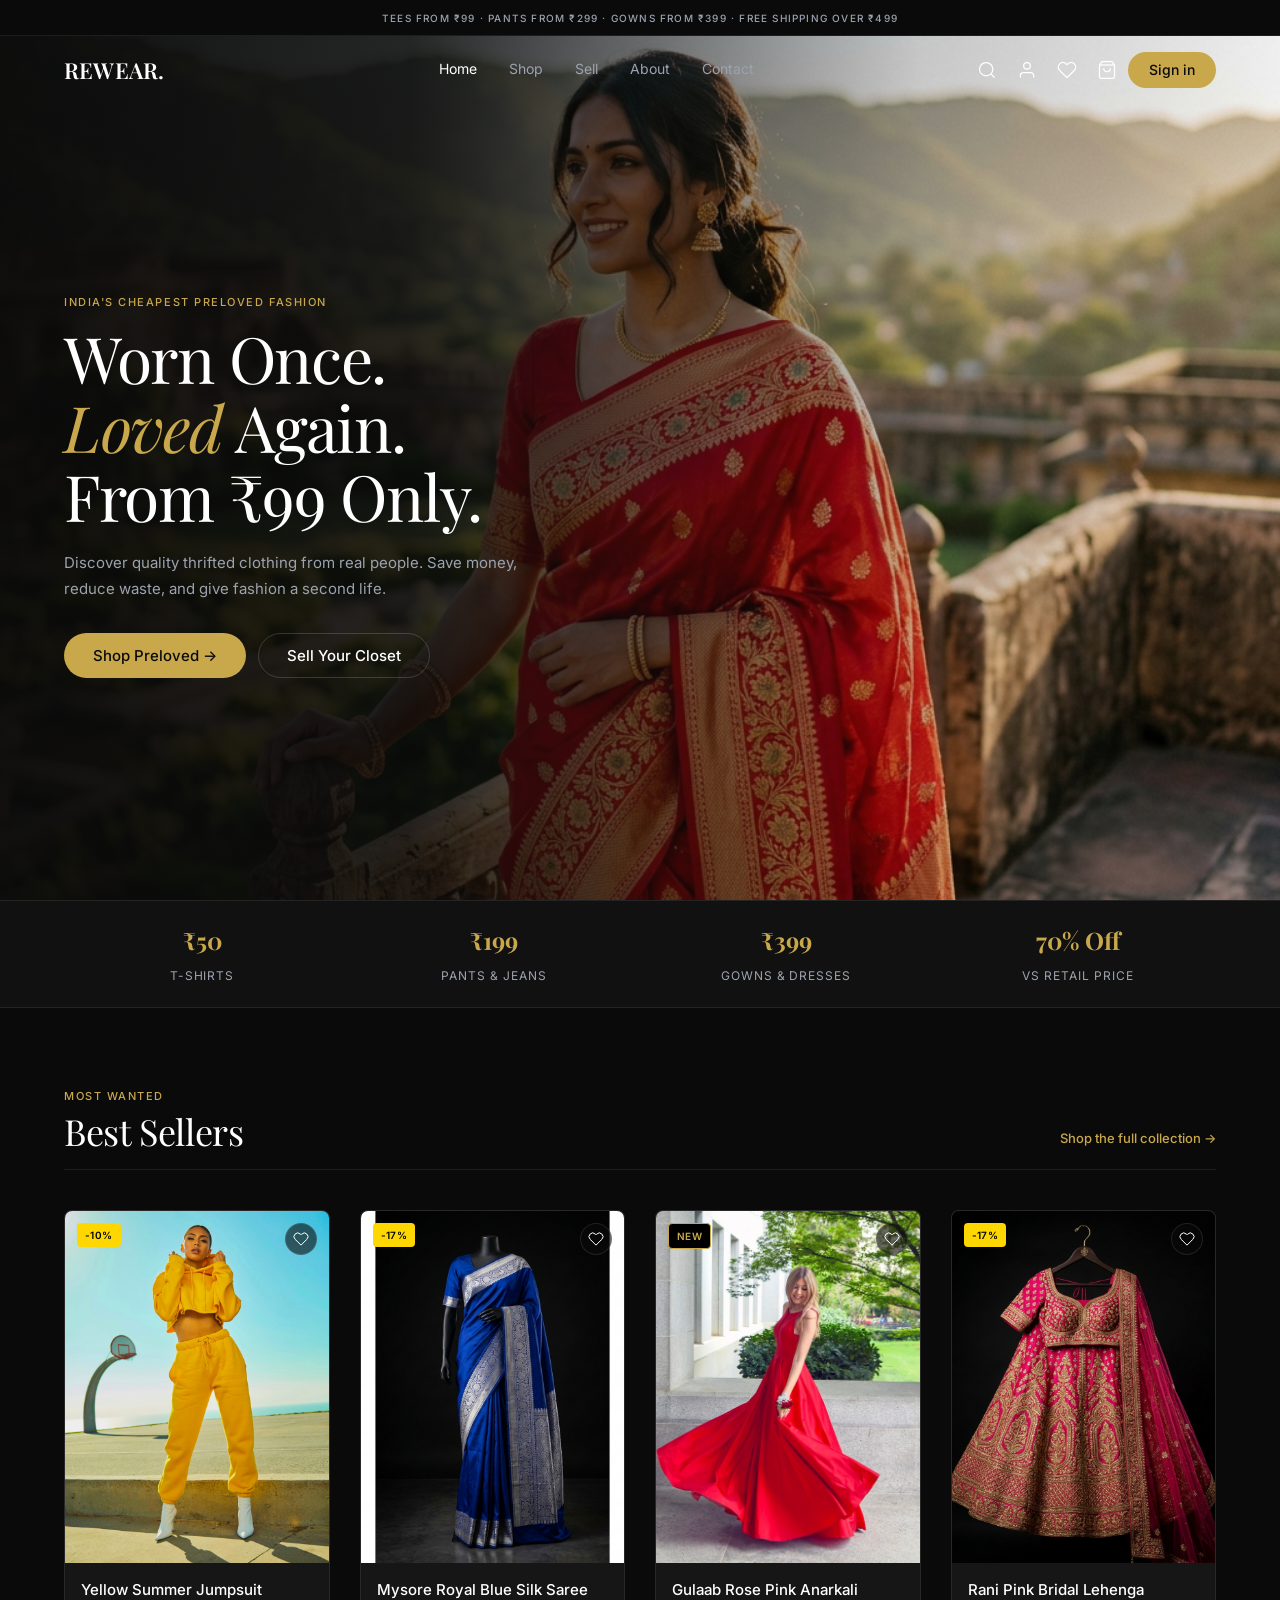
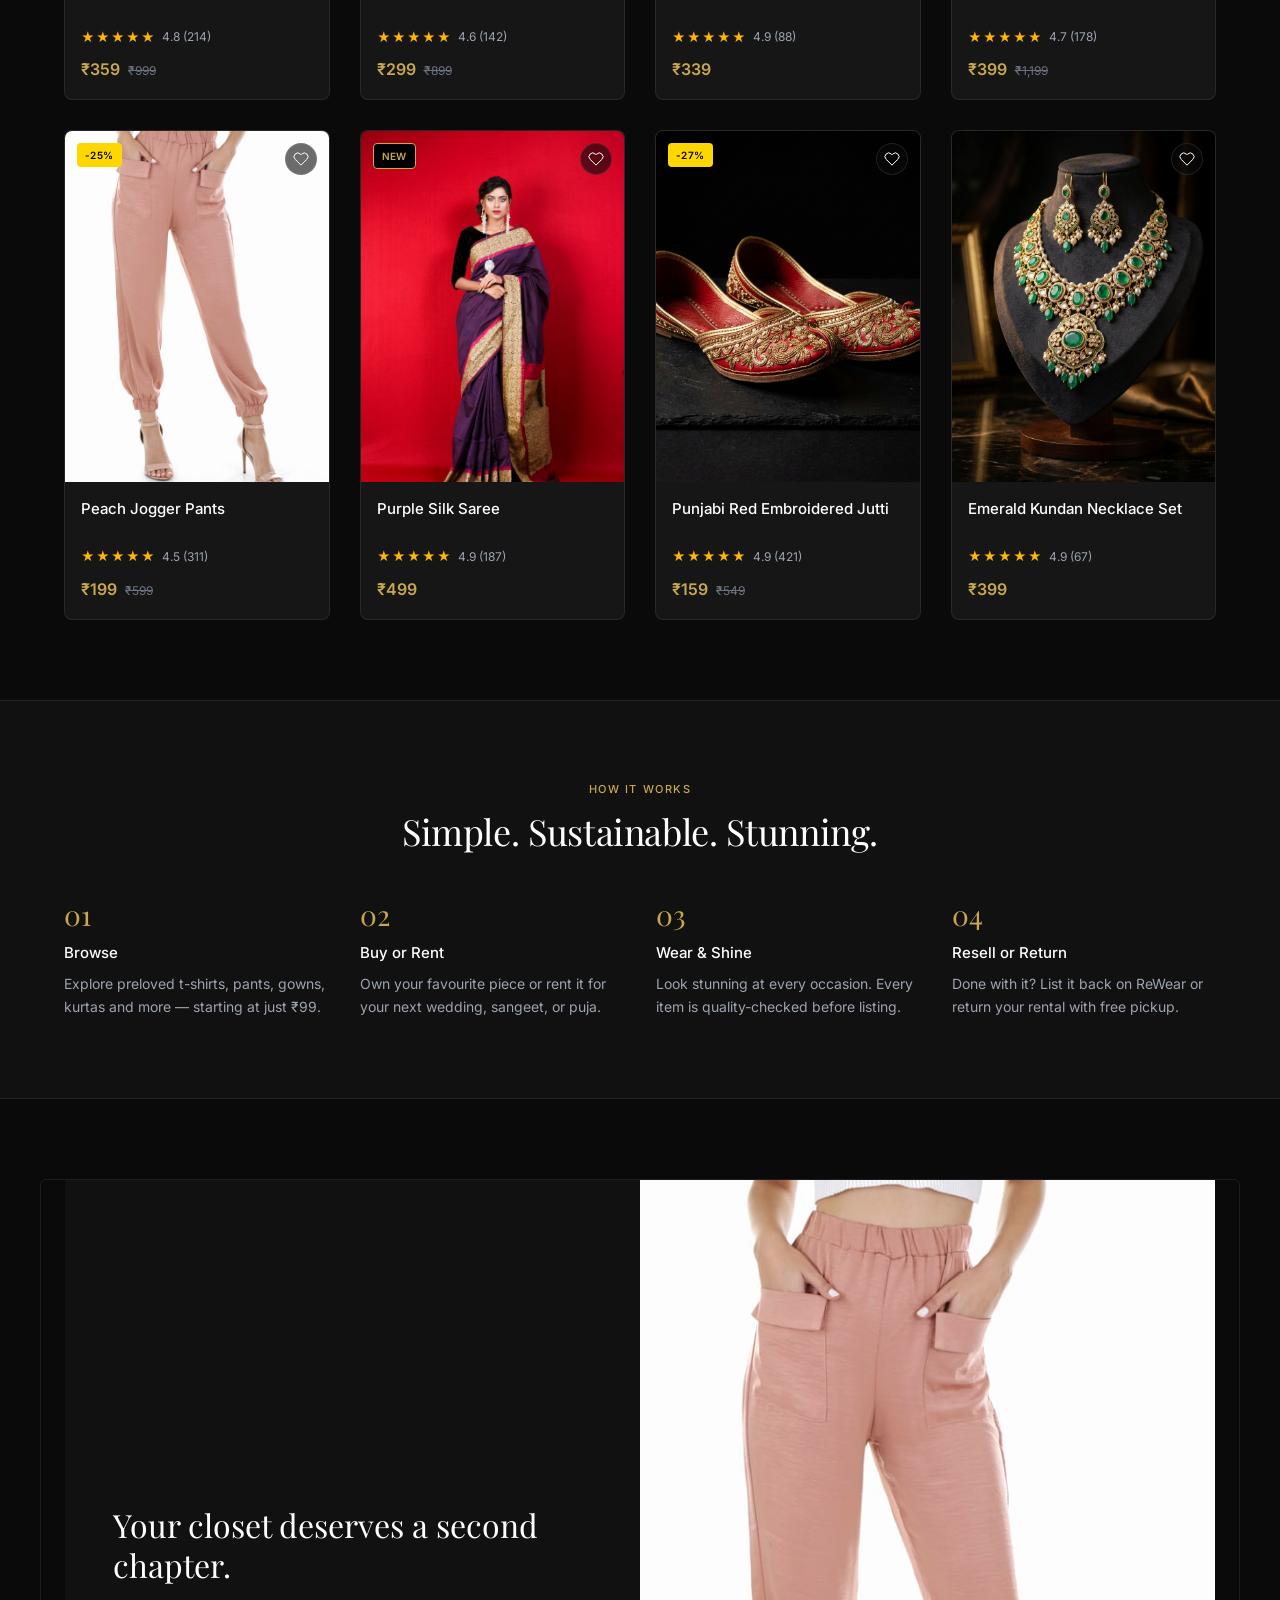
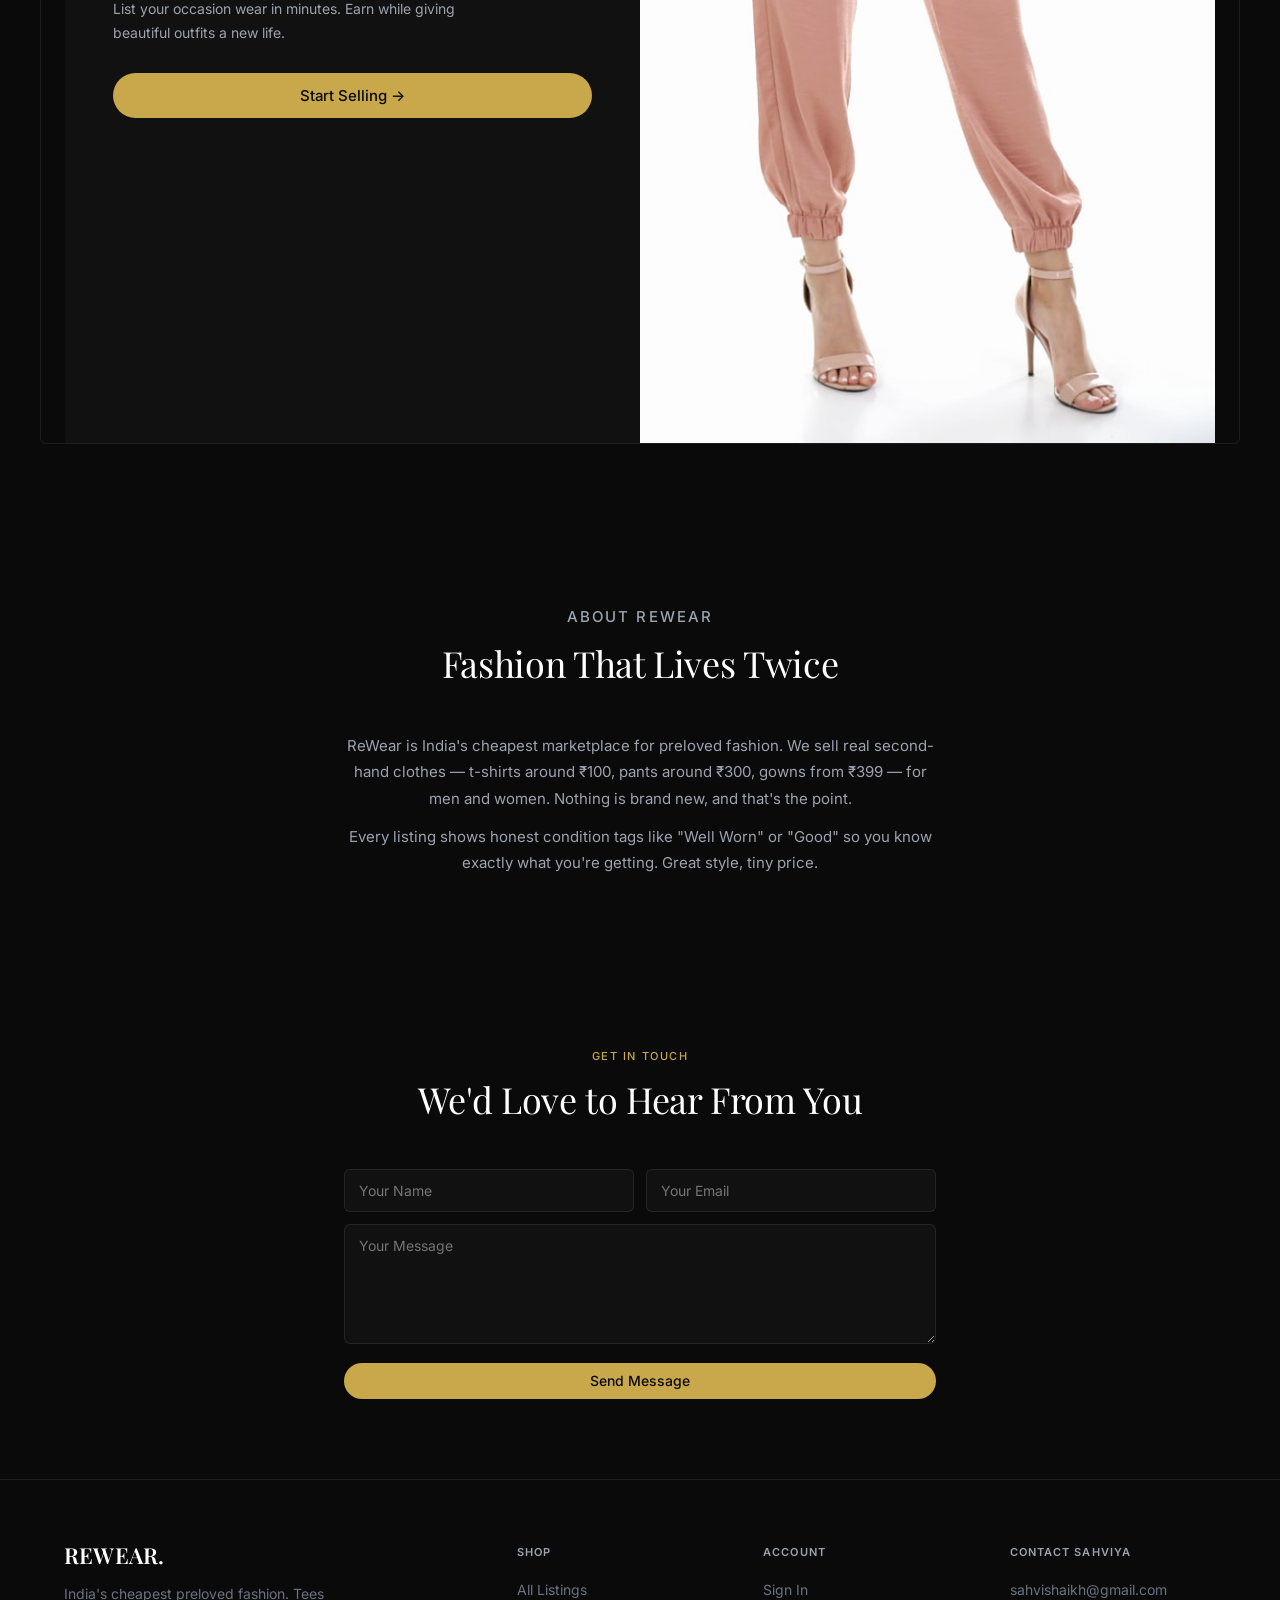
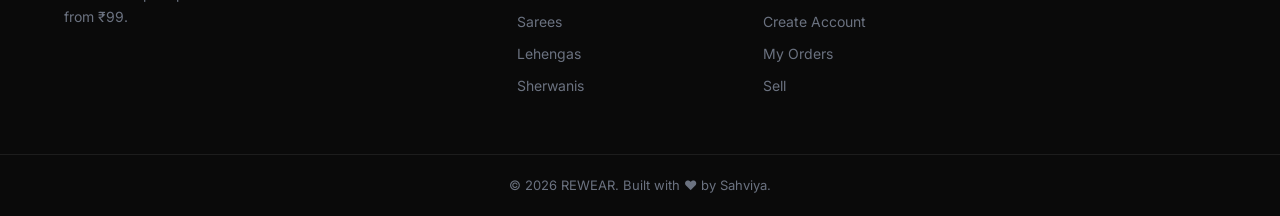
<file: frontend/index.html>
<!DOCTYPE html>
<html lang="en">

<head>
    <meta charset="UTF-8">
    <meta name="viewport" content="width=device-width, initial-scale=1.0">
    <title>REWEAR. — Preloved Indian Occasion Wear</title>
    <link rel="preconnect" href="https://fonts.googleapis.com">
    <link rel="preconnect" href="https://fonts.gstatic.com" crossorigin>
    <link
        href="https://fonts.googleapis.com/css2?family=Inter:wght@400;500;600&family=Playfair+Display:ital,wght@0,400;0,600;0,700;1,400;1,600&display=swap"
        rel="stylesheet">
    <link rel="stylesheet" href="style.css">
</head>

<body class="page-home">
    <div class="site-top" id="siteTop">
        <div class="announcement-bar">
            <div class="container announcement-bar__inner">
                TEES FROM ₹99 · PANTS FROM ₹299 · GOWNS FROM ₹399 · FREE SHIPPING OVER ₹499
            </div>
        </div>

        <header class="site-header">
            <div class="container navbar">
                <a href="index.html" class="logo">REWEAR.</a>

                <nav class="nav-links" aria-label="Main navigation">
                    <a href="index.html" class="active">Home</a>
                    <a href="marketplace.html">Shop</a>
                    <a href="seller-dashboard.html">Sell</a>
                    <a href="#about">About</a>
                    <a href="#contact">Contact</a>
                </nav>

                <div class="nav-actions">
                    <button class="icon-btn" type="button" aria-label="Search">
                        <svg width="20" height="20" viewBox="0 0 24 24" fill="none" stroke="currentColor"
                            stroke-width="1.5">
                            <circle cx="11" cy="11" r="8" />
                            <path d="m21 21-4.35-4.35" />
                        </svg>
                    </button>
                    <a href="buyer-dashboard.html" class="icon-btn" aria-label="Account">
                        <svg width="20" height="20" viewBox="0 0 24 24" fill="none" stroke="currentColor"
                            stroke-width="1.5">
                            <path d="M20 21v-2a4 4 0 0 0-4-4H8a4 4 0 0 0-4 4v2" />
                            <circle cx="12" cy="7" r="4" />
                        </svg>
                    </a>
                    <button class="icon-btn" type="button" aria-label="Wishlist" onclick="window.location.href='buyer-dashboard.html'">
                        <svg width="20" height="20" viewBox="0 0 24 24" fill="none" stroke="currentColor"
                            stroke-width="1.5">
                            <path
                                d="M20.84 4.61a5.5 5.5 0 0 0-7.78 0L12 5.67l-1.06-1.06a5.5 5.5 0 0 0-7.78 7.78l1.06 1.06L12 21.23l7.78-7.78 1.06-1.06a5.5 5.5 0 0 0 0-7.78z" />
                        </svg>
                    </button>
                    <button class="icon-btn" type="button" aria-label="Cart" onclick="window.location.href='cart.html'">
                        <svg width="20" height="20" viewBox="0 0 24 24" fill="none" stroke="currentColor"
                            stroke-width="1.5">
                            <path d="M6 2 3 6v14a2 2 0 0 0 2 2h14a2 2 0 0 0 2-2V6l-3-4z" />
                            <line x1="3" y1="6" x2="21" y2="6" />
                            <path d="M16 10a4 4 0 0 1-8 0" />
                        </svg>
                    </button>
                    <a href="login.html" class="btn btn-gold">Sign in</a>
                </div>

                <button class="mobile-menu-btn" type="button" aria-label="Open menu">
                    <svg width="22" height="22" viewBox="0 0 24 24" fill="none" stroke="currentColor"
                        stroke-width="1.5">
                        <line x1="3" y1="6" x2="21" y2="6" />
                        <line x1="3" y1="12" x2="21" y2="12" />
                        <line x1="3" y1="18" x2="21" y2="18" />
                    </svg>
                </button>
            </div>
        </header>
    </div>

    <section class="hero">
        <div class="hero__media">
            <img src="assets/carousel-1.png" alt="Young friends shopping for fashion">
        </div>
        <div class="hero__overlay"></div>
        <div class="container hero__inner">
            <div class="hero__content">
                <p class="eyebrow">INDIA'S CHEAPEST PRELOVED FASHION</p>
                <h1 class="hero__title">
                    Worn Once.<br>
                    <em>Loved</em> Again.<br>
                    From ₹99 Only.
                </h1>
                <p class="hero__text">Discover quality thrifted clothing from real people. Save money, reduce waste, and give fashion a second life.</p>
                <div class="hero__actions">
                    <a href="marketplace.html" class="btn btn-gold btn-lg">Shop Preloved →</a>
                    <a href="seller-dashboard.html" class="btn btn-outline btn-lg">Sell Your Closet</a>
                </div>
            </div>
        </div>
    </section>

    <section class="budget-strip">
        <div class="container budget-strip__grid">
            <div class="budget-strip__item">
                <strong>₹50</strong>
                <span>T-Shirts</span>
            </div>
            <div class="budget-strip__item">
                <strong>₹199</strong>
                <span>Pants & Jeans</span>
            </div>
            <div class="budget-strip__item">
                <strong>₹399</strong>
                <span>Gowns & Dresses</span>
            </div>
            <div class="budget-strip__item">
                <strong>70% Off</strong>
                <span>vs Retail Price</span>
            </div>
        </div>
    </section>



    <section class="section featured">
        <div class="container">
            <div class="section-header-row">
                <div class="section-head-left">
                    <p class="eyebrow">MOST WANTED</p>
                    <h2 class="section-head__title">Best Sellers</h2>
                </div>
                <a href="marketplace.html" class="shop-all-link">Shop the full collection &rarr;</a>
            </div>

            <div class="products-grid">
                <!-- Product 1 -->
                <a href="product-detail.html?id=yellow-jumpsuit" class="product-card-link">
                    <article class="product-card-v2">
                        <div class="product-card-v2__image-container">
                            <img src="assets/hero-fashion.jpg" alt="Yellow Summer Jumpsuit"
                                class="product-card-v2__img">
                            <span class="product-card-v2__badge badge-discount">-10%</span>
                            <button class="product-card-v2__wishlist-btn" type="button" aria-label="Add to wishlist"
                                onclick="event.preventDefault(); toggleWishlist(this, 'yellow-jumpsuit');">
                                <svg width="16" height="16" viewBox="0 0 24 24" fill="none" stroke="currentColor"
                                    stroke-width="1.5">
                                    <path
                                        d="M20.84 4.61a5.5 5.5 0 0 0-7.78 0L12 5.67l-1.06-1.06a5.5 5.5 0 0 0-7.78 7.78l1.06 1.06L12 21.23l7.78-7.78 1.06-1.06a5.5 5.5 0 0 0 0-7.78z" />
                                </svg>
                            </button>
                        </div>
                        <div class="product-card-v2__details">
                            <h3 class="product-card-v2__title">Yellow Summer Jumpsuit</h3>
                            <div class="product-card-v2__rating">
                                <div class="stars-gold">★★★★★</div>
                                <span class="rating-text">4.8 (214)</span>
                            </div>
                            <div class="product-card-v2__pricing">
                                <span class="price-now">₹359</span>
                                <span class="price-was">₹999</span>
                            </div>
                        </div>
                    </article>
                </a>

                <!-- Product 2 -->
                <a href="product-detail.html?id=mysore-saree" class="product-card-link">
                    <article class="product-card-v2">
                        <div class="product-card-v2__image-container">
                            <img src="assets/mysore-blue-saree.png" alt="Mysore Royal Blue Silk Saree"
                                class="product-card-v2__img">
                            <span class="product-card-v2__badge badge-discount">-17%</span>
                            <button class="product-card-v2__wishlist-btn" type="button" aria-label="Add to wishlist"
                                onclick="event.preventDefault(); toggleWishlist(this, 'mysore-saree');">
                                <svg width="16" height="16" viewBox="0 0 24 24" fill="none" stroke="currentColor"
                                    stroke-width="1.5">
                                    <path
                                        d="M20.84 4.61a5.5 5.5 0 0 0-7.78 0L12 5.67l-1.06-1.06a5.5 5.5 0 0 0-7.78 7.78l1.06 1.06L12 21.23l7.78-7.78 1.06-1.06a5.5 5.5 0 0 0 0-7.78z" />
                                </svg>
                            </button>
                        </div>
                        <div class="product-card-v2__details">
                            <h3 class="product-card-v2__title">Mysore Royal Blue Silk Saree</h3>
                            <div class="product-card-v2__rating">
                                <div class="stars-gold">★★★★★</div>
                                <span class="rating-text">4.6 (142)</span>
                            </div>
                            <div class="product-card-v2__pricing">
                                <span class="price-now">₹299</span>
                                <span class="price-was">₹899</span>
                            </div>
                        </div>
                    </article>
                </a>

                <!-- Product 3 -->
                <a href="product-detail.html?id=rose-pink-anarkali" class="product-card-link">
                    <article class="product-card-v2">
                        <div class="product-card-v2__image-container">
                            <img src="assets/product-anarkali.jpg" alt="Gulaab Rose Pink Anarkali"
                                class="product-card-v2__img">
                            <span class="product-card-v2__badge badge-new">NEW</span>
                            <button class="product-card-v2__wishlist-btn" type="button" aria-label="Add to wishlist"
                                onclick="event.preventDefault(); toggleWishlist(this, 'rose-pink-anarkali');">
                                <svg width="16" height="16" viewBox="0 0 24 24" fill="none" stroke="currentColor"
                                    stroke-width="1.5">
                                    <path
                                        d="M20.84 4.61a5.5 5.5 0 0 0-7.78 0L12 5.67l-1.06-1.06a5.5 5.5 0 0 0-7.78 7.78l1.06 1.06L12 21.23l7.78-7.78 1.06-1.06a5.5 5.5 0 0 0 0-7.78z" />
                                </svg>
                            </button>
                        </div>
                        <div class="product-card-v2__details">
                            <h3 class="product-card-v2__title">Gulaab Rose Pink Anarkali</h3>
                            <div class="product-card-v2__rating">
                                <div class="stars-gold">★★★★★</div>
                                <span class="rating-text">4.9 (88)</span>
                            </div>
                            <div class="product-card-v2__pricing">
                                <span class="price-now">₹339</span>
                            </div>
                        </div>
                    </article>
                </a>

                <!-- Product 4 -->
                <a href="product-detail.html?id=pink-lehenga" class="product-card-link">
                    <article class="product-card-v2">
                        <div class="product-card-v2__image-container">
                            <img src="assets/product-lehenga.png" alt="Rani Pink Bridal Lehenga"
                                class="product-card-v2__img">
                            <span class="product-card-v2__badge badge-discount">-17%</span>
                            <button class="product-card-v2__wishlist-btn" type="button" aria-label="Add to wishlist"
                                onclick="event.preventDefault(); toggleWishlist(this, 'pink-lehenga');">
                                <svg width="16" height="16" viewBox="0 0 24 24" fill="none" stroke="currentColor"
                                    stroke-width="1.5">
                                    <path
                                        d="M20.84 4.61a5.5 5.5 0 0 0-7.78 0L12 5.67l-1.06-1.06a5.5 5.5 0 0 0-7.78 7.78l1.06 1.06L12 21.23l7.78-7.78 1.06-1.06a5.5 5.5 0 0 0 0-7.78z" />
                                </svg>
                            </button>
                        </div>
                        <div class="product-card-v2__details">
                            <h3 class="product-card-v2__title">Rani Pink Bridal Lehenga</h3>
                            <div class="product-card-v2__rating">
                                <div class="stars-gold">★★★★★</div>
                                <span class="rating-text">4.7 (178)</span>
                            </div>
                            <div class="product-card-v2__pricing">
                                <span class="price-now">₹399</span>
                                <span class="price-was">₹1,199</span>
                            </div>
                        </div>
                    </article>
                </a>

                <!-- Product 5 -->
                <a href="product-detail.html?id=peach-joggers" class="product-card-link">
                    <article class="product-card-v2">
                        <div class="product-card-v2__image-container">
                            <img src="assets/product-kurta.jpg" alt="Peach Jogger Pants" class="product-card-v2__img">
                            <span class="product-card-v2__badge badge-discount">-25%</span>
                            <button class="product-card-v2__wishlist-btn" type="button" aria-label="Add to wishlist"
                                onclick="event.preventDefault(); toggleWishlist(this, 'peach-joggers');">
                                <svg width="16" height="16" viewBox="0 0 24 24" fill="none" stroke="currentColor"
                                    stroke-width="1.5">
                                    <path
                                        d="M20.84 4.61a5.5 5.5 0 0 0-7.78 0L12 5.67l-1.06-1.06a5.5 5.5 0 0 0-7.78 7.78l1.06 1.06L12 21.23l7.78-7.78 1.06-1.06a5.5 5.5 0 0 0 0-7.78z" />
                                </svg>
                            </button>
                        </div>
                        <div class="product-card-v2__details">
                            <h3 class="product-card-v2__title">Peach Jogger Pants</h3>
                            <div class="product-card-v2__rating">
                                <div class="stars-gold">★★★★★</div>
                                <span class="rating-text">4.5 (311)</span>
                            </div>
                            <div class="product-card-v2__pricing">
                                <span class="price-now">₹199</span>
                                <span class="price-was">₹599</span>
                            </div>
                        </div>
                    </article>
                </a>

                <!-- Product 6 -->
                <a href="product-detail.html?id=purple-saree" class="product-card-link">
                    <article class="product-card-v2">
                        <div class="product-card-v2__image-container">
                            <img src="assets/product-sherwani.jpg" alt="Purple Silk Saree"
                                class="product-card-v2__img">
                            <span class="product-card-v2__badge badge-new">NEW</span>
                            <button class="product-card-v2__wishlist-btn" type="button" aria-label="Add to wishlist"
                                onclick="event.preventDefault(); toggleWishlist(this, 'purple-saree');">
                                <svg width="16" height="16" viewBox="0 0 24 24" fill="none" stroke="currentColor"
                                    stroke-width="1.5">
                                    <path
                                        d="M20.84 4.61a5.5 5.5 0 0 0-7.78 0L12 5.67l-1.06-1.06a5.5 5.5 0 0 0-7.78 7.78l1.06 1.06L12 21.23l7.78-7.78 1.06-1.06a5.5 5.5 0 0 0 0-7.78z" />
                                </svg>
                            </button>
                        </div>
                        <div class="product-card-v2__details">
                            <h3 class="product-card-v2__title">Purple Silk Saree</h3>
                            <div class="product-card-v2__rating">
                                <div class="stars-gold">★★★★★</div>
                                <span class="rating-text">4.9 (187)</span>
                            </div>
                            <div class="product-card-v2__pricing">
                                <span class="price-now">₹499</span>
                            </div>
                        </div>
                    </article>
                </a>

                <!-- Product 7 -->
                <a href="product-detail.html?id=red-jutti" class="product-card-link">
                    <article class="product-card-v2">
                        <div class="product-card-v2__image-container">
                            <img src="assets/punjabi-red-jutti.png" alt="Punjabi Red Embroidered Jutti"
                                class="product-card-v2__img">
                            <span class="product-card-v2__badge badge-discount">-27%</span>
                            <button class="product-card-v2__wishlist-btn" type="button" aria-label="Add to wishlist"
                                onclick="event.preventDefault(); toggleWishlist(this, 'red-jutti');">
                                <svg width="16" height="16" viewBox="0 0 24 24" fill="none" stroke="currentColor"
                                    stroke-width="1.5">
                                    <path
                                        d="M20.84 4.61a5.5 5.5 0 0 0-7.78 0L12 5.67l-1.06-1.06a5.5 5.5 0 0 0-7.78 7.78l1.06 1.06L12 21.23l7.78-7.78 1.06-1.06a5.5 5.5 0 0 0 0-7.78z" />
                                </svg>
                            </button>
                        </div>
                        <div class="product-card-v2__details">
                            <h3 class="product-card-v2__title">Punjabi Red Embroidered Jutti</h3>
                            <div class="product-card-v2__rating">
                                <div class="stars-gold">★★★★★</div>
                                <span class="rating-text">4.9 (421)</span>
                            </div>
                            <div class="product-card-v2__pricing">
                                <span class="price-now">₹159</span>
                                <span class="price-was">₹549</span>
                            </div>
                        </div>
                    </article>
                </a>

                <!-- Product 8 -->
                <a href="product-detail.html?id=kundan-necklace" class="product-card-link">
                    <article class="product-card-v2">
                        <div class="product-card-v2__image-container">
                            <img src="assets/emerald-kundan-necklace.png" alt="Emerald Kundan Necklace Set"
                                class="product-card-v2__img">
                            <button class="product-card-v2__wishlist-btn" type="button" aria-label="Add to wishlist"
                                onclick="event.preventDefault(); toggleWishlist(this, 'kundan-necklace');">
                                <svg width="16" height="16" viewBox="0 0 24 24" fill="none" stroke="currentColor"
                                    stroke-width="1.5">
                                    <path
                                        d="M20.84 4.61a5.5 5.5 0 0 0-7.78 0L12 5.67l-1.06-1.06a5.5 5.5 0 0 0-7.78 7.78l1.06 1.06L12 21.23l7.78-7.78 1.06-1.06a5.5 5.5 0 0 0 0-7.78z" />
                                </svg>
                            </button>
                        </div>
                        <div class="product-card-v2__details">
                            <h3 class="product-card-v2__title">Emerald Kundan Necklace Set</h3>
                            <div class="product-card-v2__rating">
                                <div class="stars-gold">★★★★★</div>
                                <span class="rating-text">4.9 (67)</span>
                            </div>
                            <div class="product-card-v2__pricing">
                                <span class="price-now">₹399</span>
                            </div>
                        </div>
                    </article>
                </a>
            </div>
        </div>
    </section>

    <section class="section how-it-works" id="how-it-works">
        <div class="container">
            <header class="section-head">
                <p class="eyebrow">HOW IT WORKS</p>
                <h2 class="section-head__title">Simple. Sustainable. Stunning.</h2>
            </header>
            <div class="steps-grid">
                <div class="step-card">
                    <span class="step-card__num">01</span>
                    <h3>Browse</h3>
                    <p>Explore preloved t-shirts, pants, gowns, kurtas and more — starting at just ₹99.</p>
                </div>
                <div class="step-card">
                    <span class="step-card__num">02</span>
                    <h3>Buy or Rent</h3>
                    <p>Own your favourite piece or rent it for your next wedding, sangeet, or puja.</p>
                </div>
                <div class="step-card">
                    <span class="step-card__num">03</span>
                    <h3>Wear & Shine</h3>
                    <p>Look stunning at every occasion. Every item is quality-checked before listing.</p>
                </div>
                <div class="step-card">
                    <span class="step-card__num">04</span>
                    <h3>Resell or Return</h3>
                    <p>Done with it? List it back on ReWear or return your rental with free pickup.</p>
                </div>
            </div>
        </div>
    </section>

    <section class="section promo">
        <div class="container promo__grid">
            <div class="promo__copy">
                <h2>Your closet deserves a second chapter.</h2>
                <p>List your occasion wear in minutes. Earn while giving beautiful outfits a new life.</p>
                <a href="seller-dashboard.html" class="btn btn-gold btn-lg">Start Selling →</a>
            </div>
            <div class="promo__media">
                <img src="assets/product-kurta.jpg" alt="Traditional Indian wear">
            </div>
        </div>
    </section>

    <section class="section about" id="about">
        <div class="container about__inner">
            <header class="section-head">
                <p class="eyebrow">ABOUT REWEAR</p>
                <h2 class="section-head__title">Fashion That Lives Twice</h2>
            </header>
            <p>ReWear is India's cheapest marketplace for preloved fashion. We sell real second-hand clothes — t-shirts
                around ₹100, pants around ₹300, gowns from ₹399 — for men and women. Nothing is brand new, and that's
                the point.</p>
            <p>Every listing shows honest condition tags like "Well Worn" or "Good" so you know exactly what you're
                getting. Great style, tiny price.</p>
        </div>
    </section>

    <section class="section contact" id="contact">
        <div class="container contact__inner">
            <header class="section-head">
                <p class="eyebrow">GET IN TOUCH</p>
                <h2 class="section-head__title">We'd Love to Hear From You</h2>
            </header>
            <form class="contact-form">
                <div class="form-row">
                    <input type="text" placeholder="Your Name" required>
                    <input type="email" placeholder="Your Email" required>
                </div>
                <textarea placeholder="Your Message" rows="4" required></textarea>
                <button type="submit" class="btn btn-gold btn-block">Send Message</button>
            </form>
        </div>
    </section>

    <footer class="site-footer">
        <div class="container footer__grid">
            <div class="footer__brand">
                <span class="logo">REWEAR.</span>
                <p>India's cheapest preloved fashion. Tees from ₹99.</p>
            </div>
            <div class="footer__col">
                <h4>Shop</h4>
                <ul>
                    <li><a href="marketplace.html">All Listings</a></li>
                    <li><a href="marketplace.html">Sarees</a></li>
                    <li><a href="marketplace.html">Lehengas</a></li>
                    <li><a href="marketplace.html">Sherwanis</a></li>
                </ul>
            </div>
            <div class="footer__col">
                <h4>Account</h4>
                <ul>
                    <li><a href="login.html">Sign In</a></li>
                    <li><a href="register.html">Create Account</a></li>
                    <li><a href="buyer-dashboard.html">My Orders</a></li>
                    <li><a href="seller-dashboard.html">Sell</a></li>
                </ul>
            </div>
            <div class="footer__col">
                <h4>Contact Sahviya</h4>
                <ul>
                    <li><a href="mailto:sahvishaikh@gmail.com">sahvishaikh@gmail.com</a></li>
                </ul>
            </div>
        </div>
        <div class="footer__bottom">
            <div class="container">
                <p>&copy; 2026 REWEAR. Built with ❤️ by Sahviya.</p>
            </div>
        </div>
    </footer>

    <script src="script.js?v=5"></script>
</body>

</html>
</file>
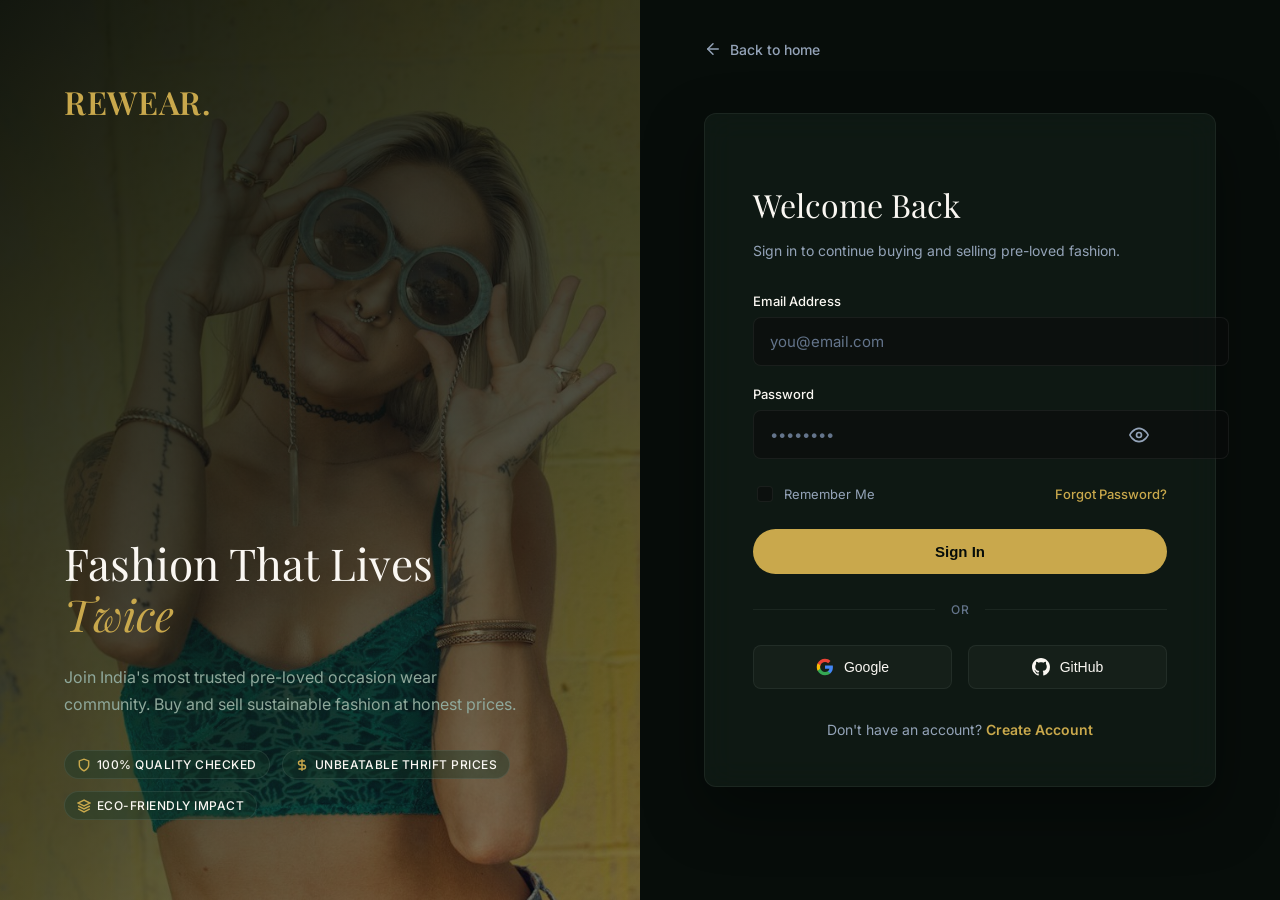
<file: frontend/admin-dashboard.html>
<!DOCTYPE html>
<html lang="en">
<head>
    <meta charset="UTF-8">
    <meta name="viewport" content="width=device-width, initial-scale=1.0">
    <title>Admin — REWEAR.</title>
    <link rel="preconnect" href="https://fonts.googleapis.com">
    <link rel="preconnect" href="https://fonts.gstatic.com" crossorigin>
    <link href="https://fonts.googleapis.com/css2?family=Inter:wght@400;500;600&family=Playfair+Display:wght@400;600&display=swap" rel="stylesheet">
    <link rel="stylesheet" href="style.css">
</head>
<body class="page-inner">
    <div class="site-top" id="siteTop">
        <div class="announcement-bar">
            <div class="container announcement-bar__inner">
                TEES FROM ₹99 · PANTS FROM ₹299 · GOWNS FROM ₹399 · FREE SHIPPING OVER ₹499
            </div>
        </div>
        <header class="site-header">
            <div class="container navbar">
                <a href="index.html" class="logo">REWEAR.</a>
                <nav class="nav-links" aria-label="Main navigation">
                    <a href="index.html">Home</a>
                    <a href="admin-dashboard.html" class="active">Admin</a>
                </nav>
                <div class="nav-actions">
                    <a href="login.html" class="btn btn-outline btn-sm">Sign in</a>
                </div>
                <button class="mobile-menu-btn" type="button" aria-label="Open menu"><svg width="22" height="22" viewBox="0 0 24 24" fill="none" stroke="currentColor" stroke-width="1.5"><line x1="3" y1="6" x2="21" y2="6"/><line x1="3" y1="12" x2="21" y2="12"/><line x1="3" y1="18" x2="21" y2="18"/></svg></button>
            </div>
        </header>
    </div>

    <main class="container">
        <section class="dashboard-header">
            <h2>Admin Dashboard</h2>
            <p>Manage users, products, and platform operations</p>
        </section>

        <section class="dashboard-tabs">
            <button class="tab-btn active" data-tab="pending">Pending Approvals</button>
            <button class="tab-btn" data-tab="users">User Management</button>
            <button class="tab-btn" data-tab="products">All Products</button>
            <button class="tab-btn" data-tab="stats">Platform Statistics</button>
        </section>

        <section id="pending" class="tab-content active">
            <h3>Pending Product Approvals</h3>
            <div class="approval-list">
                <div class="approval-card">
                    <div class="approval-info">
                        <h4>Summer Floral Dress</h4>
                        <p>Seller: Jane Smith</p>
                        <p>Category: Dresses</p>
                        <p>Daily Rental: ₹25</p>
                        <p>Purchase Price: ₹89</p>
                        <p>Submitted: Jan 19, 2024</p>
                    </div>
                    <div class="approval-actions">
                        <button class="btn approve-btn">Approve</button>
                        <button class="btn reject-btn">Reject</button>
                        <button class="btn view-btn">View Details</button>
                    </div>
                </div>

                <div class="approval-card">
                    <div class="approval-info">
                        <h4>Designer Handbag</h4>
                        <p>Seller: Mike Johnson</p>
                        <p>Category: Accessories</p>
                        <p>Daily Rental: ₹20</p>
                        <p>Purchase Price: ₹1,200</p>
                        <p>Submitted: Jan 18, 2024</p>
                    </div>
                    <div class="approval-actions">
                        <button class="btn approve-btn">Approve</button>
                        <button class="btn reject-btn">Reject</button>
                        <button class="btn view-btn">View Details</button>
                    </div>
                </div>

                <div class="approval-card">
                    <div class="approval-info">
                        <h4>Formal Blazer</h4>
                        <p>Seller: Sarah Williams</p>
                        <p>Category: Suits</p>
                        <p>Daily Rental: ₹40</p>
                        <p>Purchase Price: ₹380</p>
                        <p>Submitted: Jan 17, 2024</p>
                    </div>
                    <div class="approval-actions">
                        <button class="btn approve-btn">Approve</button>
                        <button class="btn reject-btn">Reject</button>
                        <button class="btn view-btn">View Details</button>
                    </div>
                </div>
            </div>
        </section>

        <section id="users" class="tab-content">
            <h3>User Management</h3>
            <div class="user-list">
                <div class="user-card">
                    <div class="user-info">
                        <h4>John Doe</h4>
                        <p>Email: john@example.com</p>
                        <p>Type: Buyer</p>
                        <p>Joined: Jan 10, 2024</p>
                    </div>
                    <div class="user-actions">
                        <button class="btn view-btn">View Profile</button>
                        <button class="btn deactivate-btn">Deactivate</button>
                    </div>
                </div>

                <div class="user-card">
                    <div class="user-info">
                        <h4>Jane Smith</h4>
                        <p>Email: jane@example.com</p>
                        <p>Type: Seller</p>
                        <p>Joined: Jan 12, 2024</p>
                    </div>
                    <div class="user-actions">
                        <button class="btn view-btn">View Profile</button>
                        <button class="btn deactivate-btn">Deactivate</button>
                    </div>
                </div>

                <div class="user-card">
                    <div class="user-info">
                        <h4>Mike Johnson</h4>
                        <p>Email: mike@example.com</p>
                        <p>Type: Seller</p>
                        <p>Joined: Jan 15, 2024</p>
                    </div>
                    <div class="user-actions">
                        <button class="btn view-btn">View Profile</button>
                        <button class="btn deactivate-btn">Deactivate</button>
                    </div>
                </div>
            </div>
        </section>

        <section id="products" class="tab-content">
            <h3>All Products</h3>
            <div class="product-filters">
                <select id="productStatusFilter">
                    <option value="">All Status</option>
                    <option value="pending">Pending</option>
                    <option value="approved">Approved</option>
                    <option value="rejected">Rejected</option>
                    <option value="available">Available</option>
                    <option value="rented">Rented</option>
                    <option value="sold">Sold</option>
                </select>
            </div>
            <div class="product-list">
                <div class="product-card">
                    <div class="product-image">
                        <img src="assets/product-anarkali.jpg" alt="Product">
                    </div>
                    <div class="product-info">
                        <h4>Elegant Evening Dress</h4>
                        <p>Seller: Jane Smith</p>
                        <p>Status: <span class="status approved">Approved</span></p>
                        <div class="product-actions">
                            <button class="btn view-btn">View</button>
                            <button class="btn edit-btn">Edit</button>
                        </div>
                    </div>
                </div>

                <div class="product-card">
                    <div class="product-image">
                        <img src="assets/product-anarkali.jpg" alt="Product">
                    </div>
                    <div class="product-info">
                        <h4>Classic Black Suit</h4>
                        <p>Seller: Mike Johnson</p>
                        <p>Status: <span class="status available">Available</span></p>
                        <div class="product-actions">
                            <button class="btn view-btn">View</button>
                            <button class="btn edit-btn">Edit</button>
                        </div>
                    </div>
                </div>
            </div>
        </section>

        <section id="stats" class="tab-content">
            <h3>Platform Statistics</h3>
            <div class="stats-grid">
                <div class="stat-card">
                    <h4>Total Users</h4>
                    <p class="stat-value">1,234</p>
                </div>
                <div class="stat-card">
                    <h4>Total Products</h4>
                    <p class="stat-value">567</p>
                </div>
                <div class="stat-card">
                    <h4>Total Orders</h4>
                    <p class="stat-value">890</p>
                </div>
                <div class="stat-card">
                    <h4>Total Rentals</h4>
                    <p class="stat-value">456</p>
                </div>
                <div class="stat-card">
                    <h4>Active Rentals</h4>
                    <p class="stat-value">78</p>
                </div>
                <div class="stat-card">
                    <h4>Pending Approvals</h4>
                    <p class="stat-value">12</p>
                </div>
                <div class="stat-card">
                    <h4>Total Revenue</h4>
                    <p class="stat-value">₹45,678</p>
                </div>
                <div class="stat-card">
                    <h4>This Month Revenue</h4>
                    <p class="stat-value">₹5,432</p>
                </div>
            </div>
        </section>
    </main>

    <footer>
        <div class="footer-content">
            <div class="footer-section">
                <h3>ReWear</h3>
                <p>Admin Panel</p>
            </div>
        </div>
        <div class="footer-bottom">
            <p>&copy; 2024 ReWear. All rights reserved.</p>
        </div>
    </footer>

    <script src="script.js?v=5"></script>
</body>
</html>
</file>
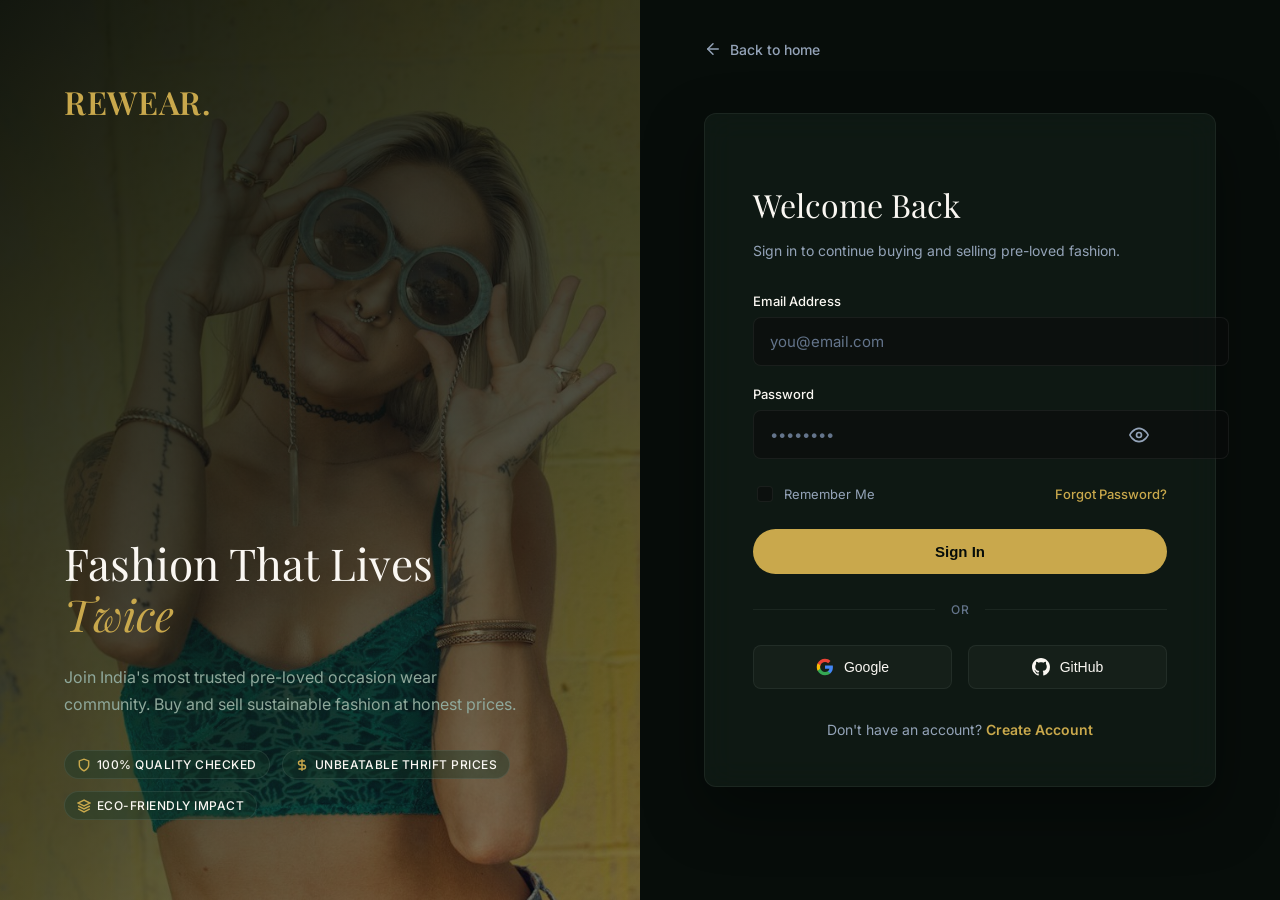
<file: frontend/buyer-dashboard.html>
<!DOCTYPE html>
<html lang="en">
<head>
    <meta charset="UTF-8">
    <meta name="viewport" content="width=device-width, initial-scale=1.0">
    <title>My Account — REWEAR.</title>
    <link rel="preconnect" href="https://fonts.googleapis.com">
    <link rel="preconnect" href="https://fonts.gstatic.com" crossorigin>
    <link href="https://fonts.googleapis.com/css2?family=Inter:wght@400;500;600&family=Playfair+Display:wght@400;600&display=swap" rel="stylesheet">
    <link rel="stylesheet" href="style.css">
</head>
<body class="page-inner">
    <div class="site-top" id="siteTop">
        <div class="announcement-bar">
            <div class="container announcement-bar__inner">
                TEES FROM ₹99 · PANTS FROM ₹299 · GOWNS FROM ₹399 · FREE SHIPPING OVER ₹499
            </div>
        </div>
        <header class="site-header">
            <div class="container navbar">
                <a href="index.html" class="logo">REWEAR.</a>
                <nav class="nav-links" aria-label="Main navigation">
                    <a href="index.html">Home</a>
                    <a href="marketplace.html">Shop</a>
                    <a href="buyer-dashboard.html" class="active">Dashboard</a>
                </nav>
                <div class="nav-actions">
                    <a href="login.html" class="btn btn-outline btn-sm">Sign in</a>
                </div>
                <button class="mobile-menu-btn" type="button" aria-label="Open menu"><svg width="22" height="22" viewBox="0 0 24 24" fill="none" stroke="currentColor" stroke-width="1.5"><line x1="3" y1="6" x2="21" y2="6"/><line x1="3" y1="12" x2="21" y2="12"/><line x1="3" y1="18" x2="21" y2="18"/></svg></button>
            </div>
        </header>
    </div>

    <main class="container">
        <section class="dashboard-header">
            <h2>Buyer Dashboard</h2>
            <p>Manage your rentals, orders, and wishlist</p>
        </section>

        <section class="dashboard-tabs">
            <button class="tab-btn active" data-tab="orders">My Orders</button>
            <button class="tab-btn" data-tab="rentals">My Rentals</button>
            <button class="tab-btn" data-tab="wishlist">Wishlist</button>
            <button class="tab-btn" data-tab="recommendations">Recommendations</button>
        </section>

        <section id="orders" class="tab-content active">
            <h3>My Orders</h3>
            <div class="order-list">
                <!-- Loaded dynamically from localStorage -->
            </div>
        </section>

        <section id="rentals" class="tab-content">
            <h3>My Rentals</h3>
            <div class="rental-list">
                <div class="rental-card">
                    <div class="rental-info">
                        <h4>Rental #567</h4>
                        <p>Product: Classic Black Suit</p>
                        <p>Rental Period: Jan 22 - Jan 25, 2024</p>
                        <p>Fee: ₹105</p>
                        <p>Status: <span class="status active">Active</span></p>
                    </div>
                    <div class="rental-actions">
                        <button class="btn return-btn">Return Item</button>
                    </div>
                </div>

                <div class="rental-card">
                    <div class="rental-info">
                        <h4>Rental #566</h4>
                        <p>Product: Summer Floral Dress</p>
                        <p>Rental Period: Jan 10 - Jan 13, 2024</p>
                        <p>Fee: ₹75</p>
                        <p>Status: <span class="status returned">Returned</span></p>
                    </div>
                    <div class="rental-actions">
                        <button class="btn rent-again-btn">Rent Again</button>
                    </div>
                </div>
            </div>
        </section>

        <section id="wishlist" class="tab-content">
            <h3>My Wishlist</h3>
            <div class="wishlist-grid products-grid" style="margin-top: 20px;">
                <!-- Loaded dynamically from localStorage -->
            </div>
        </section>

        <section id="recommendations" class="tab-content">
            <h3>Recommended for You</h3>
            <div class="recommendation-grid">
                <div class="recommendation-item">
                    <div class="product-image">
                        <img src="assets/product-anarkali.jpg" alt="Product">
                    </div>
                    <div class="product-info">
                        <h4>Evening Gown</h4>
                        <p>Based on your interest in dresses</p>
                        <p class="rental-price">₹50/day</p>
                        <button class="btn rent-btn">Rent</button>
                    </div>
                </div>

                <div class="recommendation-item">
                    <div class="product-image">
                        <img src="assets/product-anarkali.jpg" alt="Product">
                    </div>
                    <div class="product-info">
                        <h4>Designer Clutch</h4>
                        <p>Based on your wishlist</p>
                        <p class="rental-price">₹15/day</p>
                        <button class="btn rent-btn">Rent</button>
                    </div>
                </div>

                <div class="recommendation-item">
                    <div class="product-image">
                        <img src="assets/product-anarkali.jpg" alt="Product">
                    </div>
                    <div class="product-info">
                        <h4>Casual Blazer</h4>
                        <p>Popular in your size</p>
                        <p class="rental-price">₹30/day</p>
                        <button class="btn rent-btn">Rent</button>
                    </div>
                </div>
            </div>
        </section>
    </main>

    <footer>
        <div class="footer-content">
            <div class="footer-section">
                <h3>ReWear</h3>
                <p>Sustainable Fashion Rental Platform</p>
            </div>
        </div>
        <div class="footer-bottom">
            <p>&copy; 2024 ReWear. All rights reserved.</p>
        </div>
    </footer>

    <script src="script.js?v=5"></script>
</body>
</html>
</file>
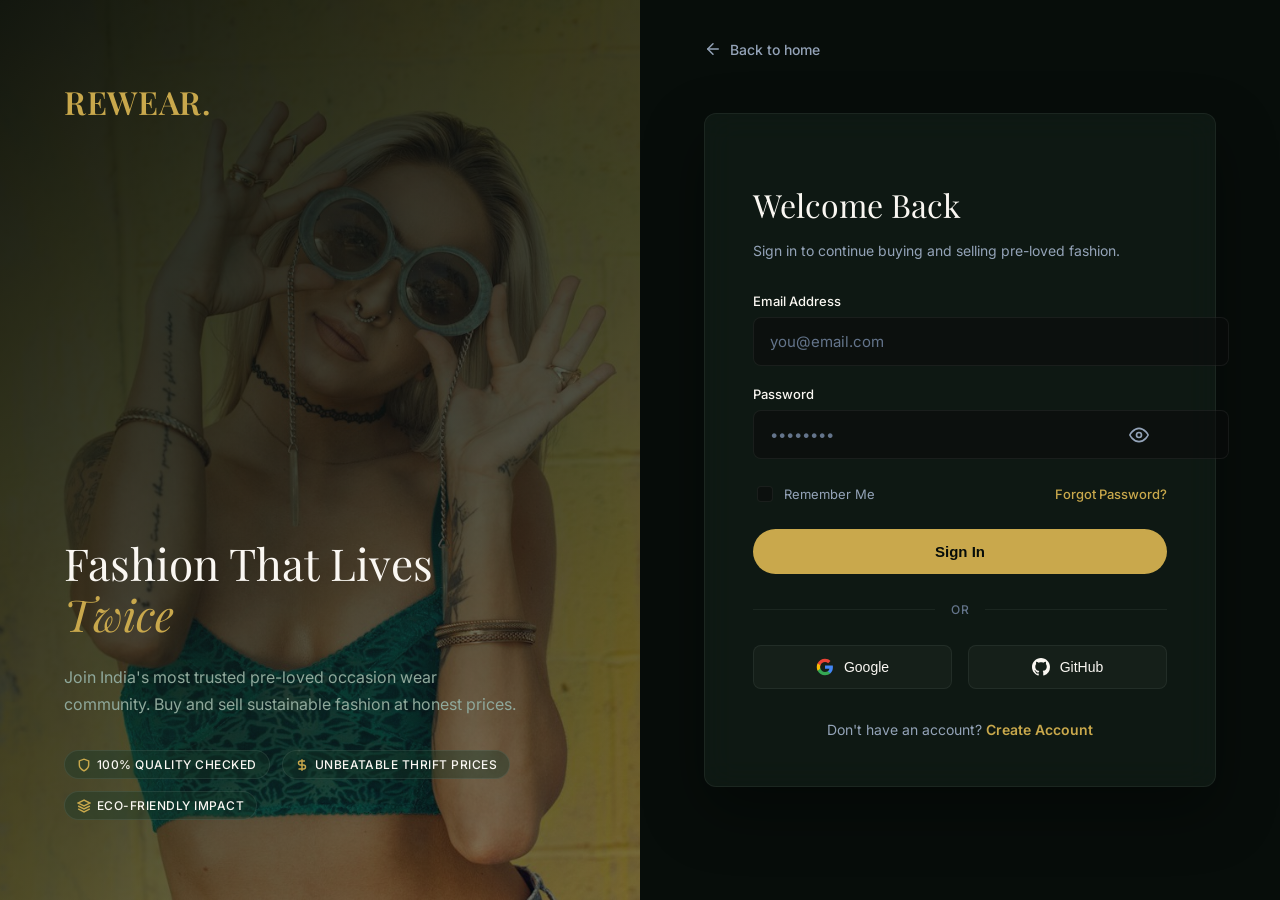
<file: frontend/cart.html>
<!DOCTYPE html>
<html lang="en">
<head>
    <meta charset="UTF-8">
    <meta name="viewport" content="width=device-width, initial-scale=1.0">
    <title>Your Cart — REWEAR.</title>
    <link rel="preconnect" href="https://fonts.googleapis.com">
    <link rel="preconnect" href="https://fonts.gstatic.com" crossorigin>
    <link href="https://fonts.googleapis.com/css2?family=Inter:wght@400;500;600&family=Playfair+Display:wght@400;600&display=swap" rel="stylesheet">
    <link rel="stylesheet" href="style.css">
    <style>
        .cart-container {
            display: grid;
            grid-template-columns: 2fr 1fr;
            gap: 40px;
            margin-top: 24px;
            margin-bottom: 60px;
        }
        @media (max-width: 768px) {
            .cart-container { grid-template-columns: 1fr; }
        }
        .cart-items {
            display: flex;
            flex-direction: column;
            gap: 20px;
        }
        .cart-item {
            display: flex;
            gap: 20px;
            background: var(--bg-card);
            border: 1px solid var(--border);
            padding: 20px;
            border-radius: var(--radius);
        }
        .cart-item img {
            width: 100px;
            height: 130px;
            object-fit: cover;
            border-radius: 4px;
            background: var(--bg);
        }
        .cart-item-details {
            flex-grow: 1;
            display: flex;
            flex-direction: column;
            justify-content: center;
        }
        .cart-item-title { font-size: 18px; margin-bottom: 8px; font-family: var(--serif); color: var(--text); }
        .cart-item-meta { font-size: 13px; color: var(--text-muted); margin-bottom: 4px; }
        .cart-item-price { font-size: 16px; font-weight: 600; color: var(--gold); margin-top: 8px; }
        .cart-item-remove { 
            align-self: flex-start;
            background: none; border: none; color: var(--text-muted); cursor: pointer;
            padding: 4px;
        }
        .cart-item-remove:hover { color: var(--danger); }
        .cart-summary {
            background: var(--bg-card);
            border: 1px solid var(--border);
            padding: 30px;
            border-radius: var(--radius);
            position: sticky;
            top: calc(var(--top-h) + 20px);
            height: fit-content;
        }
        .cart-summary h3 {
            margin-top: 0;
            margin-bottom: 20px;
            font-family: var(--serif);
            border-bottom: 1px solid var(--border);
            padding-bottom: 15px;
        }
        .summary-totals .totals-row {
            display: flex;
            justify-content: space-between;
            margin-bottom: 12px;
            color: var(--text-dim);
            font-size: 14px;
        }
        .summary-totals .grand-total {
            font-size: 18px;
            font-weight: 600;
            color: var(--text);
            border-top: 1px solid var(--border);
            padding-top: 15px;
            margin-top: 15px;
        }
        .empty-cart-msg {
            text-align: center;
            padding: 60px 20px;
            background: var(--bg-card);
            border: 1px dashed var(--border);
            border-radius: var(--radius);
            grid-column: 1 / -1;
        }
        .empty-cart-msg p { margin-bottom: 20px; color: var(--text-muted); }
    </style>
</head>
<body class="page-inner">
    <div class="site-top" id="siteTop">
        <div class="announcement-bar">
            <div class="container announcement-bar__inner">
                TEES FROM ₹99 · PANTS FROM ₹299 · GOWNS FROM ₹399 · FREE SHIPPING OVER ₹499
            </div>
        </div>
        <header class="site-header">
            <div class="container navbar">
                <a href="index.html" class="logo">REWEAR.</a>
                <nav class="nav-links" aria-label="Main navigation">
                    <a href="index.html">Home</a>
                    <a href="marketplace.html">Shop</a>
                    <a href="buyer-dashboard.html">Dashboard</a>
                </nav>
                <div class="nav-actions">
                    <a href="login.html" class="btn btn-gold">Sign in</a>
                </div>
                <button class="mobile-menu-btn" type="button" aria-label="Open menu"><svg width="22" height="22" viewBox="0 0 24 24" fill="none" stroke="currentColor" stroke-width="1.5"><line x1="3" y1="6" x2="21" y2="6"/><line x1="3" y1="12" x2="21" y2="12"/><line x1="3" y1="18" x2="21" y2="18"/></svg></button>
            </div>
        </header>
    </div>

    <main class="container">
        <section class="dashboard-header">
            <h2>Your Cart</h2>
            <p>Review your preloved items before checkout</p>
        </section>

        <div class="cart-container" id="cartContainer">
            <!-- Rendered by script.js -->
        </div>
    </main>

    <script src="script.js?v=5"></script>
    <script>
        document.addEventListener('DOMContentLoaded', () => {
            renderCartPage();
        });
    </script>
</body>
</html>
</file>
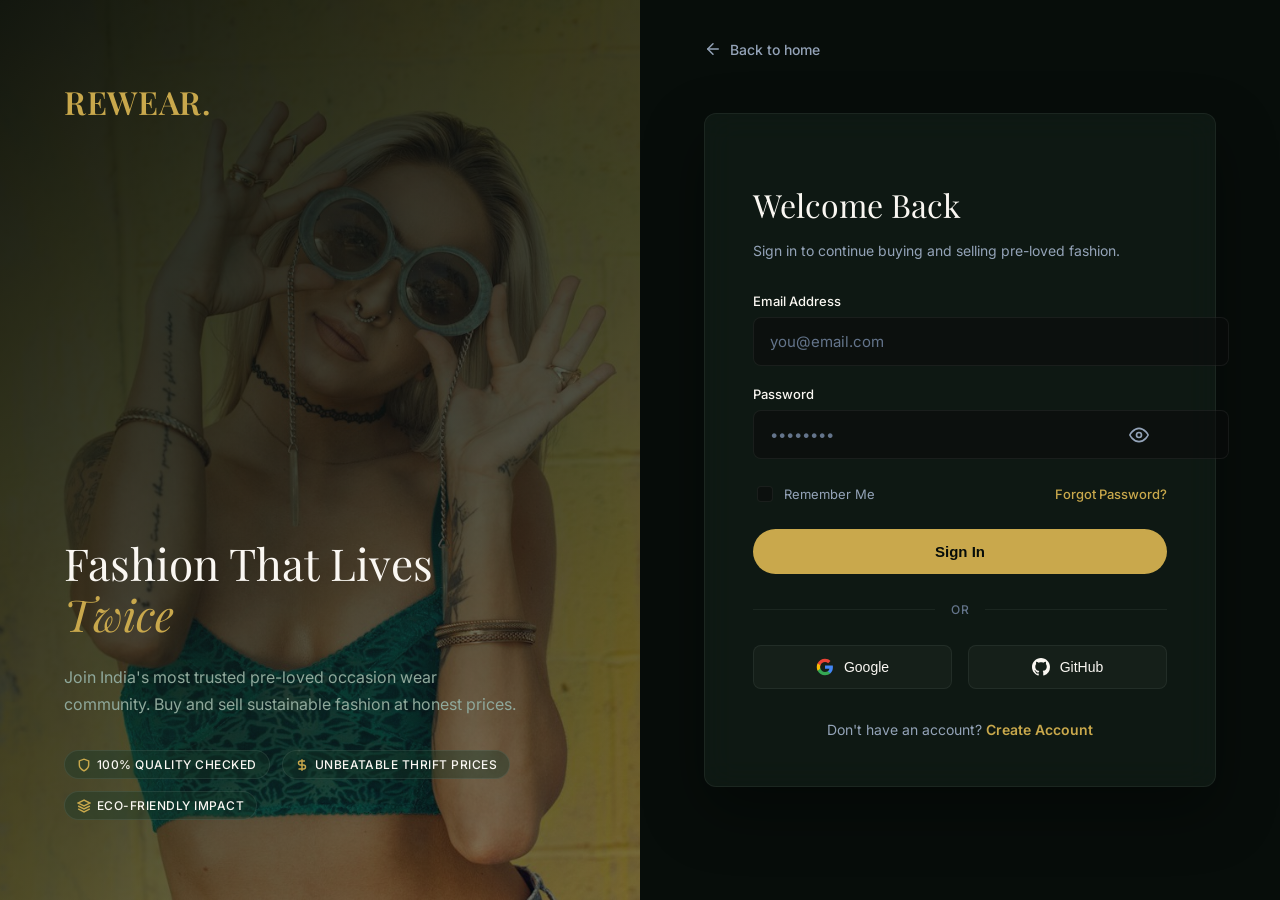
<file: frontend/checkout.html>
<!DOCTYPE html>
<html lang="en">
<head>
    <meta charset="UTF-8">
    <meta name="viewport" content="width=device-width, initial-scale=1.0">
    <title>Checkout — REWEAR.</title>
    <link rel="preconnect" href="https://fonts.googleapis.com">
    <link rel="preconnect" href="https://fonts.gstatic.com" crossorigin>
    <link href="https://fonts.googleapis.com/css2?family=Inter:wght@400;500;600&family=Playfair+Display:ital,wght@0,400;0,600;0,700;1,400;1,600&display=swap" rel="stylesheet">
    <link rel="stylesheet" href="style.css">
    <style>
        .checkout-grid {
            display: grid;
            grid-template-columns: 1.4fr 1fr;
            gap: 40px;
            margin-top: 24px;
        }

        .checkout-section-title {
            font-family: var(--serif);
            font-size: 20px;
            margin-bottom: 18px;
            color: var(--text);
            border-bottom: 1px solid var(--border);
            padding-bottom: 8px;
        }

        .checkout-form {
            background: var(--bg-card);
            border: 1px solid var(--border);
            border-radius: var(--radius);
            padding: 30px;
        }

        .form-grid-2 {
            display: grid;
            grid-template-columns: 1fr 1fr;
            gap: 16px;
        }

        .form-group-custom {
            margin-bottom: 20px;
            display: flex;
            flex-direction: column;
            gap: 6px;
        }

        .form-group-custom label {
            font-size: 13px;
            font-weight: 500;
            color: var(--text-muted);
        }

        .form-group-custom input,
        .form-group-custom select {
            padding: 12px;
            font-size: 14px;
            background: var(--bg-soft);
            border: 1px solid var(--border);
            border-radius: var(--radius);
            color: var(--text);
            transition: border-color 0.15s ease;
        }

        .form-group-custom input:focus,
        .form-group-custom select:focus {
            outline: none;
            border-color: var(--gold);
        }

        /* Payment Tabs styling */
        .payment-methods {
            display: grid;
            grid-template-columns: repeat(4, 1fr);
            gap: 10px;
            margin-bottom: 20px;
        }

        .payment-tab {
            display: flex;
            flex-direction: column;
            align-items: center;
            justify-content: center;
            padding: 16px 8px;
            border: 1px solid var(--border);
            background: var(--bg-soft);
            border-radius: var(--radius);
            cursor: pointer;
            transition: all 0.2s ease;
            text-align: center;
        }

        .payment-tab input {
            display: none;
        }

        .payment-tab svg {
            margin-bottom: 8px;
            color: var(--text-muted);
            transition: color 0.2s ease;
        }

        .payment-tab span {
            font-size: 12px;
            font-weight: 500;
            color: var(--text-muted);
        }

        .payment-tab:hover {
            border-color: var(--border-hover);
        }

        .payment-tab.active {
            border-color: var(--gold);
            background: rgba(201, 168, 76, 0.08);
        }

        .payment-tab.active svg,
        .payment-tab.active span {
            color: var(--gold);
        }

        .payment-details-panel {
            background: var(--bg-soft);
            border: 1px solid var(--border);
            border-radius: var(--radius);
            padding: 20px;
            margin-bottom: 20px;
        }

        .payment-panel {
            display: none;
        }

        .payment-panel.active {
            display: block;
            animation: fadeIn 0.25s ease forwards;
        }

        @keyframes fadeIn {
            from { opacity: 0; transform: translateY(4px); }
            to { opacity: 1; transform: translateY(0); }
        }

        /* Order Summary Card */
        .summary-card {
            background: var(--bg-card);
            border: 1px solid var(--border);
            border-radius: var(--radius);
            padding: 30px;
            position: sticky;
            top: calc(var(--top-h) + 20px);
        }

        .summary-item-row {
            display: flex;
            gap: 16px;
            padding-bottom: 20px;
            border-bottom: 1px solid var(--border);
            margin-bottom: 20px;
        }

        .summary-item-img {
            width: 70px;
            height: 90px;
            object-fit: cover;
            border-radius: 4px;
            background: var(--bg-soft);
            border: 1px solid var(--border);
        }

        .summary-item-details {
            flex-grow: 1;
            display: flex;
            flex-direction: column;
            justify-content: center;
        }

        .summary-item-title {
            font-size: 15px;
            font-weight: 600;
            margin-bottom: 4px;
        }

        .summary-item-meta {
            font-size: 12px;
            color: var(--text-muted);
            margin-bottom: 4px;
        }

        .summary-item-price {
            font-weight: 500;
            color: var(--gold);
        }

        .summary-totals {
            display: flex;
            flex-direction: column;
            gap: 12px;
            padding-bottom: 20px;
            border-bottom: 1px solid var(--border);
            margin-bottom: 20px;
        }

        .totals-row {
            display: flex;
            justify-content: space-between;
            font-size: 14px;
            color: var(--text-muted);
        }

        .totals-row.grand-total {
            font-size: 18px;
            font-weight: 600;
            color: var(--text);
        }

        .totals-row.grand-total span:last-child {
            color: var(--gold);
        }

        /* Success Overlay */
        .success-overlay {
            position: fixed;
            inset: 0;
            background: rgba(10, 10, 10, 0.98);
            z-index: 2000;
            display: none;
            align-items: center;
            justify-content: center;
            text-align: center;
            opacity: 0;
            transition: opacity 0.4s ease;
        }

        .success-overlay.active {
            display: flex;
            opacity: 1;
        }

        .success-content {
            max-width: 480px;
            padding: 40px var(--gutter);
            animation: slideUp 0.6s cubic-bezier(0.16, 1, 0.3, 1) forwards;
        }

        @keyframes slideUp {
            from { transform: translateY(30px); opacity: 0; }
            to { transform: translateY(0); opacity: 1; }
        }

        .success-checkmark {
            width: 80px;
            height: 80px;
            margin: 0 auto 24px;
            border-radius: 50%;
            border: 2px solid var(--gold);
            display: flex;
            align-items: center;
            justify-content: center;
            color: var(--gold);
            font-size: 40px;
            background: rgba(201, 168, 76, 0.05);
            box-shadow: 0 0 20px rgba(201, 168, 76, 0.15);
            animation: pulseRing 2s infinite;
        }

        @keyframes pulseRing {
            0% { box-shadow: 0 0 0 0 rgba(201, 168, 76, 0.4); }
            70% { box-shadow: 0 0 0 15px rgba(201, 168, 76, 0); }
            100% { box-shadow: 0 0 0 0 rgba(201, 168, 76, 0); }
        }

        .success-title {
            font-family: var(--serif);
            font-size: 28px;
            font-weight: 400;
            margin-bottom: 12px;
        }

        .success-text {
            color: var(--text-muted);
            font-size: 15px;
            line-height: 1.7;
            margin-bottom: 24px;
        }

        @media (max-width: 992px) {
            .checkout-grid {
                grid-template-columns: 1fr;
            }
            .summary-card {
                position: static;
            }
        }

        @media (max-width: 600px) {
            .form-grid-2 {
                grid-template-columns: 1fr;
            }
            .payment-methods {
                grid-template-columns: repeat(2, 1fr);
            }
        }
    </style>
</head>
<body class="page-inner">
    <div class="site-top" id="siteTop">
        <div class="announcement-bar">
            <div class="container announcement-bar__inner">
                TEES FROM ₹99 · PANTS FROM ₹299 · GOWNS FROM ₹399 · FREE SHIPPING OVER ₹499
            </div>
        </div>
        <header class="site-header">
            <div class="container navbar">
                <a href="index.html" class="logo">REWEAR.</a>
                <nav class="nav-links" aria-label="Main navigation">
                    <a href="index.html">Home</a>
                    <a href="marketplace.html">Shop</a>
                    <a href="seller-dashboard.html">Sell</a>
                </nav>
                <div class="nav-actions">
                    <a href="login.html" class="btn btn-outline btn-sm">Sign in</a>
                </div>
                <button class="mobile-menu-btn" type="button" aria-label="Open menu"><svg width="22" height="22" viewBox="0 0 24 24" fill="none" stroke="currentColor" stroke-width="1.5"><line x1="3" y1="6" x2="21" y2="6"/><line x1="3" y1="12" x2="21" y2="12"/><line x1="3" y1="18" x2="21" y2="18"/></svg></button>
            </div>
        </header>
    </div>

    <main class="container">
        <section class="dashboard-header" style="margin-bottom: 24px;">
            <h2>Secure Checkout</h2>
            <p>Complete your purchase of curated preloved occasion wear</p>
        </section>

        <div class="checkout-grid">
            <!-- Left Panel: Form & Payment -->
            <div>
                <form id="checkoutForm" class="checkout-form" onsubmit="submitOrder(event)">
                    <!-- Shipping Address Section -->
                    <div class="checkout-section">
                        <h3 class="checkout-section-title">1. Shipping Address</h3>
                        <div class="form-grid-2">
                            <div class="form-group-custom">
                                <label for="custName">Full Name</label>
                                <input type="text" id="custName" required placeholder="e.g. Rohan Malhotra">
                            </div>
                            <div class="form-group-custom">
                                <label for="custEmail">Email Address</label>
                                <input type="email" id="custEmail" required placeholder="e.g. rohan@gmail.com">
                            </div>
                        </div>
                        <div class="form-group-custom">
                            <label for="custAddress">Street Address</label>
                            <input type="text" id="custAddress" required placeholder="Apartment, suite, block, street details">
                        </div>
                        <div class="form-grid-2">
                            <div class="form-group-custom">
                                <label for="custCity">City</label>
                                <input type="text" id="custCity" required placeholder="e.g. Mumbai">
                            </div>
                            <div class="form-group-custom">
                                <label for="custState">State</label>
                                <select id="custState" required>
                                    <option value="">Select State</option>
                                    <option value="Maharashtra">Maharashtra</option>
                                    <option value="Delhi">Delhi</option>
                                    <option value="Karnataka">Karnataka</option>
                                    <option value="Uttar Pradesh">Uttar Pradesh</option>
                                    <option value="Punjab">Punjab</option>
                                    <option value="West Bengal">West Bengal</option>
                                    <option value="Tamil Nadu">Tamil Nadu</option>
                                    <option value="Telangana">Telangana</option>
                                    <option value="Rajasthan">Rajasthan</option>
                                    <option value="Gujarat">Gujarat</option>
                                </select>
                            </div>
                        </div>
                        <div class="form-grid-2">
                            <div class="form-group-custom">
                                <label for="custPin">PIN Code</label>
                                <input type="text" id="custPin" pattern="[0-9]{6}" required placeholder="6-digit ZIP code" title="Please enter a valid 6-digit pin code">
                            </div>
                            <div class="form-group-custom">
                                <label for="custPhone">Phone Number</label>
                                <input type="tel" id="custPhone" pattern="[6789][0-9]{9}" required placeholder="10-digit mobile number" title="Please enter a valid 10-digit Indian phone number">
                            </div>
                        </div>
                    </div>

                    <!-- Payment Section -->
                    <div class="checkout-section" style="margin-top: 30px;">
                        <h3 class="checkout-section-title">2. Payment Method</h3>
                        <div class="payment-methods">
                            <!-- UPI Option -->
                            <div class="payment-tab active" onclick="switchPayment('upi', this)">
                                <svg width="24" height="24" viewBox="0 0 24 24" fill="none" stroke="currentColor" stroke-width="1.5">
                                    <rect x="2" y="5" width="20" height="14" rx="2" ry="2"/>
                                    <line x1="2" y1="10" x2="22" y2="10"/>
                                </svg>
                                <span>UPI</span>
                            </div>

                            <!-- Card Option -->
                            <div class="payment-tab" onclick="switchPayment('card', this)">
                                <svg width="24" height="24" viewBox="0 0 24 24" fill="none" stroke="currentColor" stroke-width="1.5">
                                    <rect x="2" y="5" width="20" height="14" rx="2" ry="2"/>
                                    <circle cx="6" cy="14" r="1"/>
                                    <circle cx="10" cy="14" r="1"/>
                                </svg>
                                <span>Card</span>
                            </div>

                            <!-- Netbanking Option -->
                            <div class="payment-tab" onclick="switchPayment('netbanking', this)">
                                <svg width="24" height="24" viewBox="0 0 24 24" fill="none" stroke="currentColor" stroke-width="1.5">
                                    <path d="M3 21h18M3 10h18M3 7l9-4 9 4M4 10v11M20 10v11M8 14v3M12 14v3M16 14v3"/>
                                </svg>
                                <span>Net Banking</span>
                            </div>

                            <!-- COD Option -->
                            <div class="payment-tab" onclick="switchPayment('cod', this)">
                                <svg width="24" height="24" viewBox="0 0 24 24" fill="none" stroke="currentColor" stroke-width="1.5">
                                    <rect x="1" y="3" width="15" height="13" rx="2" ry="2"/>
                                    <polygon points="16 8 20 8 23 11 23 16 16 16 16 8"/>
                                    <circle cx="5.5" cy="18.5" r="2.5"/>
                                    <circle cx="18.5" cy="18.5" r="2.5"/>
                                </svg>
                                <span>COD</span>
                            </div>
                        </div>

                        <div class="payment-details-panel">
                            <!-- UPI Details -->
                            <div id="panel-upi" class="payment-panel active">
                                <div class="form-group-custom">
                                    <label for="upiId">UPI ID</label>
                                    <input type="text" id="upiId" placeholder="e.g. rohan@upi" pattern="^[a-zA-Z0-9.\-_]{2,256}@[a-zA-Z]{2,64}$">
                                    <p style="font-size: 11px; color: var(--text-dim); margin-top: 4px;">Pay instantly using BHIM, GPay, PhonePe, or Paytm.</p>
                                </div>
                            </div>

                            <!-- Card Details -->
                            <div id="panel-card" class="payment-panel">
                                <div class="form-group-custom">
                                    <label for="cardNumber">Card Number</label>
                                    <input type="text" id="cardNumber" placeholder="16-digit card number" pattern="[0-9]{16}">
                                </div>
                                <div class="form-grid-2">
                                    <div class="form-group-custom">
                                        <label for="cardExpiry">Expiry Date</label>
                                        <input type="text" id="cardExpiry" placeholder="MM/YY" pattern="(0[1-9]|1[0-2])\/[0-9]{2}">
                                    </div>
                                    <div class="form-group-custom">
                                        <label for="cardCvv">CVV</label>
                                        <input type="password" id="cardCvv" placeholder="3 digits" pattern="[0-9]{3}">
                                    </div>
                                </div>
                            </div>

                            <!-- Netbanking Details -->
                            <div id="panel-netbanking" class="payment-panel">
                                <div class="form-group-custom">
                                    <label for="bankSelect">Select Bank</label>
                                    <select id="bankSelect">
                                        <option value="">Choose your bank</option>
                                        <option value="SBI">State Bank of India</option>
                                        <option value="HDFC">HDFC Bank</option>
                                        <option value="ICICI">ICICI Bank</option>
                                        <option value="AXIS">Axis Bank</option>
                                        <option value="KOTAK">Kotak Mahindra Bank</option>
                                    </select>
                                </div>
                            </div>

                            <!-- COD Details -->
                            <div id="panel-cod" class="payment-panel">
                                <p style="font-size: 13px; color: var(--text-muted); line-height: 1.5;">
                                    <strong>Cash on Delivery:</strong> Please pay the exact amount of <span class="cod-amount-text" style="color: var(--gold); font-weight: 600;">₹0</span> in cash or via shipping partner's QR code at the time of delivery. A verification code will be sent to your mobile number before delivery.
                                </p>
                            </div>
                        </div>
                    </div>

                    <!-- Place Order Button -->
                    <button type="submit" class="btn btn-gold btn-lg btn-block" style="border-radius: 6px; margin-top: 10px;">Place Order &rarr;</button>
                </form>
            </div>

            <!-- Right Panel: Order Summary -->
            <div>
                <div class="summary-card">
                    <h3 class="checkout-section-title">Order Summary</h3>
                    
                    <!-- Product Info row -->
                    <div class="summary-item-row">
                        <img id="summaryProdImg" src="" alt="Product" class="summary-item-img">
                        <div class="summary-item-details">
                            <h4 id="summaryProdTitle" class="summary-item-title">Product Name</h4>
                            <p class="summary-item-meta">Size: <span id="summaryProdSize">-</span></p>
                            <p class="summary-item-meta">Color: <span id="summaryProdColor">-</span></p>
                            <p class="summary-item-meta">Quantity: <span id="summaryProdQty">1</span></p>
                            <span id="summaryProdPrice" class="summary-item-price">₹0</span>
                        </div>
                    </div>

                    <!-- Pricing breakdown -->
                    <div class="summary-totals">
                        <div class="totals-row">
                            <span>Subtotal</span>
                            <span id="summarySubtotal">₹0</span>
                        </div>
                        <div class="totals-row">
                            <span>Shipping</span>
                            <span id="summaryShipping">₹0</span>
                        </div>
                        <div class="totals-row grand-total" style="margin-top: 8px;">
                            <span>Grand Total</span>
                            <span id="summaryGrandTotal">₹0</span>
                        </div>
                    </div>

                    <div style="font-size: 11px; color: var(--text-dim); text-align: center;">
                        Giving fashion a second life prevents textile waste. Thank you for choosing preloved.
                    </div>
                </div>
            </div>
        </div>
    </main>

    <!-- Success Overlay -->
    <div class="success-overlay" id="successOverlay">
        <div class="success-content">
            <div class="success-checkmark">✓</div>
            <h2 class="success-title">Order Placed!</h2>
            <p class="success-text">
                Your order has been successfully placed. We've notified the seller to prepare shipment.<br><br>
                Thank you for supporting sustainable fashion. Giving clothes a second life reduces waste and extends design beauty.
            </p>
            <p style="font-size: 12px; color: var(--gold); letter-spacing: 0.05em; font-weight: 500;">
                REDIRECTING TO YOUR DASHBOARD...
            </p>
        </div>
    </div>

    <footer class="site-footer" style="margin-top: 80px;">
        <div class="container footer__grid">
            <div class="footer__brand">
                <span class="logo">REWEAR.</span>
                <p>Sustainable Fashion Rental Platform</p>
            </div>
            <div class="footer__col">
                <h4>Shop</h4>
                <ul>
                    <li><a href="marketplace.html">All Listings</a></li>
                    <li><a href="marketplace.html">Sarees</a></li>
                    <li><a href="marketplace.html">Lehengas</a></li>
                    <li><a href="marketplace.html">Sherwanis</a></li>
                </ul>
            </div>
            <div class="footer__col">
                <h4>Account</h4>
                <ul>
                    <li><a href="login.html">Sign In</a></li>
                    <li><a href="register.html">Create Account</a></li>
                    <li><a href="buyer-dashboard.html">My Orders</a></li>
                    <li><a href="seller-dashboard.html">Sell</a></li>
                </ul>
            </div>
            <div class="footer__col">
                <h4>Contact</h4>
                <ul>
                    <li><a href="mailto:hello@rewear.in">hello@rewear.in</a></li>
                </ul>
            </div>
        </div>
        <div class="footer__bottom">
            <div class="container">
                <p>&copy; 2026 ReWear. All rights reserved.</p>
            </div>
        </div>
    </footer>

    <script src="script.js?v=5"></script>
    <script>
        let selectedPaymentMethod = 'upi';
        let checkoutProduct = null;
        let checkoutQty = 1;
        let checkoutSize = 'Free Size';
        let checkoutColor = 'Default';
        let totalAmount = 0;

        document.addEventListener('DOMContentLoaded', function() {
            loadCheckoutDetails();
        });

        function loadCheckoutDetails() {
            const params = new URLSearchParams(window.location.search);
            const isCartCheckout = params.get('fromCart') === 'true';
            
            const products = typeof getProducts === 'function' ? getProducts() : [];
            let subtotal = 0;

            if (isCartCheckout) {
                // Load from cart
                const cart = JSON.parse(localStorage.getItem('userCart') || '[]');
                if (cart.length === 0) {
                    window.location.href = 'cart.html';
                    return;
                }
                
                // Hide single item row and create dynamic list
                const summaryRow = document.querySelector('.summary-item-row');
                const parent = summaryRow.parentElement;
                
                let cartHtml = '<div class="cart-summary-list" style="margin-bottom: 20px; border-bottom: 1px solid var(--border); padding-bottom: 15px;">';
                cart.forEach(item => {
                    const product = products.find(p => p.id === item.id);
                    if (product) {
                        const itemTotal = product.price * (item.qty || 1);
                        subtotal += itemTotal;
                        cartHtml += `
                            <div style="display: flex; gap: 15px; margin-bottom: 15px;">
                                <img src="${product.image}" style="width: 60px; height: 80px; object-fit: cover; border-radius: 4px;">
                                <div style="flex-grow: 1;">
                                    <h4 style="margin: 0 0 5px; font-size: 14px;">${product.title}</h4>
                                    <p style="margin: 0; font-size: 12px; color: var(--text-muted);">Size: ${item.size} · Color: ${item.color}</p>
                                    <p style="margin: 2px 0 0; font-size: 12px; color: var(--text-muted);">Qty: ${item.qty}</p>
                                    <p style="margin: 5px 0 0; font-size: 14px; font-weight: 600;">₹${product.price}</p>
                                </div>
                            </div>
                        `;
                    }
                });
                cartHtml += '</div>';
                
                // Replace single row
                summaryRow.style.display = 'none';
                summaryRow.insertAdjacentHTML('beforebegin', cartHtml);
                
                checkoutProduct = cart; // Store array for submit
            } else {
                // Single Buy Now flow
                const id = params.get('id') || 'rose-pink-anarkali';
                checkoutQty = parseInt(params.get('qty')) || 1;
                checkoutSize = params.get('size') || 'Free Size';
                checkoutColor = params.get('color') || 'Default';

                checkoutProduct = products.find(p => p.id === id);

                if (!checkoutProduct) {
                    checkoutProduct = {
                        id: "rose-pink-anarkali",
                        title: "Gulaab Rose Pink Anarkali",
                        price: 849,
                        image: "assets/product-anarkali.jpg"
                    };
                }

                document.getElementById('summaryProdImg').src = checkoutProduct.image;
                document.getElementById('summaryProdTitle').textContent = checkoutProduct.title;
                document.getElementById('summaryProdSize').textContent = checkoutSize;
                document.getElementById('summaryProdColor').textContent = checkoutColor;
                document.getElementById('summaryProdQty').textContent = checkoutQty;
                document.getElementById('summaryProdPrice').textContent = `₹${checkoutProduct.price}`;

                subtotal = checkoutProduct.price * checkoutQty;
            }

            const shipping = subtotal >= 499 ? 0 : 50;
            totalAmount = subtotal + shipping;

            document.getElementById('summarySubtotal').textContent = `₹${subtotal}`;
            document.getElementById('summaryShipping').textContent = shipping === 0 ? 'Free' : `₹${shipping}`;
            document.getElementById('summaryGrandTotal').textContent = `₹${totalAmount}`;

            // Update COD note amount
            const codAmtEls = document.querySelectorAll('.cod-amount-text');
            codAmtEls.forEach(el => el.textContent = `₹${totalAmount}`);
            
            // Set required validation fields depending on initial payment
            togglePaymentRequiredAttributes('upi');
        }

        function switchPayment(method, element) {
            selectedPaymentMethod = method;

            // Remove active classes from tabs
            document.querySelectorAll('.payment-tab').forEach(tab => tab.classList.remove('active'));
            // Add active class to clicked tab
            element.classList.add('active');

            // Hide all panels
            document.querySelectorAll('.payment-panel').forEach(panel => panel.classList.remove('active'));
            // Show corresponding panel
            const activePanel = document.getElementById(`panel-${method}`);
            if (activePanel) {
                activePanel.classList.add('active');
            }

            togglePaymentRequiredAttributes(method);
        }

        function togglePaymentRequiredAttributes(method) {
            const upiInput = document.getElementById('upiId');
            const cardNum = document.getElementById('cardNumber');
            const cardExp = document.getElementById('cardExpiry');
            const cardCvv = document.getElementById('cardCvv');
            const bankSelect = document.getElementById('bankSelect');

            // Clear requirements
            upiInput.required = false;
            cardNum.required = false;
            cardExp.required = false;
            cardCvv.required = false;
            bankSelect.required = false;

            // Set dynamic requirements
            if (method === 'upi') {
                upiInput.required = true;
            } else if (method === 'card') {
                cardNum.required = true;
                cardExp.required = true;
                cardCvv.required = true;
            } else if (method === 'netbanking') {
                bankSelect.required = true;
            }
        }

        async function submitOrder(e) {
            e.preventDefault();

            // Perform simple validation check
            if (!checkoutProduct) return;

            const orderBtn = e.target.querySelector('button[type="submit"]');
            if (orderBtn) {
                orderBtn.textContent = 'Processing...';
                orderBtn.disabled = true;
            }

            try {
                if (Array.isArray(checkoutProduct)) {
                    // Clear cart
                    localStorage.setItem('userCart', JSON.stringify([]));
                }

                // Simulate network delay
                await new Promise(r => setTimeout(r, 1000));

                // Show success screen with custom animation
                const successOverlay = document.getElementById('successOverlay');
                successOverlay.classList.add('active');

                // Redirect to dashboard after a delay
                setTimeout(() => {
                    window.location.href = 'buyer-dashboard.html';
                }, 2500);

            } catch (err) {
                console.error("Failed to place order", err);
                if (orderBtn) {
                    orderBtn.textContent = 'Complete Order';
                    orderBtn.disabled = false;
                }
                alert("Failed to process order. Please try again.");
            }
        }
    </script>
</body>
</html>
</file>
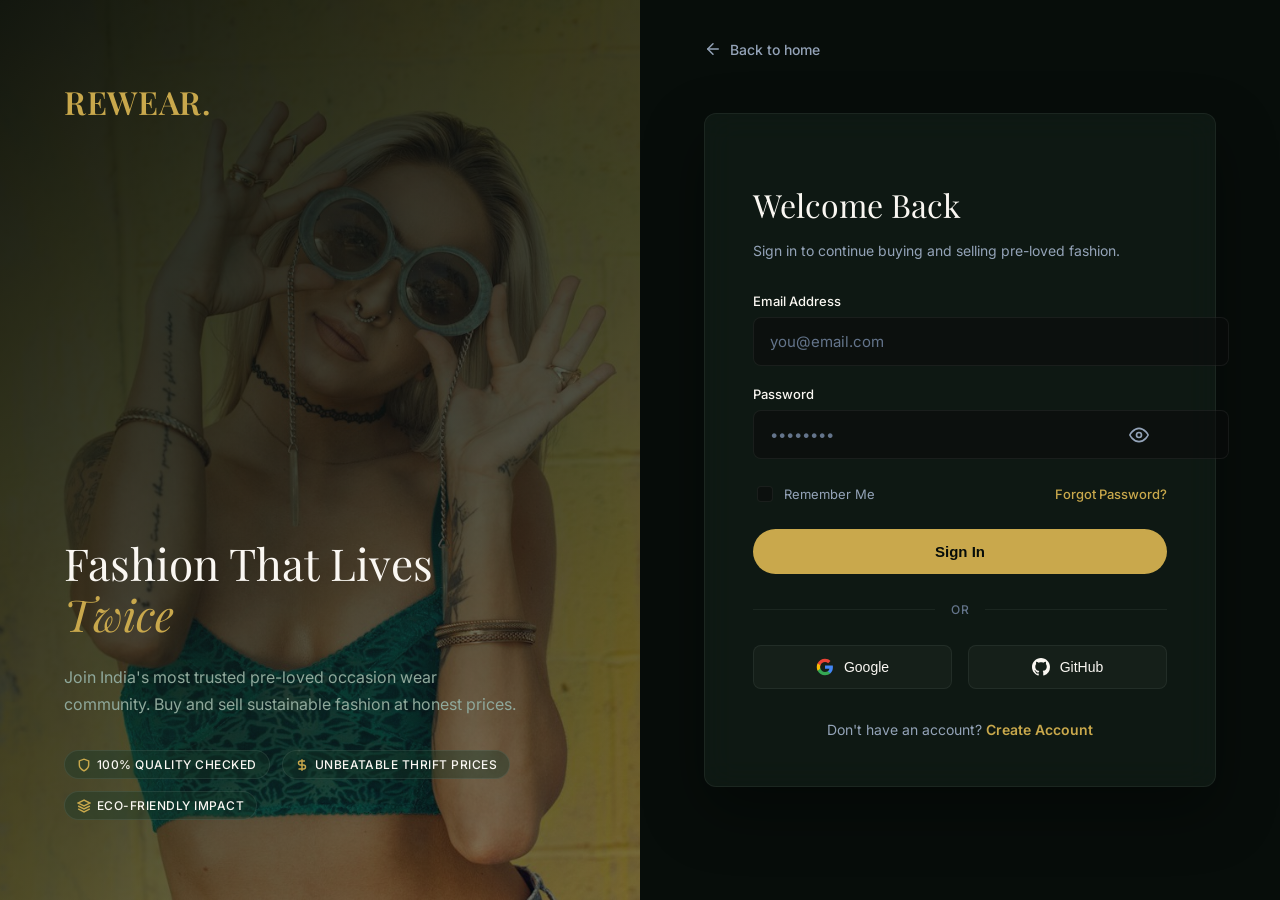
<file: frontend/login.html>
<!DOCTYPE html>
<html lang="en">
<head>
    <meta charset="UTF-8">
    <meta name="viewport" content="width=device-width, initial-scale=1.0">
    <title>Sign In — REWEAR.</title>
    <link rel="preconnect" href="https://fonts.googleapis.com">
    <link rel="preconnect" href="https://fonts.gstatic.com" crossorigin>
    <link href="https://fonts.googleapis.com/css2?family=Inter:wght@400;500;600&family=Playfair+Display:ital,wght@0,400;0,600;0,700;1,400;1,600&display=swap" rel="stylesheet">
    <link rel="stylesheet" href="auth.css">
</head>
<body class="auth-page-body">
    <div class="auth-split-container">
        <!-- Left Sidebar Banner -->
        <aside class="auth-sidebar">
            <a href="index.html" class="auth-sidebar-logo">REWEAR.</a>
            
            <div class="auth-sidebar-content">
                <h2 class="auth-sidebar-title">Fashion That Lives <em>Twice</em></h2>
                <p class="auth-sidebar-text">Join India's most trusted pre-loved occasion wear community. Buy and sell sustainable fashion at honest prices.</p>
                
                <div class="auth-sidebar-badges">
                    <div class="auth-badge-item">
                        <svg width="14" height="14" viewBox="0 0 24 24" fill="none" stroke="currentColor" stroke-width="2.5"><path d="M12 22s8-4 8-10V5l-8-3-8 3v7c0 6 8 10 8 10z"/></svg>
                        100% Quality Checked
                    </div>
                    <div class="auth-badge-item">
                        <svg width="14" height="14" viewBox="0 0 24 24" fill="none" stroke="currentColor" stroke-width="2.5"><path d="M12 2v20M17 5H9.5a3.5 3.5 0 0 0 0 7h5a3.5 3.5 0 0 1 0 7H6"/></svg>
                        Unbeatable Thrift Prices
                    </div>
                    <div class="auth-badge-item">
                        <svg width="14" height="14" viewBox="0 0 24 24" fill="none" stroke="currentColor" stroke-width="2.5"><path d="M12 2L2 7l10 5 10-5-10-5zM2 17l10 5 10-5M2 12l10 5 10-5"/></svg>
                        Eco-Friendly Impact
                    </div>
                </div>
            </div>
        </aside>

        <!-- Right Content Area -->
        <main class="auth-content">
            <a href="index.html" class="auth-back-link" aria-label="Back to home">
                <svg width="18" height="18" viewBox="0 0 24 24" fill="none" stroke="currentColor" stroke-width="2" stroke-linecap="round" stroke-linejoin="round"><line x1="19" y1="12" x2="5" y2="12"></line><polyline points="12 19 5 12 12 5"></polyline></svg>
                Back to home
            </a>

            <div class="auth-card">
                <h1>Welcome Back</h1>
                <p class="auth-subtitle">Sign in to continue buying and selling pre-loved fashion.</p>

                <form class="auth-form" id="loginForm" novalidate>
                    <div class="auth-field" style="margin-bottom: 1.25rem;">
                        <label for="email">Email Address</label>
                        <div class="input-wrapper">
                            <input type="email" id="email" name="email" placeholder="you@email.com" required autocomplete="email">
                        </div>
                    </div>

                    <div class="auth-field" style="margin-bottom: 0.75rem;">
                        <label for="password">Password</label>
                        <div class="input-wrapper">
                            <input type="password" id="password" name="password" placeholder="••••••••" required autocomplete="current-password">
                            <button type="button" class="password-toggle" aria-label="Show password">
                                <!-- Eye Icon -->
                                <svg width="20" height="20" viewBox="0 0 24 24" fill="none" stroke="currentColor" stroke-width="2" stroke-linecap="round" stroke-linejoin="round" class="eye-icon"><path d="M1 12s4-8 11-8 11 8 11 8-4 8-11 8-11-8-11-8z"></path><circle cx="12" cy="12" r="3"></circle></svg>
                            </button>
                        </div>
                    </div>

                    <div class="form-actions">
                        <label class="checkbox-label">
                            <input type="checkbox" id="rememberMe">
                            Remember Me
                        </label>
                        <a href="#" class="forgot-link" id="forgotPasswordLink">Forgot Password?</a>
                    </div>

                    <button type="submit" class="auth-submit-btn" id="signInBtn">
                        Sign In
                    </button>
                </form>

                <div class="auth-divider">Or</div>

                <div class="auth-sso-grid">
                    <button type="button" class="auth-sso-btn" data-provider="google">
                        <svg viewBox="0 0 24 24" xmlns="http://www.w3.org/2000/svg"><path d="M22.56 12.25c0-.78-.07-1.53-.2-2.25H12v4.26h5.92c-.26 1.37-1.04 2.53-2.21 3.31v2.77h3.57c2.08-1.92 3.28-4.74 3.28-8.09z" fill="#4285F4"/><path d="M12 23c2.97 0 5.46-.98 7.28-2.66l-3.57-2.77c-.98.66-2.23 1.06-3.71 1.06-2.86 0-5.29-1.93-6.16-4.53H2.18v2.84C3.99 20.53 7.7 23 12 23z" fill="#34A853"/><path d="M5.84 14.09c-.22-.66-.35-1.36-.35-2.09s.13-1.43.35-2.09V7.07H2.18C1.43 8.55 1 10.22 1 12s.43 3.45 1.18 4.93l2.85-2.22.81-.62z" fill="#FBBC05"/><path d="M12 5.38c1.62 0 3.06.56 4.21 1.64l3.15-3.15C17.45 2.09 14.97 1 12 1 7.7 1 3.99 3.47 2.18 7.07l3.66 2.84c.87-2.6 3.3-4.53 6.16-4.53z" fill="#EA4335"/></svg>
                        Google
                    </button>
                    <button type="button" class="auth-sso-btn" data-provider="github">
                        <svg viewBox="0 0 24 24" fill="currentColor"><path d="M12 0C5.37 0 0 5.37 0 12c0 5.31 3.435 9.795 8.205 11.385.6.105.825-.255.825-.57 0-.285-.015-1.23-.015-2.235-3.015.555-3.795-.735-4.035-1.41-.135-.345-.72-1.41-1.23-1.695-.42-.225-1.02-.78-.015-.795.945-.015 1.62.87 1.845 1.23 1.08 1.815 2.805 1.305 3.495.99.105-.78.42-1.305.765-1.605-2.67-.3-5.46-1.335-5.46-5.925 0-1.305.465-2.385 1.23-3.225-.12-.3-.54-1.53.12-3.18 0 0 1.005-.315 3.3 1.23.96-.27 1.98-.405 3-.405s2.04.135 3 .405c2.295-1.56 3.3-1.23 3.3-1.23.66 1.65.24 2.88.12 3.18.765.84 1.23 1.905 1.23 3.225 0 4.605-2.805 5.625-5.475 5.925.435.375.81 1.095.81 2.22 0 1.605-.015 2.895-.015 3.3 0 .315.225.69.825.57A12.02 12.02 0 0024 12c0-6.63-5.37-12-12-12z"/></svg>
                        GitHub
                    </button>
                </div>

                <div class="auth-card-footer">
                    Don't have an account? <a href="register.html">Create Account</a>
                </div>
            </div>
        </main>
    </div>

    <script src="auth.js?v=3"></script>
</body>
</html>
</file>
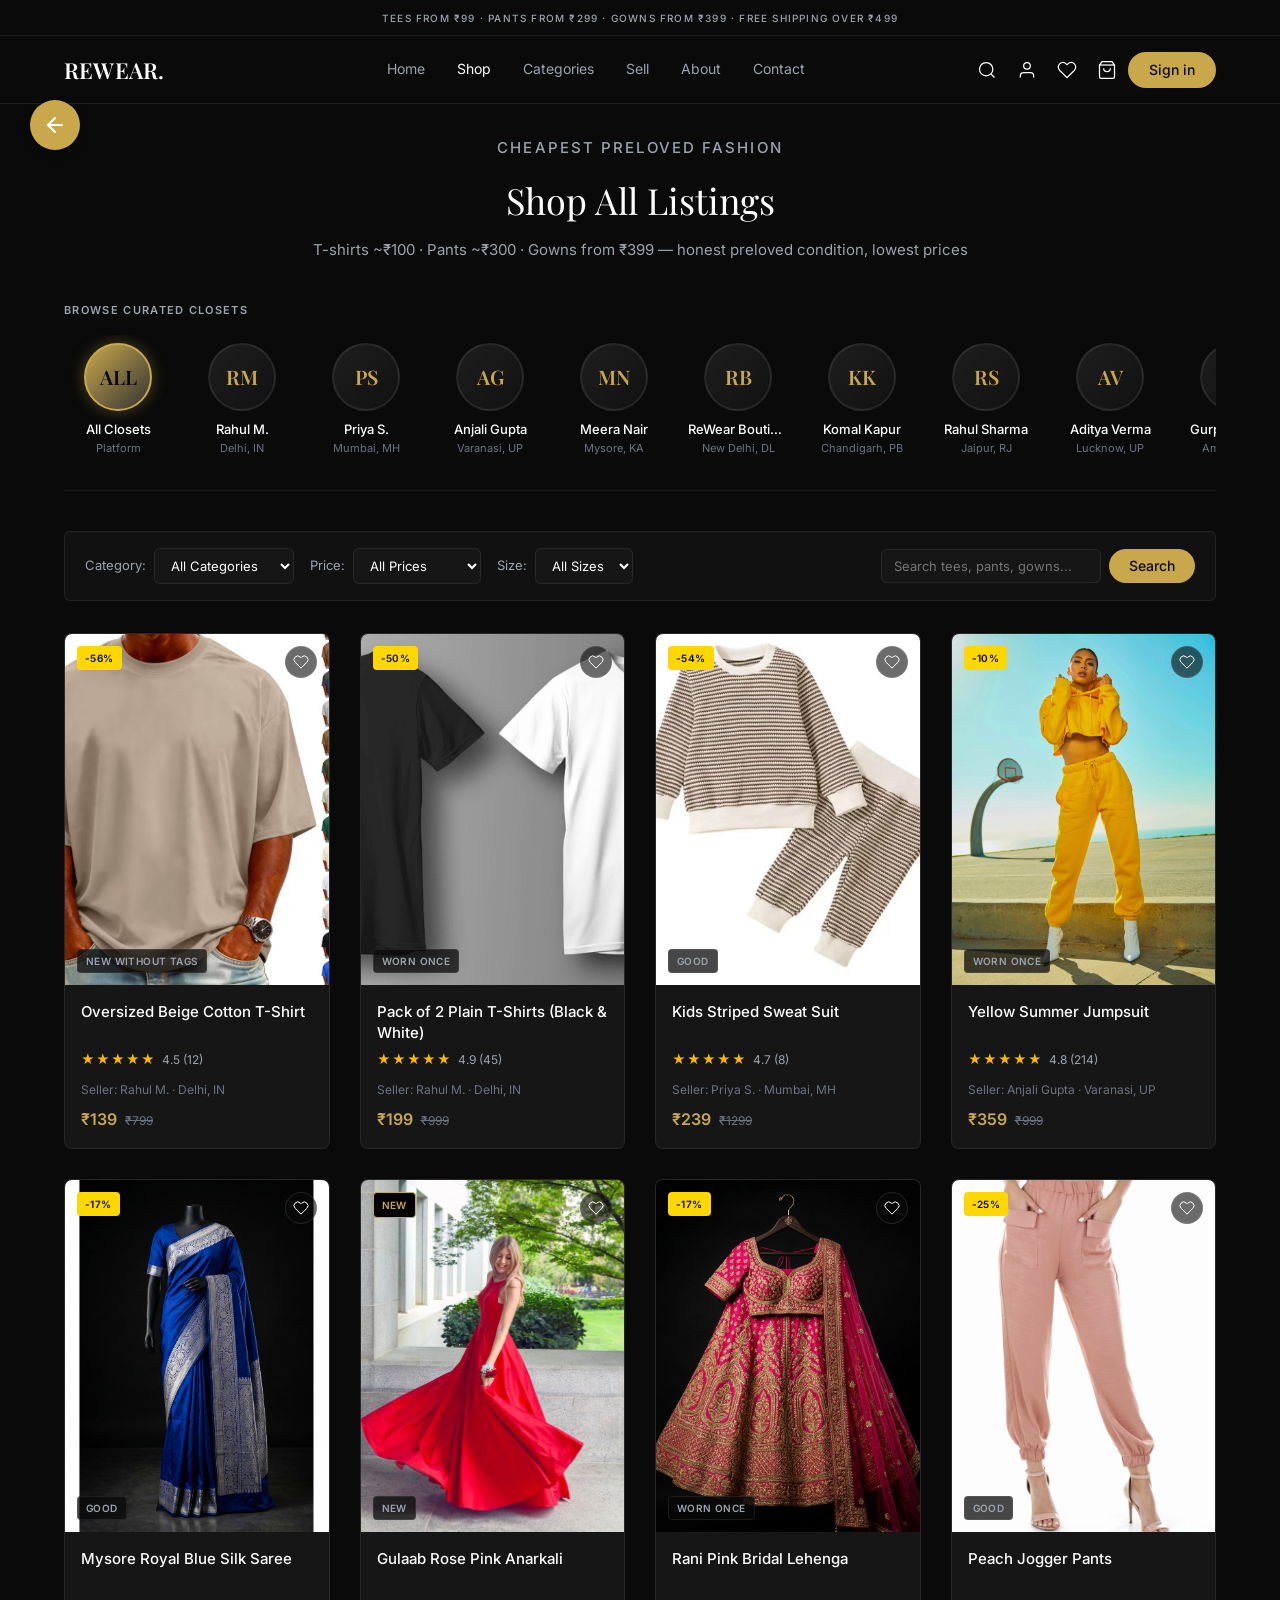
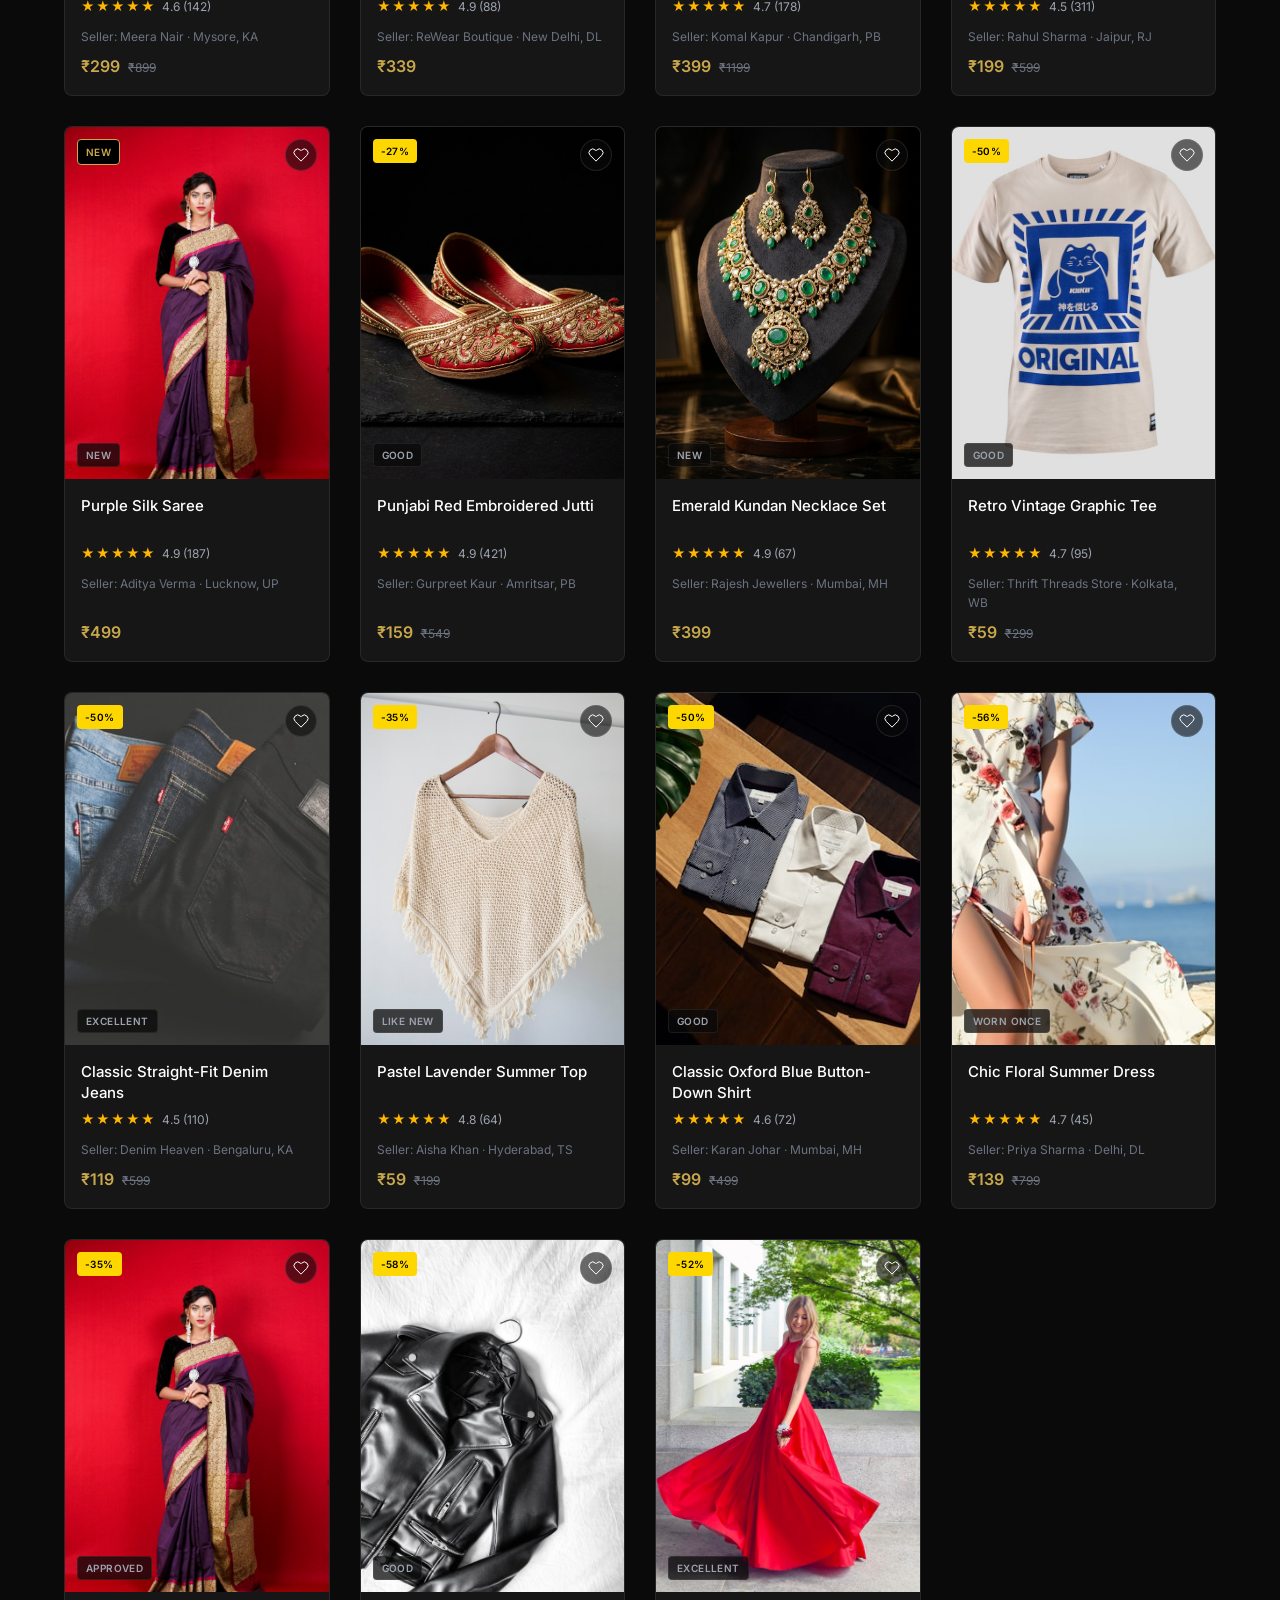
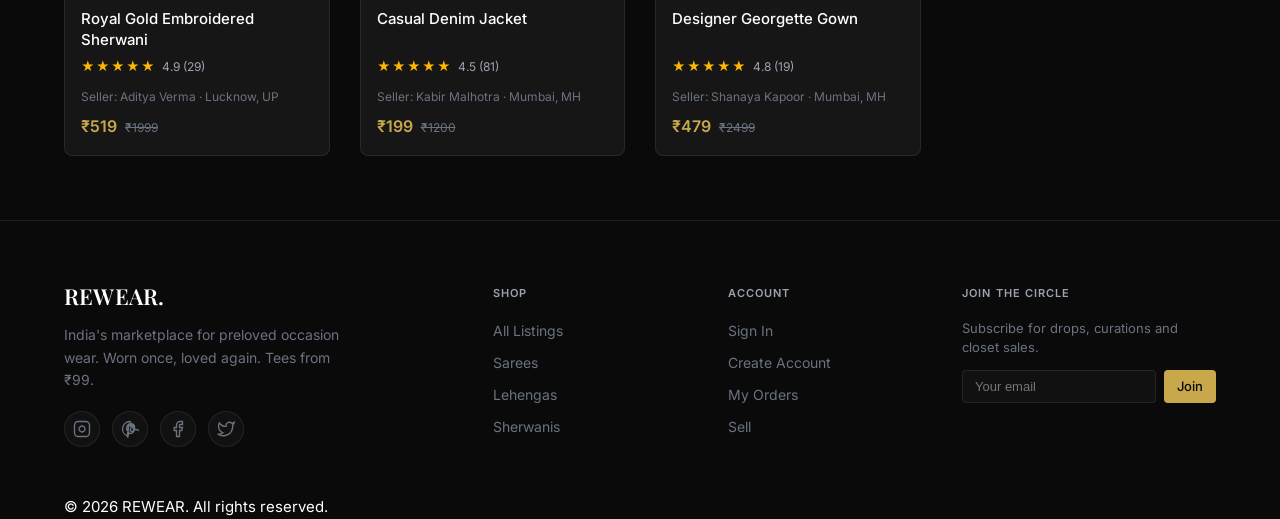
<file: frontend/marketplace.html>
<!DOCTYPE html>
<html lang="en">
<head>
    <meta charset="UTF-8">
    <meta name="viewport" content="width=device-width, initial-scale=1.0">
    <title>Shop — REWEAR.</title>
    <link rel="preconnect" href="https://fonts.googleapis.com">
    <link rel="preconnect" href="https://fonts.gstatic.com" crossorigin>
    <link href="https://fonts.googleapis.com/css2?family=Inter:wght@400;500;600&family=Playfair+Display:ital,wght@0,400;0,600;0,700;1,400;1,600&display=swap" rel="stylesheet">
    <link rel="stylesheet" href="style.css">
</head>
<body class="page-inner">
    <div class="site-top" id="siteTop">
        <div class="announcement-bar">
            <div class="container announcement-bar__inner">
                TEES FROM ₹99 · PANTS FROM ₹299 · GOWNS FROM ₹399 · FREE SHIPPING OVER ₹499
            </div>
        </div>
        <header class="site-header">
            <div class="container navbar">
                <a href="index.html" class="logo">REWEAR.</a>
                <nav class="nav-links" aria-label="Main navigation">
                    <a href="index.html">Home</a>
                    <a href="marketplace.html" class="active">Shop</a>
                    <a href="#categories">Categories</a>
                    <a href="seller-dashboard.html">Sell</a>
                    <a href="index.html#about">About</a>
                    <a href="index.html#contact">Contact</a>
                </nav>
                <div class="nav-actions">
                    <button class="icon-btn" type="button" aria-label="Search"><svg width="20" height="20" viewBox="0 0 24 24" fill="none" stroke="currentColor" stroke-width="1.5"><circle cx="11" cy="11" r="8"/><path d="m21 21-4.35-4.35"/></svg></button>
                    <a href="buyer-dashboard.html" class="icon-btn" aria-label="Account"><svg width="20" height="20" viewBox="0 0 24 24" fill="none" stroke="currentColor" stroke-width="1.5"><path d="M20 21v-2a4 4 0 0 0-4-4H8a4 4 0 0 0-4 4v2"/><circle cx="12" cy="7" r="4"/></svg></a>
                    <button class="icon-btn" type="button" aria-label="Wishlist" onclick="window.location.href='buyer-dashboard.html'"><svg width="20" height="20" viewBox="0 0 24 24" fill="none" stroke="currentColor" stroke-width="1.5"><path d="M20.84 4.61a5.5 5.5 0 0 0-7.78 0L12 5.67l-1.06-1.06a5.5 5.5 0 0 0-7.78 7.78l1.06 1.06L12 21.23l7.78-7.78 1.06-1.06a5.5 5.5 0 0 0 0-7.78z"/></svg></button>
                    <button class="icon-btn" type="button" aria-label="Cart" onclick="window.location.href='cart.html'"><svg width="20" height="20" viewBox="0 0 24 24" fill="none" stroke="currentColor" stroke-width="1.5"><path d="M6 2 3 6v14a2 2 0 0 0 2 2h14a2 2 0 0 0 2-2V6l-3-4z"/><line x1="3" y1="6" x2="21" y2="6"/><path d="M16 10a4 4 0 0 1-8 0"/></svg></button>
                    <a href="login.html" class="btn btn-gold">Sign in</a>
                </div>
                <button class="mobile-menu-btn" type="button" aria-label="Open menu"><svg width="22" height="22" viewBox="0 0 24 24" fill="none" stroke="currentColor" stroke-width="1.5"><line x1="3" y1="6" x2="21" y2="6"/><line x1="3" y1="12" x2="21" y2="12"/><line x1="3" y1="18" x2="21" y2="18"/></svg></button>
            </div>
        </header>
    </div>

    <main class="container">
        <section class="marketplace-header">
            <p class="eyebrow">CHEAPEST PRELOVED FASHION</p>
            <h2>Shop All Listings</h2>
            <p>T-shirts ~₹100 · Pants ~₹300 · Gowns from ₹399 — honest preloved condition, lowest prices</p>
        </section>

        <!-- Curated Closets Carousel -->
        <section class="closets-section">
            <h3 class="closets-section__title">Browse Curated Closets</h3>
            <div class="closets-scroll" id="closetsScroll">
                <!-- Dynamically populated seller closets -->
            </div>
            
            <div class="active-closet-filter" id="closetFilterBanner" style="display: none;">
                <span id="closetFilterText">Showing items from Seller's Closet</span>
                <button type="button" aria-label="Clear closet filter" onclick="clearClosetFilter()">&times;</button>
            </div>
        </section>

        <section class="filters">
            <div class="filter-group">
                <label>Category:</label>
                <select id="categoryFilter">
                    <option value="">All Categories</option>
                    <option value="t-shirts">T-Shirts</option>
                    <option value="pants">Pants & Jeans</option>
                    <option value="gowns">Gowns</option>
                    <option value="men">Men's Wear</option>
                    <option value="women">Women's Wear</option>
                    <option value="sarees">Sarees</option>
                    <option value="kurtas">Kurtas</option>
                    <option value="sherwanis">Sherwanis</option>
                </select>
            </div>
            <div class="filter-group">
                <label>Price:</label>
                <select id="priceFilter">
                    <option value="">All Prices</option>
                    <option value="0-150">Under ₹150</option>
                    <option value="150-350">₹150 – ₹350</option>
                    <option value="350-600">₹350 – ₹600</option>
                    <option value="600-1000">₹600 – ₹1000</option>
                </select>
            </div>
            <div class="filter-group">
                <label>Size:</label>
                <select id="sizeFilter">
                    <option value="">All Sizes</option>
                    <option value="xs">XS</option>
                    <option value="s">S</option>
                    <option value="m">M</option>
                    <option value="l">L</option>
                    <option value="xl">XL</option>
                </select>
            </div>
            <div class="search-box">
                <input type="text" id="searchInput" placeholder="Search tees, pants, gowns...">
                <button class="btn search-btn">Search</button>
            </div>
        </section>

        <section class="products-grid" id="marketplaceGrid">
            <!-- Dynamic product cards render here -->
        </section>
    </main>

    <footer class="site-footer">
        <div class="container footer__grid">
            <div class="footer__brand">
                <span class="logo">REWEAR.</span>
                <p>India's marketplace for preloved occasion wear. Worn once, loved again. Tees from ₹99.</p>
                <div class="footer__socials" style="margin-top: 20px; display: flex; gap: 12px;">
                    <a href="#" class="social-icon" aria-label="Instagram">
                        <svg width="18" height="18" viewBox="0 0 24 24" fill="none" stroke="currentColor" stroke-width="1.8"><rect x="2" y="2" width="20" height="20" rx="5" ry="5"/><path d="M16 11.37A4 4 0 1 1 12.63 8 4 4 0 0 1 16 11.37z"/><line x1="17.5" y1="6.5" x2="17.51" y2="6.5"/></svg>
                    </a>
                    <a href="#" class="social-icon" aria-label="Pinterest">
                        <svg width="18" height="18" viewBox="0 0 24 24" fill="none" stroke="currentColor" stroke-width="1.8"><path d="M12 2a10 10 0 0 0-3.3 19.4c-.1-.9-.2-2.4 0-3.4l1.4-6s-.3-.7-.3-1.7c0-1.6.9-2.8 2.1-2.8 1 0 1.5.8 1.5 1.7 0 1-.6 2.5-.9 4-.3 1.2.6 2.1 1.8 2.1 2.1 0 3.8-2.2 3.8-5.5 0-2.9-2-4.9-5-4.9-3.4 0-5.4 2.6-5.4 5.2 0 1 .4 2.1.9 2.7l-.3 1c-.3-.2-1-.8-1-1.8 0-2.6 2.3-5 5.5-5 3.1 0 5 2.1 5 5 0 3.3-2.1 6-5 6-1 0-2-.5-2.3-1l-1.5 5.8a10 10 0 1 0 8.1-9.9z"/></svg>
                    </a>
                    <a href="#" class="social-icon" aria-label="Facebook">
                        <svg width="18" height="18" viewBox="0 0 24 24" fill="none" stroke="currentColor" stroke-width="1.8"><path d="M18 2h-3a5 5 0 0 0-5 5v3H7v4h3v8h4v-8h3l1-4h-4V7a1 1 0 0 1 1-1h3z"/></svg>
                    </a>
                    <a href="#" class="social-icon" aria-label="Twitter">
                        <svg width="18" height="18" viewBox="0 0 24 24" fill="none" stroke="currentColor" stroke-width="1.8"><path d="M23 3a10.9 10.9 0 0 1-3.14 1.53 4.48 4.48 0 0 0-7.86 3v1A10.66 10.66 0 0 1 3 4s-4 9 5 13a11.64 11.64 0 0 1-7 2c9 5 20 0 20-11.5a4.5 4.5 0 0 0-.08-.83A7.72 7.72 0 0 0 23 3z"/></svg>
                    </a>
                </div>
            </div>
            <div class="footer__col">
                <h4>Shop</h4>
                <ul>
                    <li><a href="marketplace.html">All Listings</a></li>
                    <li><a href="marketplace.html">Sarees</a></li>
                    <li><a href="marketplace.html">Lehengas</a></li>
                    <li><a href="marketplace.html">Sherwanis</a></li>
                </ul>
            </div>
            <div class="footer__col">
                <h4>Account</h4>
                <ul>
                    <li><a href="login.html">Sign In</a></li>
                    <li><a href="register.html">Create Account</a></li>
                    <li><a href="buyer-dashboard.html">My Orders</a></li>
                    <li><a href="seller-dashboard.html">Sell</a></li>
                </ul>
            </div>
            <div class="footer__col">
                <h4>Join the Circle</h4>
                <p style="font-size: 13px; color: var(--text-dim); margin-bottom: 12px; line-height: 1.5;">Subscribe for drops, curations and closet sales.</p>
                <form class="footer-newsletter-form" onsubmit="event.preventDefault(); showNotification('Subscribed to drop alerts!'); this.reset();" style="display: flex; gap: 8px;">
                    <input type="email" placeholder="Your email" required style="flex: 1; padding: 8px 12px; font-size: 13px; border-radius: 4px; border: 1px solid var(--border); background: var(--bg-soft); color: var(--text);">
                    <button type="submit" class="btn btn-gold btn-sm" style="border-radius: 4px; padding: 8px 12px;">Join</button>
                </form>
            </div>
        </div>
        <div class="footer-bottom">
            <div class="container">
                <p>&copy; 2026 REWEAR. All rights reserved.</p>
            </div>
        </div>
    </footer>

    <script src="script.js?v=5"></script>
</body>
</html>
</file>
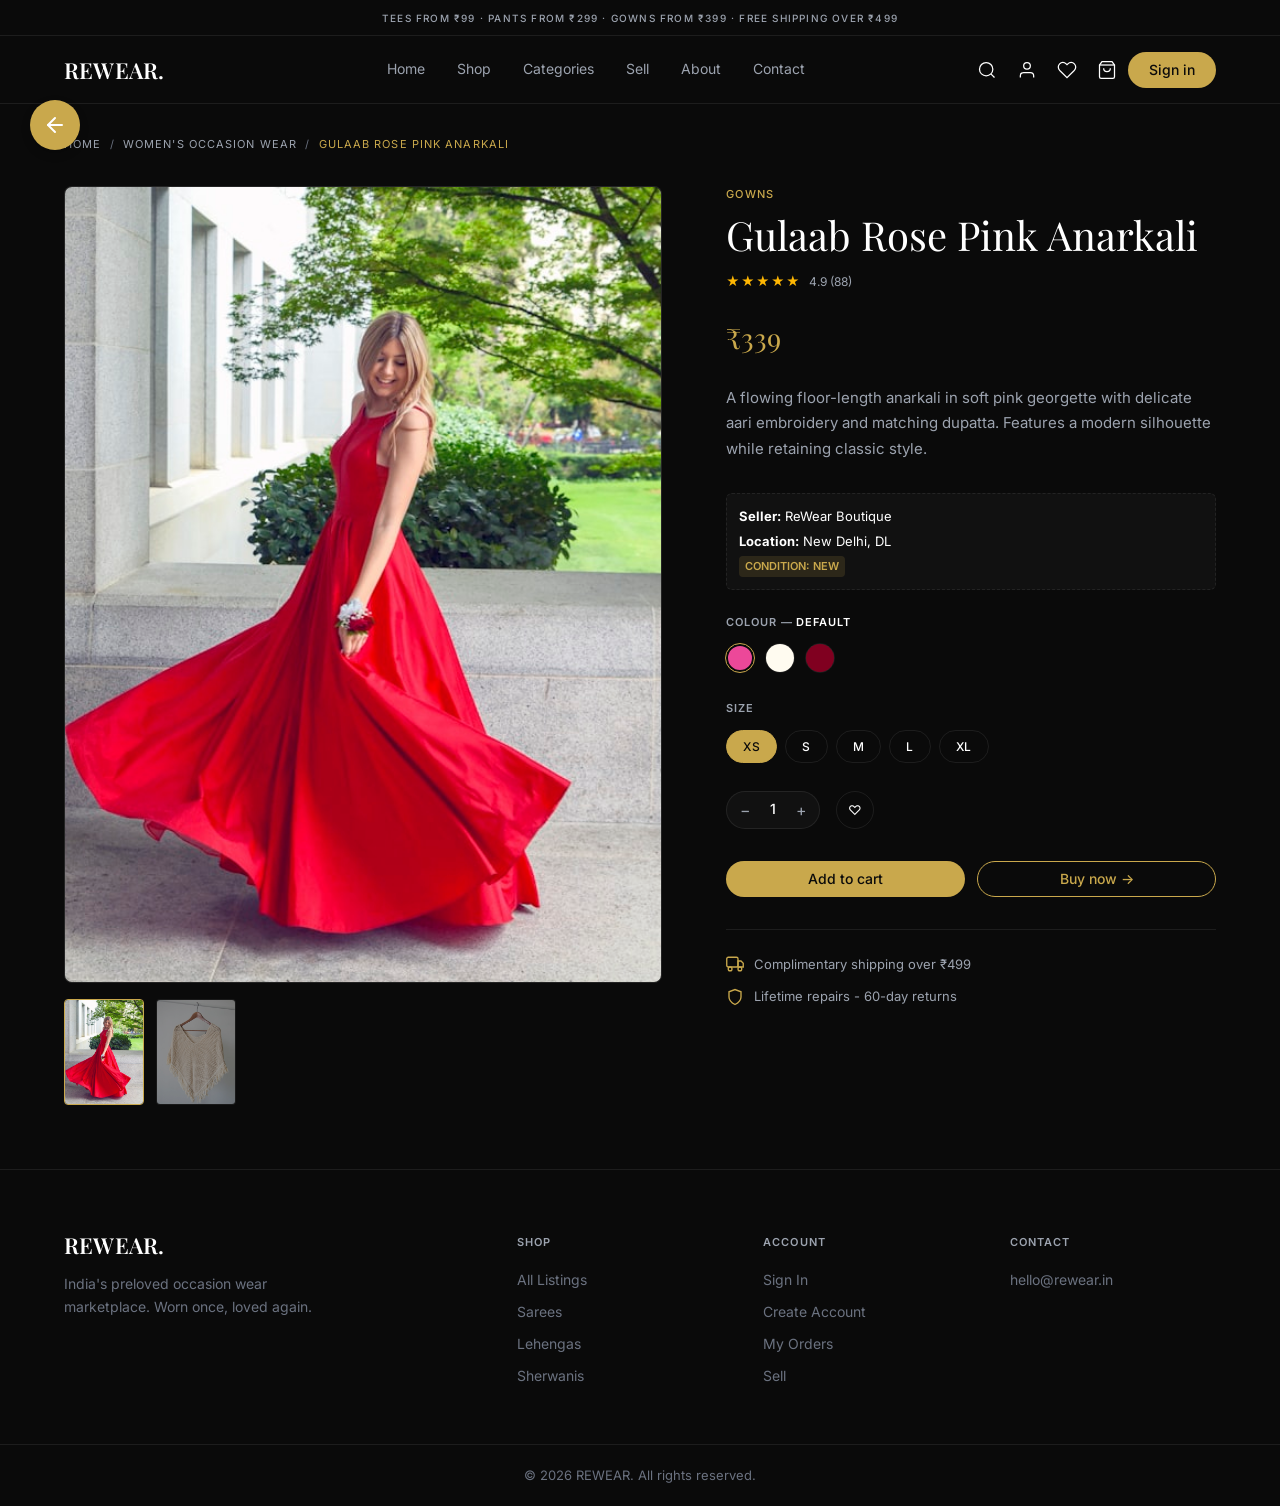
<file: frontend/product-detail.html>
<!DOCTYPE html>
<html lang="en">
<head>
    <meta charset="UTF-8">
    <meta name="viewport" content="width=device-width, initial-scale=1.0">
    <title>Product Details — REWEAR.</title>
    <link rel="preconnect" href="https://fonts.googleapis.com">
    <link rel="preconnect" href="https://fonts.gstatic.com" crossorigin>
    <link href="https://fonts.googleapis.com/css2?family=Inter:wght@400;500;600&family=Playfair+Display:ital,wght@0,400;0,600;0,700;1,400;1,600&display=swap" rel="stylesheet">
    <link rel="stylesheet" href="style.css">
</head>
<body class="page-inner">
    <div class="site-top" id="siteTop">
        <div class="announcement-bar">
            <div class="container announcement-bar__inner">
                TEES FROM ₹99 · PANTS FROM ₹299 · GOWNS FROM ₹399 · FREE SHIPPING OVER ₹499
            </div>
        </div>
        <header class="site-header">
            <div class="container navbar">
                <a href="index.html" class="logo">REWEAR.</a>
                <nav class="nav-links" aria-label="Main navigation">
                    <a href="index.html">Home</a>
                    <a href="marketplace.html">Shop</a>
                    <a href="marketplace.html#categories">Categories</a>
                    <a href="seller-dashboard.html">Sell</a>
                    <a href="index.html#about">About</a>
                    <a href="index.html#contact">Contact</a>
                </nav>
                <div class="nav-actions">
                    <button class="icon-btn" type="button" aria-label="Search">
                        <svg width="20" height="20" viewBox="0 0 24 24" fill="none" stroke="currentColor" stroke-width="1.5"><circle cx="11" cy="11" r="8"/><path d="m21 21-4.35-4.35"/></svg>
                    </button>
                    <a href="buyer-dashboard.html" class="icon-btn" aria-label="Account">
                        <svg width="20" height="20" viewBox="0 0 24 24" fill="none" stroke="currentColor" stroke-width="1.5"><path d="M20 21v-2a4 4 0 0 0-4-4H8a4 4 0 0 0-4 4v2"/><circle cx="12" cy="7" r="4"/></svg>
                    </a>
                    <button class="icon-btn" type="button" aria-label="Wishlist" onclick="window.location.href='buyer-dashboard.html'">
                        <svg width="20" height="20" viewBox="0 0 24 24" fill="none" stroke="currentColor" stroke-width="1.5"><path d="M20.84 4.61a5.5 5.5 0 0 0-7.78 0L12 5.67l-1.06-1.06a5.5 5.5 0 0 0-7.78 7.78l1.06 1.06L12 21.23l7.78-7.78 1.06-1.06a5.5 5.5 0 0 0 0-7.78z"/></svg>
                    </button>
                    <button class="icon-btn" type="button" aria-label="Cart" onclick="window.location.href='cart.html'">
                        <svg width="20" height="20" viewBox="0 0 24 24" fill="none" stroke="currentColor" stroke-width="1.5"><path d="M6 2 3 6v14a2 2 0 0 0 2 2h14a2 2 0 0 0 2-2V6l-3-4z"/><line x1="3" y1="6" x2="21" y2="6"/><path d="M16 10a4 4 0 0 1-8 0"/></svg>
                    </button>
                    <a href="login.html" class="btn btn-gold">Sign in</a>
                </div>
                <button class="mobile-menu-btn" type="button" aria-label="Open menu">
                    <svg width="22" height="22" viewBox="0 0 24 24" fill="none" stroke="currentColor" stroke-width="1.5"><line x1="3" y1="6" x2="21" y2="6"/><line x1="3" y1="12" x2="21" y2="12"/><line x1="3" y1="18" x2="21" y2="18"/></svg>
                </button>
            </div>
        </header>
    </div>

    <main class="container product-detail">
        <!-- Breadcrumbs -->
        <div class="breadcrumbs">
            <a href="index.html">Home</a> &nbsp;/&nbsp; 
            <a href="marketplace.html" id="breadcrumbCategoryLink">Women</a> &nbsp;/&nbsp; 
            <span class="current" id="breadcrumbCurrent">Gulaab Rose Pink Anarkali</span>
        </div>

        <div class="product-detail__grid">
            <!-- Left Side: Product Gallery -->
            <div class="product-gallery">
                <div class="product-gallery__main">
                    <img id="mainProductImage" src="assets/product-anarkali.jpg" alt="Product Image">
                </div>
                <div class="product-gallery__thumbnails" id="productThumbnails">
                    <!-- Dynamic Thumbnails -->
                </div>
            </div>

            <!-- Right Side: Product Details -->
            <div class="product-info-panel">
                <p class="product-info-panel__category" id="productCategoryText">Women</p>
                <h1 class="product-info-panel__title" id="productTitleText">Gulaab Rose Pink Anarkali</h1>
                
                <div class="product-info-panel__rating">
                    <div class="stars-gold" id="ratingStars">★★★★★</div>
                    <span class="rating-text" id="ratingScoreText">4.9 (88)</span>
                </div>

                <div class="product-info-panel__price">
                    <span id="productPriceText">₹849</span>
                    <span class="price-original" id="productOrigPriceText"></span>
                </div>

                <p class="product-info-panel__desc" id="productDescText">
                    A flowing floor-length anarkali in soft pink georgette with delicate aari embroidery and matching dupatta.
                </p>

                <!-- Seller Info -->
                <div class="seller-info-box" style="margin-bottom: 24px; padding: 12px; border: 1px dashed var(--border); border-radius: 6px; font-size: 13px; background: var(--bg-soft);">
                    <div style="margin-bottom: 4px;"><strong>Seller:</strong> <span id="sellerNameText">ReWear Boutique</span></div>
                    <div><strong>Location:</strong> <span id="sellerLocationText">New Delhi, IN</span></div>
                    <div id="productConditionText" style="margin-top: 4px; display: inline-block; padding: 2px 6px; font-size: 11px; font-weight: 600; background: rgba(201,168,76,0.15); color: var(--gold); border-radius: 4px; text-transform: uppercase;">Condition: Good</div>
                </div>

                <!-- Attributes Selector -->
                <div class="attribute-selector" id="colorSelectorSection">
                    <span class="attribute-selector__label">Colour — <span id="selectedColorName" style="color: var(--text);">Rose Pink</span></span>
                    <div class="color-swatches" id="colorSwatchesContainer">
                        <!-- Dynamic Color Swatches -->
                    </div>
                </div>

                <div class="attribute-selector" id="sizeSelectorSection">
                    <span class="attribute-selector__label">Size</span>
                    <div class="size-pills" id="sizePillsContainer">
                        <!-- Dynamic Size Pills -->
                    </div>
                </div>

                <!-- Purchase actions -->
                <div class="purchase-actions-row">
                    <div class="qty-adjuster">
                        <button type="button" onclick="adjustQty(-1)">&minus;</button>
                        <span id="quantityVal">1</span>
                        <button type="button" onclick="adjustQty(1)">&plus;</button>
                    </div>

                    <button class="icon-btn wishlist-btn" type="button" aria-label="Add to wishlist" style="border: 1px solid var(--border); border-radius: 50%;" id="detailWishlistBtn">
                        ♡
                    </button>
                </div>

                <div class="action-buttons-row">
                    <button class="btn btn-gold btn-block" onclick="handleAddToCart()">Add to cart</button>
                    <button class="btn btn-outline btn-buy-now btn-block" onclick="handleBuyNow()">Buy now &rarr;</button>
                </div>

                <div class="guarantees-list">
                    <div class="guarantee-item">
                        <svg width="18" height="18" viewBox="0 0 24 24" fill="none" stroke="currentColor" stroke-width="1.8"><rect x="1" y="3" width="15" height="13" rx="2" ry="2"/><polygon points="16 8 20 8 23 11 23 16 16 16 16 8"/><circle cx="5.5" cy="18.5" r="2.5"/><circle cx="18.5" cy="18.5" r="2.5"/></svg>
                        <span>Complimentary shipping over ₹499</span>
                    </div>
                    <div class="guarantee-item">
                        <svg width="18" height="18" viewBox="0 0 24 24" fill="none" stroke="currentColor" stroke-width="1.8"><path d="M12 22s8-4 8-10V5l-8-3-8 3v7c0 6 8 10 8 10z"/></svg>
                        <span>Lifetime repairs - 60-day returns</span>
                    </div>
                </div>
            </div>
        </div>
    </main>

    <footer class="site-footer">
        <div class="container footer__grid">
            <div class="footer__brand">
                <span class="logo">REWEAR.</span>
                <p>India's preloved occasion wear marketplace. Worn once, loved again.</p>
            </div>
            <div class="footer__col">
                <h4>Shop</h4>
                <ul>
                    <li><a href="marketplace.html">All Listings</a></li>
                    <li><a href="marketplace.html">Sarees</a></li>
                    <li><a href="marketplace.html">Lehengas</a></li>
                    <li><a href="marketplace.html">Sherwanis</a></li>
                </ul>
            </div>
            <div class="footer__col">
                <h4>Account</h4>
                <ul>
                    <li><a href="login.html">Sign In</a></li>
                    <li><a href="register.html">Create Account</a></li>
                    <li><a href="buyer-dashboard.html">My Orders</a></li>
                    <li><a href="seller-dashboard.html">Sell</a></li>
                </ul>
            </div>
            <div class="footer__col">
                <h4>Contact</h4>
                <ul>
                    <li><a href="mailto:hello@rewear.in">hello@rewear.in</a></li>
                </ul>
            </div>
        </div>
        <div class="footer__bottom">
            <div class="container">
                <p>&copy; 2026 REWEAR. All rights reserved.</p>
            </div>
        </div>
    </footer>

    <script src="script.js?v=5"></script>
    <script>
        // Quantity adjustments
        let currentQty = 1;
        function adjustQty(amount) {
            currentQty = Math.max(1, currentQty + amount);
            document.getElementById('quantityVal').textContent = currentQty;
        }

        function handleAddToCart() {
            const params = new URLSearchParams(window.location.search);
            const productId = params.get('id') || 'rose-pink-anarkali';
            
            const activeSizeEl = document.querySelector('.size-pill.active');
            const selectedSize = activeSizeEl ? activeSizeEl.textContent : 'Free Size';
            
            const selectedColor = document.getElementById('selectedColorName') ? document.getElementById('selectedColorName').textContent : 'Default';
            
            let cart = JSON.parse(localStorage.getItem('userCart') || '[]');
            cart.push({ id: productId, size: selectedSize, color: selectedColor, qty: currentQty });
            localStorage.setItem('userCart', JSON.stringify(cart));
            
            showNotification('Item added to your cart!');
        }

        function handleBuyNow() {
            const params = new URLSearchParams(window.location.search);
            const productId = params.get('id') || 'rose-pink-anarkali';
            
            const activeSizeEl = document.querySelector('.size-pill.active');
            const selectedSize = activeSizeEl ? activeSizeEl.textContent : 'Free Size';
            
            const selectedColor = document.getElementById('selectedColorName') ? document.getElementById('selectedColorName').textContent : 'Default';
            
            showNotification('Proceeding to checkout...');
            setTimeout(() => {
                window.location.href = `checkout.html?id=${encodeURIComponent(productId)}&qty=${encodeURIComponent(currentQty)}&size=${encodeURIComponent(selectedSize)}&color=${encodeURIComponent(selectedColor)}`;
            }, 800);
        }
    </script>
</body>
</html>
</file>
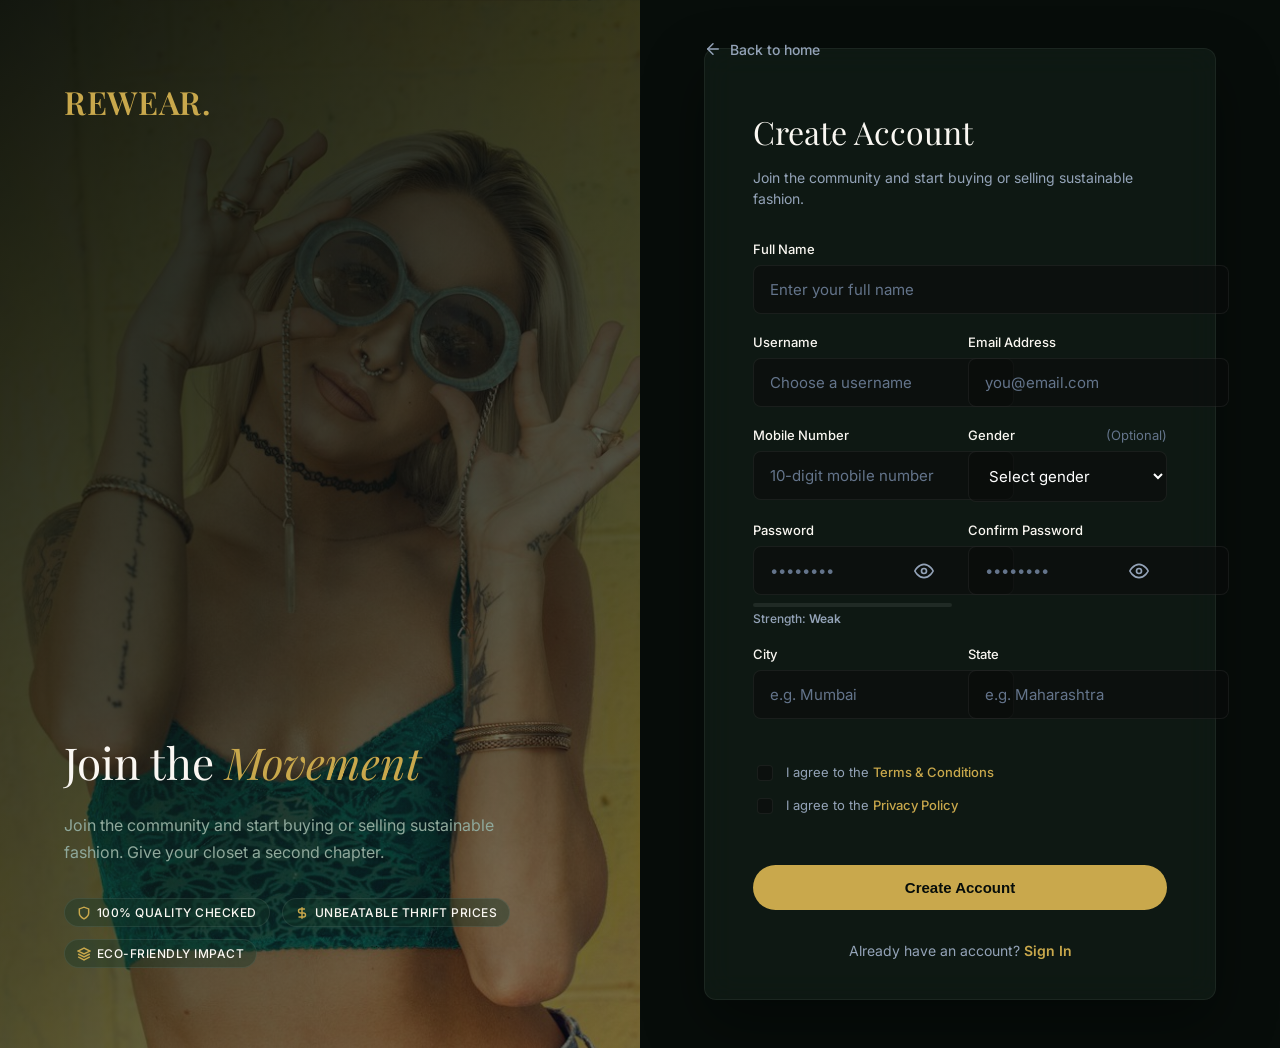
<file: frontend/register.html>
<!DOCTYPE html>
<html lang="en">
<head>
    <meta charset="UTF-8">
    <meta name="viewport" content="width=device-width, initial-scale=1.0">
    <title>Create Account — REWEAR.</title>
    <link rel="preconnect" href="https://fonts.googleapis.com">
    <link rel="preconnect" href="https://fonts.gstatic.com" crossorigin>
    <link href="https://fonts.googleapis.com/css2?family=Inter:wght@400;500;600&family=Playfair+Display:ital,wght@0,400;0,600;0,700;1,400;1,600&display=swap" rel="stylesheet">
    <link rel="stylesheet" href="auth.css">
</head>
<body class="auth-page-body">
    <div class="auth-split-container">
        <!-- Left Sidebar Banner -->
        <aside class="auth-sidebar">
            <a href="index.html" class="auth-sidebar-logo">REWEAR.</a>
            
            <div class="auth-sidebar-content">
                <h2 class="auth-sidebar-title">Join the <em>Movement</em></h2>
                <p class="auth-sidebar-text">Join the community and start buying or selling sustainable fashion. Give your closet a second chapter.</p>
                
                <div class="auth-sidebar-badges">
                    <div class="auth-badge-item">
                        <svg width="14" height="14" viewBox="0 0 24 24" fill="none" stroke="currentColor" stroke-width="2.5"><path d="M12 22s8-4 8-10V5l-8-3-8 3v7c0 6 8 10 8 10z"/></svg>
                        100% Quality Checked
                    </div>
                    <div class="auth-badge-item">
                        <svg width="14" height="14" viewBox="0 0 24 24" fill="none" stroke="currentColor" stroke-width="2.5"><path d="M12 2v20M17 5H9.5a3.5 3.5 0 0 0 0 7h5a3.5 3.5 0 0 1 0 7H6"/></svg>
                        Unbeatable Thrift Prices
                    </div>
                    <div class="auth-badge-item">
                        <svg width="14" height="14" viewBox="0 0 24 24" fill="none" stroke="currentColor" stroke-width="2.5"><path d="M12 2L2 7l10 5 10-5-10-5zM2 17l10 5 10-5M2 12l10 5 10-5"/></svg>
                        Eco-Friendly Impact
                    </div>
                </div>
            </div>
        </aside>

        <!-- Right Content Area -->
        <main class="auth-content">
            <a href="index.html" class="auth-back-link" aria-label="Back to home">
                <svg width="18" height="18" viewBox="0 0 24 24" fill="none" stroke="currentColor" stroke-width="2" stroke-linecap="round" stroke-linejoin="round"><line x1="19" y1="12" x2="5" y2="12"></line><polyline points="12 19 5 12 12 5"></polyline></svg>
                Back to home
            </a>

            <div class="auth-card" style="max-width: 600px; padding: 2.5rem 3rem;">
                <h1>Create Account</h1>
                <p class="auth-subtitle">Join the community and start buying or selling sustainable fashion.</p>

                <form class="auth-form" id="registerForm" novalidate>
                    <div class="form-grid">
                        <!-- Full Name -->
                        <div class="auth-field full-width">
                            <label for="fullName">Full Name</label>
                            <div class="input-wrapper">
                                <input type="text" id="fullName" name="fullName" placeholder="Enter your full name" required autocomplete="name">
                            </div>
                        </div>

                        <!-- Username -->
                        <div class="auth-field">
                            <label for="username">Username</label>
                            <div class="input-wrapper">
                                <input type="text" id="username" name="username" placeholder="Choose a username" required autocomplete="username">
                            </div>
                        </div>

                        <!-- Email Address -->
                        <div class="auth-field">
                            <label for="email">Email Address</label>
                            <div class="input-wrapper">
                                <input type="email" id="email" name="email" placeholder="you@email.com" required autocomplete="email">
                            </div>
                        </div>

                        <!-- Mobile Number -->
                        <div class="auth-field">
                            <label for="mobile">Mobile Number</label>
                            <div class="input-wrapper">
                                <input type="tel" id="mobile" name="mobile" placeholder="10-digit mobile number" required autocomplete="tel">
                            </div>
                        </div>

                        <!-- Gender (Optional) -->
                        <div class="auth-field">
                            <label for="gender">Gender <span class="optional">(Optional)</span></label>
                            <div class="input-wrapper">
                                <select id="gender" name="gender">
                                    <option value="" disabled selected>Select gender</option>
                                    <option value="female">Female</option>
                                    <option value="male">Male</option>
                                    <option value="other">Other</option>
                                    <option value="prefer-not-to-say">Prefer not to say</option>
                                </select>
                            </div>
                        </div>

                        <!-- Password -->
                        <div class="auth-field">
                            <label for="password">Password</label>
                            <div class="input-wrapper">
                                <input type="password" id="password" name="password" placeholder="••••••••" required autocomplete="new-password">
                                <button type="button" class="password-toggle" data-target="password" aria-label="Show password">
                                    <svg width="20" height="20" viewBox="0 0 24 24" fill="none" stroke="currentColor" stroke-width="2" stroke-linecap="round" stroke-linejoin="round" class="eye-icon"><path d="M1 12s4-8 11-8 11 8 11 8-4 8-11 8-11-8-11-8z"></path><circle cx="12" cy="12" r="3"></circle></svg>
                                </button>
                            </div>
                            <!-- Password Strength Indicator -->
                            <div class="strength-meter">
                                <div class="strength-meter-bar">
                                    <div class="strength-meter-fill" id="strengthFill"></div>
                                </div>
                                <div class="strength-meter-text">Strength: <span id="strengthLabel">Weak</span></div>
                            </div>
                        </div>

                        <!-- Confirm Password -->
                        <div class="auth-field">
                            <label for="confirmPassword">Confirm Password</label>
                            <div class="input-wrapper">
                                <input type="password" id="confirmPassword" name="confirmPassword" placeholder="••••••••" required autocomplete="new-password">
                                <button type="button" class="password-toggle" data-target="confirmPassword" aria-label="Show password">
                                    <svg width="20" height="20" viewBox="0 0 24 24" fill="none" stroke="currentColor" stroke-width="2" stroke-linecap="round" stroke-linejoin="round" class="eye-icon"><path d="M1 12s4-8 11-8 11 8 11 8-4 8-11 8-11-8-11-8z"></path><circle cx="12" cy="12" r="3"></circle></svg>
                                </button>
                            </div>
                        </div>

                        <!-- City -->
                        <div class="auth-field">
                            <label for="city">City</label>
                            <div class="input-wrapper">
                                <input type="text" id="city" name="city" placeholder="e.g. Mumbai" required autocomplete="address-level2">
                            </div>
                        </div>

                        <!-- State -->
                        <div class="auth-field">
                            <label for="state">State</label>
                            <div class="input-wrapper">
                                <input type="text" id="state" name="state" placeholder="e.g. Maharashtra" required autocomplete="address-level1">
                            </div>
                        </div>

                        <!-- Agreement Checkboxes -->
                        <div class="agreement-group full-width">
                            <label class="agreement-label">
                                <input type="checkbox" id="termsCheckbox" required>
                                <span>I agree to the <a href="#" target="_blank">Terms & Conditions</a></span>
                            </label>
                            <label class="agreement-label">
                                <input type="checkbox" id="privacyCheckbox" required>
                                <span>I agree to the <a href="#" target="_blank">Privacy Policy</a></span>
                            </label>
                        </div>
                    </div>

                    <button type="submit" class="auth-submit-btn" id="signUpBtn" style="margin-top: 0.5rem;">
                        Create Account
                    </button>
                </form>

                <div class="auth-card-footer">
                    Already have an account? <a href="login.html">Sign In</a>
                </div>
            </div>
        </main>
    </div>

    <script src="auth.js?v=3"></script>
</body>
</html>
</file>
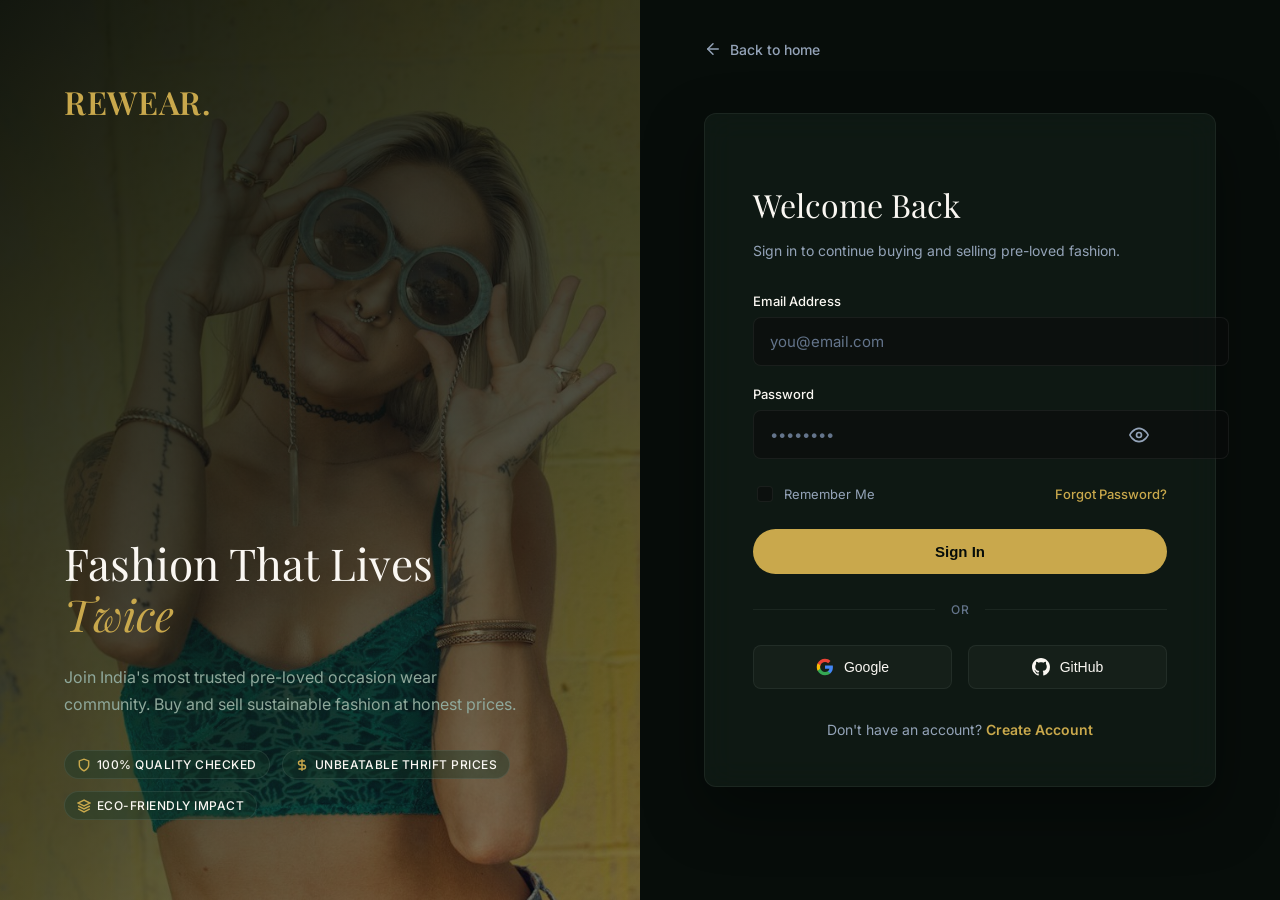
<file: frontend/seller-dashboard.html>
<!DOCTYPE html>
<html lang="en">
<head>
    <meta charset="UTF-8">
    <meta name="viewport" content="width=device-width, initial-scale=1.0">
    <title>Seller Dashboard — REWEAR.</title>
    <link rel="preconnect" href="https://fonts.googleapis.com">
    <link rel="preconnect" href="https://fonts.gstatic.com" crossorigin>
    <link href="https://fonts.googleapis.com/css2?family=Inter:wght@400;500;600&family=Playfair+Display:wght@400;600&display=swap" rel="stylesheet">
    <link rel="stylesheet" href="style.css">
</head>
<body class="page-inner">
    <div class="site-top" id="siteTop">
        <div class="announcement-bar">
            <div class="container announcement-bar__inner">
                TEES FROM ₹99 · PANTS FROM ₹299 · GOWNS FROM ₹399 · FREE SHIPPING OVER ₹499
            </div>
        </div>
        <header class="site-header">
            <div class="container navbar">
                <a href="index.html" class="logo">REWEAR.</a>
                <nav class="nav-links" aria-label="Main navigation">
                    <a href="index.html">Home</a>
                    <a href="marketplace.html">Shop</a>
                    <a href="seller-dashboard.html" class="active">Sell</a>
                </nav>
                <div class="nav-actions">
                    <a href="login.html" class="btn btn-outline btn-sm">Sign in</a>
                </div>
                <button class="mobile-menu-btn" type="button" aria-label="Open menu"><svg width="22" height="22" viewBox="0 0 24 24" fill="none" stroke="currentColor" stroke-width="1.5"><line x1="3" y1="6" x2="21" y2="6"/><line x1="3" y1="12" x2="21" y2="12"/><line x1="3" y1="18" x2="21" y2="18"/></svg></button>
            </div>
        </header>
    </div>

    <main class="container">
        <section class="dashboard-header">
            <h2>Seller Dashboard</h2>
            <p>Manage your products and track sales</p>
        </section>

        <section class="dashboard-tabs">
            <button class="tab-btn active" data-tab="my-products">My Products</button>
            <button class="tab-btn" data-tab="add-product">Add Product</button>
            <button class="tab-btn" data-tab="sales">Sales</button>
        </section>

        <section id="my-products" class="tab-content active">
            <h3>My Products</h3>
            <div class="product-list">
                <div class="product-card">
                    <div class="product-image">
                        <img src="assets/product-sherwani.jpg" alt="Product">
                    </div>
                    <div class="product-info">
                        <h4>Elegant Evening Dress</h4>
                        <p>Category: Dresses</p>
                        <p>Daily Rental: ₹45</p>
                        <p>Purchase Price: ₹299</p>
                        <p>Status: <span class="status approved">Approved</span></p>
                        <div class="product-actions">
                            <button class="btn edit-btn">Edit</button>
                            <button class="btn delete-btn">Delete</button>
                        </div>
                    </div>
                </div>

                <div class="product-card">
                    <div class="product-image">
                        <img src="assets/product-sherwani.jpg" alt="Product">
                    </div>
                    <div class="product-info">
                        <h4>Summer Floral Dress</h4>
                        <p>Category: Dresses</p>
                        <p>Daily Rental: ₹25</p>
                        <p>Purchase Price: ₹89</p>
                        <p>Status: <span class="status pending">Pending Approval</span></p>
                        <div class="product-actions">
                            <button class="btn edit-btn">Edit</button>
                            <button class="btn delete-btn">Delete</button>
                        </div>
                    </div>
                </div>

                <div class="product-card">
                    <div class="product-image">
                        <img src="assets/product-sherwani.jpg" alt="Product">
                    </div>
                    <div class="product-info">
                        <h4>Casual Denim Jacket</h4>
                        <p>Category: Casual Wear</p>
                        <p>Daily Rental: ₹15</p>
                        <p>Purchase Price: ₹120</p>
                        <p>Status: <span class="status available">Available</span></p>
                        <div class="product-actions">
                            <button class="btn edit-btn">Edit</button>
                            <button class="btn delete-btn">Delete</button>
                        </div>
                    </div>
                </div>
            </div>
        </section>

        <section id="add-product" class="tab-content">
            <h3>Add New Product</h3>
            <form class="add-product-form" id="listingForm">
                <div class="form-group">
                    <label for="addProductName">Product Name:</label>
                    <input type="text" id="addProductName" required placeholder="e.g. Silk Banarasi Saree">
                </div>
                <div class="form-group">
                    <label for="addProductCategory">Category:</label>
                    <select id="addProductCategory" required>
                        <option value="">Select Category</option>
                        <option value="sarees">Sarees</option>
                        <option value="lehengas">Lehengas</option>
                        <option value="sherwanis">Sherwanis</option>
                        <option value="kurtas">Kurtas</option>
                        <option value="gowns">Gowns & Dresses</option>
                        <option value="accessories">Accessories</option>
                        <option value="other">Other</option>
                    </select>
                </div>
                <div class="form-group">
                    <label for="addProductBrand">Brand:</label>
                    <input type="text" id="addProductBrand" required placeholder="e.g. Sabyasachi, FabIndia, Raw Mango">
                </div>
                <div class="form-group">
                    <label for="addProductSize">Size:</label>
                    <select id="addProductSize" required>
                        <option value="">Select Size</option>
                        <option value="free">Free Size</option>
                        <option value="xs">XS</option>
                        <option value="s">S</option>
                        <option value="m">M</option>
                        <option value="l">L</option>
                        <option value="xl">XL</option>
                    </select>
                </div>
                <div class="form-group">
                    <label for="addProductCondition">Condition:</label>
                    <select id="addProductCondition" required>
                        <option value="">Select Condition</option>
                        <option value="New">New (Never Worn)</option>
                        <option value="Worn Once">Worn Once</option>
                        <option value="Good">Good Condition</option>
                        <option value="Well Worn">Well Worn</option>
                    </select>
                </div>
                <div class="form-group">
                    <label for="addProductOrigPrice">Original Price (₹):</label>
                    <input type="number" id="addProductOrigPrice" required placeholder="e.g. 5000">
                </div>
                <div class="form-group">
                    <label for="addProductPrice">Selling Price (₹):</label>
                    <input type="number" id="addProductPrice" required placeholder="e.g. 2500">
                </div>
                <div class="form-group">
                    <label for="addProductDesc">Description:</label>
                    <textarea id="addProductDesc" rows="4" required placeholder="Describe the fabric, work, fit, flaws, and how many times it was worn..."></textarea>
                </div>
                <div class="form-group">
                    <label for="addProductImage">Upload Product Images:</label>
                    <input type="file" id="addProductImage" accept="image/*" required>
                    <div id="imagePreviewContainer" style="margin-top: 12px; display: none;">
                        <img id="imagePreview" src="" alt="Listing Preview" style="max-width: 200px; border-radius: 6px; border: 1px solid var(--border);">
                    </div>
                </div>
                <div class="form-group">
                    <label for="addProductSeller">Seller Name:</label>
                    <input type="text" id="addProductSeller" required placeholder="e.g. Priya Sharma">
                </div>
                <div class="form-group">
                    <label for="addProductLocation">Location:</label>
                    <input type="text" id="addProductLocation" required placeholder="e.g. Mumbai, Maharashtra">
                </div>
                <button type="submit" class="btn btn-gold btn-block">Submit Listing</button>
            </form>
        </section>

        <section id="sales" class="tab-content">
            <h3>Sales Summary</h3>
            <div class="sales-stats">
                <div class="stat-card">
                    <h4>Total Sales</h4>
                    <p class="stat-value">₹1,250</p>
                </div>
                <div class="stat-card">
                    <h4>Total Rentals</h4>
                    <p class="stat-value">45</p>
                </div>
                <div class="stat-card">
                    <h4>Active Products</h4>
                    <p class="stat-value">12</p>
                </div>
                <div class="stat-card">
                    <h4>Pending Approval</h4>
                    <p class="stat-value">2</p>
                </div>
            </div>

            <h3>Recent Transactions</h3>
            <div class="transaction-list">
                <div class="transaction-card">
                    <div class="transaction-info">
                        <h4>Elegant Evening Dress - Rental</h4>
                        <p>Buyer: John Doe</p>
                        <p>Date: Jan 20, 2024</p>
                    </div>
                    <div class="transaction-amount">₹135</div>
                </div>

                <div class="transaction-card">
                    <div class="transaction-info">
                        <h4>Summer Floral Dress - Purchase</h4>
                        <p>Buyer: Jane Wilson</p>
                        <p>Date: Jan 18, 2024</p>
                    </div>
                    <div class="transaction-amount">₹89</div>
                </div>
            </div>
        </section>
    </main>

    <footer>
        <div class="footer-content">
            <div class="footer-section">
                <h3>ReWear</h3>
                <p>Sustainable Fashion Rental Platform</p>
            </div>
        </div>
        <div class="footer-bottom">
            <p>&copy; 2024 ReWear. All rights reserved.</p>
        </div>
    </footer>

    <script src="script.js?v=5"></script>
</body>
</html>
</file>
<file: frontend/style.css>
/* REWEAR — Professional layout system */

:root {
    --bg: #0a0a0a;
    --bg-soft: #111111;
    --bg-card: #161616;
    --gold: #c9a84c;
    --gold-hover: #d4b35a;
    --text: #ffffff;
    --text-muted: #9ca3af;
    --text-dim: #6b7280;
    --border: rgba(255, 255, 255, 0.08);
    --border-hover: rgba(255, 255, 255, 0.16);
    --serif: 'Playfair Display', Georgia, serif;
    --sans: 'Inter', -apple-system, BlinkMacSystemFont, sans-serif;
    --container: 1200px;
    --gutter: 24px;
    --announce-h: 36px;
    --header-h: 68px;
    --top-h: calc(var(--announce-h) + var(--header-h));
    --section-y: 80px;
    --radius: 6px;
    --success: #22c55e;
    --danger: #ef4444;
    --info: #3b82f6;
    --warning: #eab308;
}

*, *::before, *::after {
    margin: 0;
    padding: 0;
    box-sizing: border-box;
}

html { scroll-behavior: smooth; }

body {
    font-family: var(--sans);
    font-size: 15px;
    line-height: 1.6;
    color: var(--text);
    background: var(--bg);
    -webkit-font-smoothing: antialiased;
}

img {
    display: block;
    max-width: 100%;
    height: auto;
}

a { color: inherit; text-decoration: none; }

button { font-family: inherit; }

/* Layout */
.container {
    width: 100%;
    max-width: var(--container);
    margin: 0 auto;
    padding-left: var(--gutter);
    padding-right: var(--gutter);
}

.section {
    padding: var(--section-y) 0;
}

.section-head {
    text-align: center;
    margin-bottom: 48px;
}

.section-head__title {
    font-family: var(--serif);
    font-size: clamp(1.75rem, 3vw, 2.25rem);
    font-weight: 400;
    line-height: 1.2;
    letter-spacing: -0.01em;
}

.section-foot {
    text-align: center;
    margin-top: 40px;
}

.eyebrow {
    font-size: 11px;
    font-weight: 500;
    letter-spacing: 0.14em;
    text-transform: uppercase;
    color: var(--gold);
    margin-bottom: 12px;
}

/* Site top */
.site-top {
    position: fixed;
    top: 0;
    left: 0;
    right: 0;
    z-index: 100;
}

.site-top.is-scrolled .site-header {
    background: rgba(10, 10, 10, 0.96);
    border-bottom-color: var(--border);
}

.announcement-bar {
    height: var(--announce-h);
    display: flex;
    align-items: center;
    background: var(--bg);
    border-bottom: 1px solid var(--border);
}

.announcement-bar__inner {
    text-align: center;
    font-size: 10px;
    font-weight: 500;
    letter-spacing: 0.12em;
    text-transform: uppercase;
    color: var(--text-muted);
}

.site-header {
    height: var(--header-h);
    display: flex;
    align-items: center;
    background: transparent;
    border-bottom: 1px solid transparent;
    transition: background 0.2s ease, border-color 0.2s ease;
}

.page-home .site-header {
    background: transparent;
}

.page-inner .site-header {
    background: var(--bg);
    border-bottom-color: var(--border);
}

/* Navbar — 3-column grid for alignment */
.navbar {
    display: grid;
    grid-template-columns: 160px 1fr auto;
    align-items: center;
    column-gap: 24px;
    height: var(--header-h);
}

.logo {
    font-family: var(--serif);
    font-size: 22px;
    font-weight: 600;
    letter-spacing: 0.01em;
    line-height: 1;
    white-space: nowrap;
}

.nav-links {
    display: flex;
    align-items: center;
    justify-content: center;
    gap: 4px;
}

.nav-links a {
    padding: 8px 14px;
    font-size: 14px;
    font-weight: 400;
    color: var(--text-muted);
    border-radius: var(--radius);
    transition: color 0.15s ease;
}

.nav-links a:hover,
.nav-links a.active {
    color: var(--text);
}

.nav-actions {
    display: flex;
    align-items: center;
    justify-content: flex-end;
    gap: 2px;
}

.icon-btn {
    display: inline-flex;
    align-items: center;
    justify-content: center;
    width: 38px;
    height: 38px;
    border: none;
    background: none;
    color: var(--text);
    border-radius: var(--radius);
    cursor: pointer;
    transition: background 0.15s ease;
}

.icon-btn:hover {
    background: rgba(255, 255, 255, 0.06);
}

.mobile-menu-btn {
    display: none;
    align-items: center;
    justify-content: center;
    width: 38px;
    height: 38px;
    border: none;
    background: none;
    color: var(--text);
    cursor: pointer;
}

/* Buttons */
.btn {
    display: inline-flex;
    align-items: center;
    justify-content: center;
    gap: 6px;
    padding: 10px 20px;
    font-size: 14px;
    font-weight: 500;
    line-height: 1;
    border: 1px solid transparent;
    border-radius: 999px;
    cursor: pointer;
    transition: background 0.15s ease, border-color 0.15s ease, color 0.15s ease;
    white-space: nowrap;
}

.btn-gold {
    background: var(--gold);
    color: var(--bg);
}

.btn-gold:hover {
    background: var(--gold-hover);
}

.btn-outline {
    background: transparent;
    color: var(--text);
    border-color: var(--border-hover);
}

.btn-outline:hover {
    border-color: rgba(255, 255, 255, 0.35);
    background: rgba(255, 255, 255, 0.04);
}

.btn-lg { padding: 14px 28px; font-size: 15px; }
.btn-sm { padding: 8px 16px; font-size: 13px; }
.btn-block { width: 100%; }

/* Hero */
.hero {
    position: relative;
    min-height: 100vh;
    min-height: 100svh;
    display: flex;
    align-items: center;
    overflow: hidden;
}

.hero__media {
    position: absolute;
    inset: 0;
}

.hero__media img {
    width: 100%;
    height: 100%;
    object-fit: cover;
    object-position: center center;
}

.hero__overlay {
    position: absolute;
    inset: 0;
    z-index: 1;
    background: linear-gradient(
        90deg,
        rgba(10, 10, 10, 0.97) 0%,
        rgba(10, 10, 10, 0.88) 32%,
        rgba(10, 10, 10, 0.55) 52%,
        rgba(10, 10, 10, 0.2) 72%,
        rgba(10, 10, 10, 0.05) 100%
    );
}

.hero__inner {
    position: relative;
    z-index: 2;
    width: 100%;
    padding-top: calc(var(--top-h) + 48px);
    padding-bottom: 80px;
}

.hero__content {
    max-width: 520px;
    position: relative;
    z-index: 1;
}

.hero__title {
    font-family: var(--serif);
    font-size: clamp(2.5rem, 5.5vw, 4rem);
    font-weight: 400;
    line-height: 1.08;
    letter-spacing: -0.02em;
    margin-bottom: 20px;
}

.hero__title em {
    font-style: italic;
    color: var(--gold);
}

.hero__text {
    font-size: 15px;
    line-height: 1.7;
    color: var(--text-muted);
    margin-bottom: 32px;
    max-width: 460px;
}

.hero__actions {
    display: flex;
    flex-wrap: wrap;
    gap: 12px;
}

.condition-tag {
    position: absolute;
    bottom: 12px;
    left: 12px;
    padding: 3px 8px;
    font-size: 10px;
    font-weight: 600;
    letter-spacing: 0.04em;
    text-transform: uppercase;
    background: rgba(10, 10, 10, 0.75);
    color: var(--text-muted);
    border: 1px solid var(--border);
    border-radius: 4px;
}

.product-card__image .condition-tag,
.product-image .condition-tag {
    bottom: 12px;
    left: 12px;
}

.budget-strip {
    background: var(--bg-soft);
    border-top: 1px solid var(--border);
    border-bottom: 1px solid var(--border);
    padding: 20px 0;
}

.budget-strip__grid {
    display: grid;
    grid-template-columns: repeat(4, 1fr);
    gap: 16px;
    text-align: center;
}

.budget-strip__item strong {
    display: block;
    font-family: var(--serif);
    font-size: 1.5rem;
    color: var(--gold);
    margin-bottom: 4px;
}

.budget-strip__item span {
    font-size: 12px;
    color: var(--text-muted);
    text-transform: uppercase;
    letter-spacing: 0.08em;
}

.category-grid--six {
    grid-template-columns: repeat(3, 1fr);
}

@media (max-width: 768px) {
    .budget-strip__grid { grid-template-columns: repeat(2, 1fr); }
    .category-grid--six { grid-template-columns: repeat(2, 1fr); }
}
.category-grid {
    display: grid;
    grid-template-columns: repeat(4, 1fr);
    gap: 16px;
}

.category-card {
    position: relative;
    aspect-ratio: 3 / 4;
    border-radius: var(--radius);
    overflow: hidden;
    border: 1px solid var(--border);
}

.category-card img {
    width: 100%;
    height: 100%;
    object-fit: cover;
}

.category-card__info {
    position: absolute;
    inset: auto 0 0 0;
    padding: 20px;
    background: linear-gradient(to top, rgba(0, 0, 0, 0.75), transparent);
}

.category-card__info h3 {
    font-family: var(--serif);
    font-size: 20px;
    font-weight: 400;
    margin-bottom: 2px;
}

.category-card__info span {
    font-size: 13px;
    color: var(--gold);
}

/* Products */
.products-grid {
    display: grid;
    grid-template-columns: repeat(4, 1fr);
    gap: 30px;
}

.product-card-item {
    display: flex;
    flex-direction: column;
    height: 100%;
}

.product-card-item .product-card-link {
    display: flex;
    flex-direction: column;
    height: 100%;
    flex-grow: 1;
}

.product-card {
    border: 1px solid var(--border);
    border-radius: var(--radius);
    overflow: hidden;
    background: var(--bg-card);
    transition: border-color 0.15s ease;
}

.product-card:hover {
    border-color: var(--border-hover);
}

.product-card__image {
    position: relative;
    aspect-ratio: 3 / 4;
    overflow: hidden;
    background: var(--bg-soft);
}

.product-card__image img {
    width: 100%;
    height: 100%;
    object-fit: cover;
}

.product-card__price {
    position: absolute;
    top: 12px;
    left: 12px;
    padding: 4px 10px;
    font-size: 12px;
    font-weight: 600;
    background: var(--gold);
    color: var(--bg);
    border-radius: 999px;
}

.product-card__body {
    padding: 16px;
}

.product-card__body h3 {
    font-size: 15px;
    font-weight: 500;
    margin-bottom: 4px;
    line-height: 1.3;
}

.product-card__meta {
    font-size: 12px;
    color: var(--text-dim);
    margin-bottom: 10px;
}

.product-card__pricing {
    display: flex;
    align-items: baseline;
    gap: 8px;
}

.price-now {
    font-size: 15px;
    font-weight: 600;
    color: var(--gold);
}

.price-was {
    font-size: 12px;
    color: var(--text-dim);
    text-decoration: line-through;
}

/* Steps */
.how-it-works {
    border-top: 1px solid var(--border);
    border-bottom: 1px solid var(--border);
    background: var(--bg-soft);
}

.steps-grid {
    display: grid;
    grid-template-columns: repeat(4, 1fr);
    gap: 32px;
}

.step-card__num {
    display: block;
    font-family: var(--serif);
    font-size: 28px;
    color: var(--gold);
    margin-bottom: 12px;
    line-height: 1;
}

.step-card h3 {
    font-size: 15px;
    font-weight: 500;
    margin-bottom: 8px;
}

.step-card p {
    font-size: 14px;
    color: var(--text-muted);
    line-height: 1.6;
}

/* Promo */
.promo__grid {
    display: grid;
    grid-template-columns: 1fr 1fr;
    border: 1px solid var(--border);
    border-radius: var(--radius);
    overflow: hidden;
}

.promo__copy {
    padding: 56px 48px;
    display: flex;
    flex-direction: column;
    justify-content: center;
    background: var(--bg-soft);
}

.promo__copy h2 {
    font-family: var(--serif);
    font-size: clamp(1.5rem, 2.5vw, 2rem);
    font-weight: 400;
    line-height: 1.25;
    margin-bottom: 12px;
}

.promo__copy p {
    font-size: 14px;
    color: var(--text-muted);
    margin-bottom: 28px;
    max-width: 380px;
    line-height: 1.7;
}

.promo__media {
    min-height: 320px;
    background: var(--bg-card);
}

.promo__media img {
    width: 100%;
    height: 100%;
    object-fit: cover;
}

/* About & Contact */
.about__inner,
.contact__inner {
    max-width: 640px;
    margin: 0 auto;
    text-align: center;
}

.about__inner p {
    font-size: 15px;
    color: var(--text-muted);
    line-height: 1.75;
    margin-bottom: 12px;
}

.contact-form {
    margin-top: 32px;
    text-align: left;
}

.form-row {
    display: grid;
    grid-template-columns: 1fr 1fr;
    gap: 12px;
    margin-bottom: 12px;
}

.contact-form input,
.contact-form textarea,
.form-group input,
.form-group select,
.form-group textarea {
    width: 100%;
    padding: 12px 14px;
    font-size: 14px;
    font-family: var(--sans);
    color: var(--text);
    background: var(--bg-soft);
    border: 1px solid var(--border);
    border-radius: var(--radius);
    transition: border-color 0.15s ease;
}

.contact-form input:focus,
.contact-form textarea:focus,
.form-group input:focus,
.form-group select:focus,
.form-group textarea:focus {
    outline: none;
    border-color: var(--gold);
}

.contact-form textarea {
    margin-bottom: 12px;
    resize: vertical;
    min-height: 120px;
}

/* Footer */
.site-footer {
    border-top: 1px solid var(--border);
    padding-top: 64px;
}

.footer__grid {
    display: grid;
    grid-template-columns: 2fr 1fr 1fr 1fr;
    gap: 40px;
    padding-bottom: 48px;
}

.footer__brand p {
    margin-top: 12px;
    font-size: 14px;
    color: var(--text-dim);
    line-height: 1.6;
    max-width: 280px;
}

.footer__col h4 {
    font-size: 11px;
    font-weight: 600;
    letter-spacing: 0.1em;
    text-transform: uppercase;
    color: var(--text-muted);
    margin-bottom: 16px;
}

.footer__col ul { list-style: none; }

.footer__col li { margin-bottom: 8px; }

.footer__col a {
    font-size: 14px;
    color: var(--text-dim);
    transition: color 0.15s ease;
}

.footer__col a:hover { color: var(--text); }

.footer__bottom {
    border-top: 1px solid var(--border);
    padding: 20px 0;
}

.footer__bottom p {
    font-size: 13px;
    color: var(--text-dim);
    text-align: center;
}

/* Inner pages */
.page-inner main {
    padding-top: calc(var(--top-h) + 32px);
    padding-bottom: 64px;
}

.marketplace-header,
.dashboard-header {
    text-align: center;
    margin-bottom: 40px;
}

.marketplace-header h2,
.dashboard-header h2 {
    font-family: var(--serif);
    font-size: 2.25rem;
    font-weight: 400;
    margin-bottom: 8px;
}

.marketplace-header p,
.dashboard-header p {
    color: var(--text-muted);
    font-size: 15px;
}

.filters {
    display: flex;
    flex-wrap: wrap;
    align-items: center;
    gap: 16px;
    padding: 16px 20px;
    margin-bottom: 32px;
    background: var(--bg-soft);
    border: 1px solid var(--border);
    border-radius: var(--radius);
}

.filter-group {
    display: flex;
    align-items: center;
    gap: 8px;
}

.filter-group label {
    font-size: 13px;
    color: var(--text-muted);
    white-space: nowrap;
}

.filter-group select {
    padding: 8px 12px;
    font-size: 13px;
    font-family: var(--sans);
    color: var(--text);
    background: var(--bg-card);
    border: 1px solid var(--border);
    border-radius: var(--radius);
}

.search-box {
    display: flex;
    gap: 8px;
    margin-left: auto;
}

.search-box input {
    width: 220px;
    padding: 8px 12px;
    font-size: 13px;
    font-family: var(--sans);
    color: var(--text);
    background: var(--bg-card);
    border: 1px solid var(--border);
    border-radius: var(--radius);
}

.search-box input:focus {
    outline: none;
    border-color: var(--gold);
}

/* Marketplace product cards with actions */
.product-image {
    position: relative;
    aspect-ratio: 3 / 4;
    overflow: hidden;
    background: var(--bg-soft);
}

.product-image img {
    width: 100%;
    height: 100%;
    object-fit: cover;
}

.product-info {
    padding: 16px;
}

.product-info h3,
.product-info h4 {
    font-size: 15px;
    font-weight: 500;
    margin-bottom: 4px;
}

.product-category,
.product-brand {
    font-size: 12px;
    color: var(--text-dim);
    margin-bottom: 2px;
}

.product-price {
    display: flex;
    gap: 12px;
    margin: 12px 0;
}

.rental-price {
    font-size: 14px;
    font-weight: 600;
    color: var(--gold);
}

.purchase-price {
    font-size: 14px;
    color: var(--text-muted);
}

.product-actions {
    display: flex;
    gap: 8px;
}

.product-actions .btn {
    flex: 1;
    font-size: 13px;
    padding: 8px 12px;
}

.product-badge {
    position: absolute;
    top: 12px;
    left: 12px;
    padding: 4px 10px;
    font-size: 12px;
    font-weight: 600;
    background: var(--gold);
    color: var(--bg);
    border-radius: 999px;
}

.wishlist-btn {
    flex: 0 0 auto !important;
    background: transparent;
    border: 1px solid var(--border);
    color: var(--text);
}

/* Dashboard */
.dashboard-tabs {
    display: flex;
    gap: 4px;
    padding: 4px;
    margin-bottom: 32px;
    background: var(--bg-soft);
    border: 1px solid var(--border);
    border-radius: var(--radius);
    overflow-x: auto;
}

.tab-btn {
    flex: 1;
    min-width: max-content;
    padding: 10px 16px;
    font-size: 14px;
    font-weight: 500;
    font-family: var(--sans);
    color: var(--text-muted);
    background: none;
    border: none;
    border-radius: 4px;
    cursor: pointer;
    transition: color 0.15s ease, background 0.15s ease;
    white-space: nowrap;
}

.tab-btn:hover { color: var(--text); }

.tab-btn.active {
    background: var(--gold);
    color: var(--bg);
}

.tab-content { display: none; }
.tab-content.active { display: block; }

.tab-content h3 {
    font-family: var(--serif);
    font-size: 1.5rem;
    font-weight: 400;
    margin-bottom: 24px;
}

.order-list, .rental-list, .approval-list, .user-list, .transaction-list, .product-list {
    display: flex;
    flex-direction: column;
    gap: 12px;
}

.order-card, .rental-card, .approval-card, .user-card, .transaction-card {
    display: flex;
    justify-content: space-between;
    align-items: center;
    gap: 16px;
    padding: 20px;
    background: var(--bg-soft);
    border: 1px solid var(--border);
    border-radius: var(--radius);
}

.order-info h4, .rental-info h4, .approval-info h4 {
    font-size: 15px;
    font-weight: 500;
    margin-bottom: 4px;
}

.order-info p, .rental-info p, .approval-info p {
    font-size: 13px;
    color: var(--text-muted);
}

.status {
    display: inline-block;
    padding: 3px 10px;
    font-size: 11px;
    font-weight: 600;
    border-radius: 999px;
}

.status.delivered, .status.returned { background: rgba(34, 197, 94, 0.12); color: var(--success); }
.status.confirmed, .status.approved, .status.available { background: rgba(59, 130, 246, 0.12); color: var(--info); }
.status.active { background: rgba(234, 179, 8, 0.12); color: var(--warning); }
.status.pending { background: rgba(255, 255, 255, 0.06); color: var(--text-muted); }

.wishlist-grid, .recommendation-grid {
    display: grid;
    grid-template-columns: repeat(auto-fill, minmax(240px, 1fr));
    gap: 20px;
}

.wishlist-item, .recommendation-item {
    border: 1px solid var(--border);
    border-radius: var(--radius);
    overflow: hidden;
    background: var(--bg-card);
}

.sales-stats, .stats-grid {
    display: grid;
    grid-template-columns: repeat(auto-fit, minmax(160px, 1fr));
    gap: 16px;
    margin-bottom: 32px;
}

.stat-card {
    padding: 24px;
    text-align: center;
    background: var(--bg-soft);
    border: 1px solid var(--border);
    border-radius: var(--radius);
}

.stat-card h4 {
    font-size: 12px;
    color: var(--text-muted);
    margin-bottom: 8px;
}

.stat-value {
    font-family: var(--serif);
    font-size: 2rem;
    color: var(--gold);
}

.add-product-form {
    max-width: 560px;
    padding: 32px;
    background: var(--bg-soft);
    border: 1px solid var(--border);
    border-radius: var(--radius);
}

.form-group { margin-bottom: 20px; }

.form-group label {
    display: block;
    margin-bottom: 6px;
    font-size: 13px;
    color: var(--text-muted);
}

.approval-actions, .user-actions {
    display: flex;
    gap: 8px;
    flex-shrink: 0;
}

/* Legacy button aliases */
.primary-btn, .register-btn, .search-btn, .rent-btn, .return-btn, .rent-again-btn {
    background: var(--gold);
    color: var(--bg);
    border: none;
    border-radius: 999px;
}

.buy-btn { background: var(--success); color: #fff; border: none; border-radius: 999px; }
.login-btn, .logout-btn, .edit-btn, .view-btn, .deactivate-btn {
    background: transparent;
    border: 1px solid var(--border);
    color: var(--text);
    border-radius: 999px;
}

.reject-btn, .delete-btn, .remove-wishlist-btn {
    background: transparent;
    border: 1px solid var(--danger);
    color: var(--danger);
    border-radius: 999px;
}

.approve-btn { background: var(--success); color: #fff; border: none; border-radius: 999px; }

.product-list .product-card {
    display: flex;
    flex-direction: row;
}

.product-list .product-image {
    width: 120px;
    height: 120px;
    flex-shrink: 0;
    aspect-ratio: auto;
}

.product-list .product-info { flex: 1; }

.transaction-amount {
    font-size: 1.25rem;
    font-weight: 600;
    color: var(--gold);
}

/* Responsive */
@media (max-width: 1024px) {
    .products-grid { grid-template-columns: repeat(3, 1fr); gap: 24px; }
    .category-grid { grid-template-columns: repeat(2, 1fr); }
    .steps-grid { grid-template-columns: repeat(2, 1fr); }
    .footer__grid { grid-template-columns: 1fr 1fr; }
    .promo__grid { grid-template-columns: 1fr; }
    .promo__media { min-height: 260px; }
}

@media (max-width: 768px) {
    :root {
        --gutter: 16px;
        --section-y: 56px;
        --header-h: 60px;
    }

    .navbar {
        grid-template-columns: 1fr auto;
    }

    .nav-links,
    .nav-actions .icon-btn,
    .nav-actions .btn-gold {
        display: none;
    }

    .mobile-menu-btn {
        display: inline-flex;
        grid-column: 2;
        justify-self: end;
    }

    .nav-actions {
        display: none;
    }

    .hero__inner {
        padding-top: calc(var(--top-h) + 24px);
        padding-bottom: 48px;
    }

    .hero__title { font-size: 2.25rem; }

    .products-grid {
        grid-template-columns: repeat(2, 1fr);
        gap: 16px;
    }

    .category-grid,
    .steps-grid {
        grid-template-columns: 1fr;
    }

    .promo__copy { padding: 32px 24px; }

    .form-row { grid-template-columns: 1fr; }

    .filters { flex-direction: column; align-items: stretch; }
    .search-box { margin-left: 0; width: 100%; }
    .search-box input { flex: 1; width: auto; }

    .order-card, .rental-card, .approval-card, .user-card {
        flex-direction: column;
        align-items: flex-start;
    }

    .product-list .product-card { flex-direction: column; }
    .product-list .product-image { width: 100%; height: 200px; }

    .footer__grid { grid-template-columns: 1fr; gap: 32px; }

    .announcement-bar__inner {
        font-size: 9px;
        letter-spacing: 0.08em;
    }
}

@media (max-width: 480px) {
    .products-grid {
        grid-template-columns: 1fr;
        gap: 20px;
    }
}

/* Product Card V2 - Premium Aesthetic */
.product-card-link {
    display: block;
    color: inherit;
    text-decoration: none;
}

.product-card-v2 {
    background: var(--bg-card);
    border: 1px solid var(--border);
    border-radius: 8px;
    overflow: hidden;
    transition: transform 0.25s cubic-bezier(0.4, 0, 0.2, 1), border-color 0.25s ease, box-shadow 0.25s ease;
    display: flex;
    flex-direction: column;
    height: 100%;
}

.product-card-v2:hover {
    border-color: var(--gold);
    transform: translateY(-4px);
    box-shadow: 0 12px 24px rgba(0, 0, 0, 0.5);
}

.product-card-v2__image-container {
    position: relative;
    aspect-ratio: 3 / 4;
    overflow: hidden;
    background: var(--bg-soft);
}

.product-card-v2__img {
    width: 100%;
    height: 100%;
    object-fit: cover;
    transition: transform 0.5s ease;
}

.product-card-v2:hover .product-card-v2__img {
    transform: scale(1.05);
}

.product-card-v2__badge {
    position: absolute;
    top: 12px;
    left: 12px;
    padding: 4px 8px;
    font-size: 10px;
    font-weight: 600;
    letter-spacing: 0.04em;
    text-transform: uppercase;
    border-radius: 4px;
    z-index: 2;
}

.product-card-v2__badge.badge-discount {
    background: #ffd700;
    color: #000;
}

.product-card-v2__badge.badge-new {
    background: #000;
    color: var(--gold);
    border: 1px solid var(--gold);
}

.product-card-v2__wishlist-btn {
    position: absolute;
    top: 12px;
    right: 12px;
    width: 32px;
    height: 32px;
    border-radius: 50%;
    background: rgba(10, 10, 10, 0.6);
    border: 1px solid rgba(255, 255, 255, 0.1);
    color: var(--text);
    display: flex;
    align-items: center;
    justify-content: center;
    cursor: pointer;
    transition: background 0.2s, color 0.2s, transform 0.2s;
    z-index: 2;
}

.product-card-v2__wishlist-btn:hover {
    background: rgba(10, 10, 10, 0.9);
    color: var(--gold);
    transform: scale(1.1);
}

.product-card-v2__wishlist-btn.active {
    color: var(--gold);
}

.product-card-v2__details {
    padding: 16px;
    display: flex;
    flex-direction: column;
    flex-grow: 1;
}

.product-card-v2__title {
    font-family: var(--sans);
    font-size: 15px;
    font-weight: 500;
    line-height: 1.4;
    color: var(--text);
    margin-bottom: 6px;
    display: -webkit-box;
    -webkit-line-clamp: 2;
    -webkit-box-orient: vertical;
    overflow: hidden;
    height: 42px;
}

.product-card-v2__rating {
    display: flex;
    align-items: center;
    gap: 6px;
    margin-bottom: 10px;
}

.stars-gold {
    color: #ffb703;
    font-size: 13px;
    letter-spacing: 1px;
}

.rating-text {
    font-size: 12px;
    color: var(--text-muted);
}

.product-card-v2__pricing {
    display: flex;
    align-items: baseline;
    gap: 8px;
    margin-top: auto;
}

.product-card-v2__pricing .price-now {
    font-size: 16px;
    font-weight: 600;
    color: var(--gold);
}

.product-card-v2__pricing .price-was {
    font-size: 12px;
    color: var(--text-dim);
    text-decoration: line-through;
}

/* Product Detail Page layout */
.product-detail {
    padding-top: calc(var(--top-h) + 40px);
    padding-bottom: 80px;
}

.breadcrumbs {
    font-size: 11px;
    letter-spacing: 0.1em;
    text-transform: uppercase;
    color: var(--text-dim);
    margin-bottom: 32px;
}

.breadcrumbs a {
    color: var(--text-muted);
    transition: color 0.15s ease;
}

.breadcrumbs a:hover {
    color: var(--text);
}

.breadcrumbs span.current {
    color: var(--gold);
}

.product-detail__grid {
    display: grid;
    grid-template-columns: 1.1fr 0.9fr;
    gap: 64px;
    align-items: start;
}

/* Gallery styles */
.product-gallery {
    display: flex;
    flex-direction: column;
    gap: 16px;
}

.product-gallery__main {
    aspect-ratio: 3 / 4;
    border-radius: 8px;
    overflow: hidden;
    border: 1px solid var(--border);
    background: var(--bg-soft);
}

.product-gallery__main img {
    width: 100%;
    height: 100%;
    object-fit: cover;
}

.product-gallery__thumbnails {
    display: flex;
    gap: 12px;
}

.product-gallery__thumb {
    width: 80px;
    height: 106px;
    border-radius: 4px;
    overflow: hidden;
    border: 1px solid var(--border);
    cursor: pointer;
    opacity: 0.6;
    transition: opacity 0.2s, border-color 0.2s;
    background: var(--bg-soft);
}

.product-gallery__thumb img {
    width: 100%;
    height: 100%;
    object-fit: cover;
}

.product-gallery__thumb:hover {
    opacity: 0.9;
}

.product-gallery__thumb.active {
    opacity: 1;
    border-color: var(--gold);
}

/* Details styles */
.product-info-panel__category {
    font-size: 11px;
    font-weight: 500;
    letter-spacing: 0.1em;
    text-transform: uppercase;
    color: var(--gold);
    margin-bottom: 8px;
}

.product-info-panel__title {
    font-family: var(--serif);
    font-size: clamp(1.75rem, 3.5vw, 2.5rem);
    font-weight: 400;
    line-height: 1.2;
    margin-bottom: 12px;
}

.product-info-panel__rating {
    display: flex;
    align-items: center;
    gap: 8px;
    margin-bottom: 24px;
}

.product-info-panel__price {
    font-family: var(--serif);
    font-size: 28px;
    color: var(--gold);
    margin-bottom: 24px;
    display: flex;
    align-items: center;
    gap: 12px;
}

.product-info-panel__price .price-original {
    font-size: 18px;
    color: var(--text-dim);
    text-decoration: line-through;
}

.product-info-panel__desc {
    font-size: 15px;
    line-height: 1.7;
    color: var(--text-muted);
    margin-bottom: 32px;
}

/* Attributes selectors */
.attribute-selector {
    margin-bottom: 28px;
}

.attribute-selector__label {
    display: block;
    font-size: 11px;
    font-weight: 600;
    letter-spacing: 0.08em;
    text-transform: uppercase;
    color: var(--text-muted);
    margin-bottom: 12px;
}

.color-swatches {
    display: flex;
    gap: 12px;
}

.color-swatch {
    width: 28px;
    height: 28px;
    border-radius: 50%;
    border: 2px solid transparent;
    outline: 1px solid var(--border);
    cursor: pointer;
    transition: transform 0.2s, outline-color 0.2s;
}

.color-swatch:hover {
    transform: scale(1.1);
}

.color-swatch.active {
    outline-color: var(--gold);
    border-color: var(--bg);
}

.size-pills {
    display: flex;
    flex-wrap: wrap;
    gap: 8px;
}

.size-pill {
    padding: 8px 16px;
    font-size: 12px;
    font-weight: 500;
    letter-spacing: 0.04em;
    border: 1px solid var(--border);
    background: transparent;
    color: var(--text);
    border-radius: 999px;
    cursor: pointer;
    transition: background 0.15s, border-color 0.15s, color 0.15s;
}

.size-pill:hover {
    border-color: rgba(255, 255, 255, 0.3);
}

.size-pill.active {
    background: var(--gold);
    border-color: var(--gold);
    color: var(--bg);
}

/* Buy section */
.purchase-actions-row {
    display: flex;
    align-items: center;
    gap: 16px;
    margin-bottom: 32px;
}

.qty-adjuster {
    display: flex;
    align-items: center;
    border: 1px solid var(--border);
    border-radius: 999px;
    padding: 2px;
    background: var(--bg-soft);
}

.qty-adjuster button {
    background: none;
    border: none;
    color: var(--text-muted);
    width: 32px;
    height: 32px;
    font-size: 16px;
    cursor: pointer;
    display: flex;
    align-items: center;
    justify-content: center;
    border-radius: 50%;
    transition: color 0.15s, background 0.15s;
}

.qty-adjuster button:hover {
    color: var(--text);
    background: rgba(255, 255, 255, 0.05);
}

.qty-adjuster span {
    font-size: 14px;
    font-weight: 500;
    width: 24px;
    text-align: center;
}

.action-buttons-row {
    display: grid;
    grid-template-columns: 1fr 1fr;
    gap: 12px;
    margin-bottom: 32px;
}

.btn-buy-now {
    background: transparent;
    border-color: var(--gold);
    color: var(--gold);
}

.btn-buy-now:hover {
    background: rgba(201, 168, 76, 0.05);
    border-color: var(--gold);
    color: var(--gold);
}

.guarantees-list {
    border-top: 1px solid var(--border);
    padding-top: 24px;
    display: flex;
    flex-direction: column;
    gap: 12px;
}

.guarantee-item {
    display: flex;
    align-items: center;
    gap: 10px;
    font-size: 13px;
    color: var(--text-muted);
}

.guarantee-item svg {
    color: var(--gold);
    flex-shrink: 0;
}

/* Home Best Sellers Layout Header Row */
.section-header-row {
    display: flex;
    justify-content: space-between;
    align-items: flex-end;
    margin-bottom: 40px;
    border-bottom: 1px solid var(--border);
    padding-bottom: 16px;
}

.section-header-row .section-head-left {
    text-align: left;
}

.section-header-row .section-head-left .eyebrow {
    margin-bottom: 4px;
}

.section-header-row .section-head-left .section-head__title {
    margin-bottom: 0;
}

.shop-all-link {
    font-size: 13px;
    font-weight: 500;
    color: var(--gold);
    transition: color 0.15s;
    margin-bottom: 4px;
}

.shop-all-link:hover {
    color: var(--gold-hover);
}

@media (max-width: 992px) {
    .product-detail__grid {
        grid-template-columns: 1fr;
        gap: 40px;
    }
}

/* Closet Showcase styles */
.closets-section {
    margin: 24px 0 40px 0;
    padding-bottom: 24px;
    border-bottom: 1px solid var(--border);
}

.closets-section__title {
    font-size: 11px;
    font-weight: 600;
    letter-spacing: 0.12em;
    text-transform: uppercase;
    color: var(--text-muted);
    margin-bottom: 16px;
}

.closets-scroll {
    display: flex;
    gap: 24px;
    overflow-x: auto;
    padding: 8px 4px;
    scrollbar-width: thin;
    scrollbar-color: var(--border) transparent;
}

.closet-card {
    flex: 0 0 auto;
    width: 100px;
    display: flex;
    flex-direction: column;
    align-items: center;
    text-align: center;
    cursor: pointer;
    transition: transform 0.25s cubic-bezier(0.4, 0, 0.2, 1);
}

.closet-card:hover {
    transform: translateY(-4px);
}

.closet-card__avatar {
    width: 68px;
    height: 68px;
    border-radius: 50%;
    background: linear-gradient(135deg, #1e1e1e 0%, #111 100%);
    color: var(--gold);
    display: flex;
    align-items: center;
    justify-content: center;
    font-family: var(--serif);
    font-size: 20px;
    font-weight: 600;
    border: 2px solid var(--border);
    margin-bottom: 8px;
    transition: border-color 0.25s ease, box-shadow 0.25s ease, color 0.25s ease, background 0.25s ease;
}

.closet-card:hover .closet-card__avatar {
    border-color: rgba(255, 255, 255, 0.2);
}

.closet-card.active .closet-card__avatar {
    border-color: var(--gold);
    background: var(--gold);
    color: var(--bg);
    box-shadow: 0 0 16px rgba(201, 168, 76, 0.35);
}

.closet-card__name {
    font-size: 13px;
    font-weight: 500;
    color: var(--text);
    white-space: nowrap;
    overflow: hidden;
    text-overflow: ellipsis;
    width: 100%;
}

.closet-card__location {
    font-size: 11px;
    color: var(--text-dim);
}

/* Closet Active Filter Indicator */
.active-closet-filter {
    display: flex;
    align-items: center;
    justify-content: space-between;
    background: rgba(201, 168, 76, 0.08);
    border: 1px solid rgba(201, 168, 76, 0.25);
    padding: 10px 16px;
    border-radius: var(--radius);
    margin-top: 24px;
    font-size: 13px;
    animation: fadeIn 0.2s ease forwards;
}

.active-closet-filter span {
    color: var(--text);
    font-weight: 500;
}

.active-closet-filter button {
    background: none;
    border: none;
    color: var(--gold);
    cursor: pointer;
    font-weight: 600;
    font-size: 20px;
    line-height: 1;
    padding: 0 4px;
    transition: color 0.15s;
}

.active-closet-filter button:hover {
    color: var(--text);
}

/* Premium Footer Enhancements */
.footer__socials {
    display: flex;
    gap: 12px;
}

.social-icon {
    display: inline-flex;
    align-items: center;
    justify-content: center;
    width: 36px;
    height: 36px;
    border-radius: 50%;
    border: 1px solid var(--border);
    color: var(--text-dim);
    background: var(--bg-soft);
    transition: all 0.25s ease;
}

.social-icon:hover {
    color: var(--gold);
    border-color: var(--gold);
    background: rgba(201, 168, 76, 0.05);
    transform: translateY(-2px);
}

.footer-newsletter-form input:focus {
    outline: none;
    border-color: var(--gold);
}

@keyframes fadeIn {
    from { opacity: 0; transform: translateY(4px); }
    to { opacity: 1; transform: translateY(0); }
}
</file>
<file: frontend/auth.css>
/* REWEAR — Premium Sustainable Fashion Auth Styles */

:root {
    --auth-bg: #070d0a;
    --auth-bg-soft: #0c1611;
    --auth-bg-card: rgba(18, 30, 24, 0.7);
    --auth-gold: #c9a84c;
    --auth-gold-hover: #d4b35a;
    --auth-green-light: #163828;
    --auth-sage: #8fa89b;
    --auth-cream: #faf7f2;
    --auth-text: #ffffff;
    --auth-text-muted: #94a3b8;
    --auth-text-dim: #64748b;
    --auth-border: rgba(255, 255, 255, 0.06);
    --auth-border-hover: rgba(255, 255, 255, 0.15);
    
    --auth-success: #10b981;
    --auth-danger: #f87171;
    --auth-warning: #fbbf24;
    
    --serif: 'Playfair Display', Georgia, serif;
    --sans: 'Inter', -apple-system, BlinkMacSystemFont, sans-serif;
    --radius: 12px;
}

body.auth-page-body {
    min-height: 100vh;
    margin: 0;
    padding: 0;
    background-color: var(--auth-bg);
    color: var(--auth-text);
    font-family: var(--sans);
    -webkit-font-smoothing: antialiased;
    overflow-x: hidden;
}

.auth-split-container {
    display: flex;
    min-height: 100vh;
    width: 100%;
}

/* Left Sidebar Banner */
.auth-sidebar {
    width: 50%;
    position: relative;
    background-image: url('assets/hero-group.jpg');
    background-size: cover;
    background-position: center;
    display: flex;
    flex-direction: column;
    justify-content: flex-end;
    padding: 5rem 4rem;
    z-index: 1;
}

.auth-sidebar::before {
    content: '';
    position: absolute;
    inset: 0;
    background: linear-gradient(135deg, rgba(7, 13, 10, 0.95) 0%, rgba(12, 22, 17, 0.7) 60%, rgba(7, 13, 10, 0.4) 100%);
    z-index: -1;
}

.auth-sidebar-logo {
    font-family: var(--serif);
    font-size: 2rem;
    font-weight: 600;
    color: var(--auth-gold);
    text-decoration: none;
    letter-spacing: 0.02em;
    margin-bottom: auto;
    align-self: flex-start;
    display: inline-block;
}

.auth-sidebar-content {
    max-width: 460px;
    z-index: 2;
}

.auth-sidebar-title {
    font-family: var(--serif);
    font-size: clamp(2rem, 3.5vw, 2.75rem);
    font-weight: 400;
    line-height: 1.15;
    margin-bottom: 1.5rem;
    color: var(--auth-cream);
}

.auth-sidebar-title em {
    font-style: italic;
    color: var(--auth-gold);
}

.auth-sidebar-text {
    font-size: 1rem;
    line-height: 1.7;
    color: var(--auth-sage);
    margin-bottom: 2rem;
}

.auth-sidebar-badges {
    display: flex;
    flex-wrap: wrap;
    gap: 12px;
}

.auth-badge-item {
    display: inline-flex;
    align-items: center;
    gap: 6px;
    padding: 6px 12px;
    font-size: 0.75rem;
    font-weight: 500;
    letter-spacing: 0.04em;
    text-transform: uppercase;
    background: rgba(22, 56, 40, 0.4);
    color: var(--auth-cream);
    border: 1px solid rgba(255, 255, 255, 0.08);
    border-radius: 99px;
}

.auth-badge-item svg {
    color: var(--auth-gold);
}

/* Right Form Panel */
.auth-content {
    width: 50%;
    display: flex;
    align-items: center;
    justify-content: center;
    padding: 3rem 4rem;
    background-color: var(--auth-bg);
    position: relative;
    overflow-y: auto;
}

.auth-back-link {
    position: absolute;
    top: 2.5rem;
    left: 4rem;
    font-size: 0.875rem;
    color: var(--auth-text-muted);
    text-decoration: none;
    display: flex;
    align-items: center;
    gap: 0.5rem;
    transition: color 0.2s ease, transform 0.2s ease;
    z-index: 10;
    font-weight: 500;
}

.auth-back-link:hover {
    color: var(--auth-gold);
    transform: translateX(-4px);
}

.auth-card {
    width: 100%;
    max-width: 500px;
    background: var(--auth-bg-card);
    backdrop-filter: blur(16px);
    -webkit-backdrop-filter: blur(16px);
    border: 1px solid var(--auth-border);
    border-radius: var(--radius);
    padding: 3rem;
    box-shadow: 0 24px 60px rgba(0, 0, 0, 0.4);
    animation: fadeIn 0.4s ease-out;
}

.auth-card h1 {
    font-family: var(--serif);
    font-size: 2rem;
    font-weight: 400;
    color: var(--auth-cream);
    margin-bottom: 0.5rem;
}

.auth-subtitle {
    font-size: 0.875rem;
    color: var(--auth-text-muted);
    margin-bottom: 2rem;
    line-height: 1.5;
}

/* Form Styles */
.auth-form {
    width: 100%;
}

.form-grid {
    display: grid;
    grid-template-columns: 1fr 1fr;
    gap: 1.25rem 1rem;
    margin-bottom: 1.5rem;
}

.form-grid .full-width {
    grid-column: span 2;
}

.auth-field {
    display: flex;
    flex-direction: column;
}

.auth-field label {
    font-size: 0.8125rem;
    font-weight: 500;
    color: var(--auth-cream);
    margin-bottom: 0.5rem;
    display: flex;
    justify-content: space-between;
}

.auth-field label span.optional {
    color: var(--auth-text-dim);
    font-weight: 400;
}

.input-wrapper {
    position: relative;
    width: 100%;
}

.auth-field input,
.auth-field select {
    width: 100%;
    padding: 0.875rem 1rem;
    font-size: 0.9375rem;
    border: 1px solid var(--auth-border);
    border-radius: 8px;
    background: rgba(10, 10, 10, 0.5);
    color: var(--auth-text);
    font-family: inherit;
    transition: all 0.2s ease;
}

.auth-field input::placeholder {
    color: var(--auth-text-dim);
}

.auth-field input:focus,
.auth-field select:focus {
    outline: none;
    border-color: var(--auth-gold);
    box-shadow: 0 0 0 3px rgba(201, 168, 76, 0.12);
    background: rgba(10, 10, 10, 0.8);
}

.auth-field input.is-invalid {
    border-color: var(--auth-danger) !important;
    box-shadow: 0 0 0 3px rgba(248, 113, 113, 0.15) !important;
}

/* Visibility Toggle */
.password-toggle {
    position: absolute;
    right: 0.875rem;
    top: 50%;
    transform: translateY(-50%);
    background: none;
    border: none;
    color: var(--auth-text-muted);
    cursor: pointer;
    padding: 4px;
    display: flex;
    align-items: center;
    justify-content: center;
    transition: color 0.2s;
}

.password-toggle:hover {
    color: var(--auth-gold);
}

.input-wrapper input {
    padding-right: 2.75rem;
}

/* Error Messages */
.field-error {
    font-size: 0.75rem;
    color: var(--auth-danger);
    margin-top: 0.35rem;
    display: flex;
    align-items: center;
    gap: 4px;
    animation: slideDown 0.2s cubic-bezier(0.16, 1, 0.3, 1) forwards;
}

/* Password Strength Meter */
.strength-meter {
    margin-top: 0.5rem;
}

.strength-meter-bar {
    height: 4px;
    width: 100%;
    background: rgba(255, 255, 255, 0.08);
    border-radius: 99px;
    overflow: hidden;
    margin-bottom: 0.25rem;
}

.strength-meter-fill {
    height: 100%;
    width: 0;
    background-color: var(--auth-danger);
    transition: width 0.3s ease, background-color 0.3s ease;
}

.strength-meter-text {
    font-size: 0.75rem;
    font-weight: 500;
    color: var(--auth-text-muted);
}

.strength-meter-text span {
    font-weight: 600;
}

/* Form Actions (Remember Me, Forgot Pass) */
.form-actions {
    display: flex;
    justify-content: space-between;
    align-items: center;
    font-size: 0.8125rem;
    margin: 1.5rem 0;
}

.checkbox-label {
    display: flex;
    align-items: center;
    gap: 8px;
    color: var(--auth-text-muted);
    cursor: pointer;
    user-select: none;
}

.checkbox-label input[type="checkbox"] {
    appearance: none;
    -webkit-appearance: none;
    width: 16px;
    height: 16px;
    border: 1px solid var(--auth-border);
    border-radius: 4px;
    background: rgba(10, 10, 10, 0.5);
    display: inline-flex;
    align-items: center;
    justify-content: center;
    cursor: pointer;
    transition: all 0.2s;
}

.checkbox-label input[type="checkbox"]:checked {
    background: var(--auth-gold);
    border-color: var(--auth-gold);
}

.checkbox-label input[type="checkbox"]:checked::after {
    content: "✓";
    font-size: 11px;
    color: var(--auth-bg);
    font-weight: 700;
}

.checkbox-label input[type="checkbox"]:focus {
    outline: none;
    border-color: var(--auth-gold);
    box-shadow: 0 0 0 2px rgba(201, 168, 76, 0.15);
}

.forgot-link {
    color: var(--auth-gold);
    text-decoration: none;
    font-weight: 500;
    transition: color 0.2s;
}

.forgot-link:hover {
    color: var(--auth-gold-hover);
    text-decoration: underline;
}

/* Agreement Checkboxes for Signup */
.agreement-group {
    display: flex;
    flex-direction: column;
    gap: 0.75rem;
    margin: 1.5rem 0;
}

.agreement-label {
    display: flex;
    align-items: flex-start;
    gap: 10px;
    font-size: 0.8125rem;
    color: var(--auth-text-muted);
    line-height: 1.4;
    cursor: pointer;
}

.agreement-label input[type="checkbox"] {
    appearance: none;
    -webkit-appearance: none;
    width: 16px;
    height: 16px;
    margin-top: 2px;
    border: 1px solid var(--auth-border);
    border-radius: 4px;
    background: rgba(10, 10, 10, 0.5);
    display: inline-flex;
    align-items: center;
    justify-content: center;
    flex-shrink: 0;
    cursor: pointer;
    transition: all 0.2s;
}

.agreement-label input[type="checkbox"]:checked {
    background: var(--auth-gold);
    border-color: var(--auth-gold);
}

.agreement-label input[type="checkbox"]:checked::after {
    content: "✓";
    font-size: 11px;
    color: var(--auth-bg);
    font-weight: 700;
}

.agreement-label a {
    color: var(--auth-gold);
    text-decoration: none;
    font-weight: 500;
}

.agreement-label a:hover {
    text-decoration: underline;
}

/* Submit Buttons */
.auth-submit-btn {
    width: 100%;
    padding: 0.875rem 1.5rem;
    background: var(--auth-gold);
    color: var(--auth-bg);
    border: none;
    border-radius: 99px;
    font-size: 0.9375rem;
    font-weight: 600;
    cursor: pointer;
    transition: all 0.25s ease;
    display: flex;
    align-items: center;
    justify-content: center;
    gap: 8px;
    position: relative;
}

.auth-submit-btn:hover:not(:disabled) {
    background: var(--auth-gold-hover);
    transform: translateY(-1px);
    box-shadow: 0 4px 12px rgba(201, 168, 76, 0.25);
}

.auth-submit-btn:active:not(:disabled) {
    transform: translateY(0);
}

.auth-submit-btn:disabled {
    opacity: 0.6;
    cursor: not-allowed;
}

/* Button Loading State */
.auth-submit-btn.btn-loading {
    color: transparent !important;
}

.auth-submit-btn.btn-loading::after {
    content: "";
    position: absolute;
    width: 20px;
    height: 20px;
    border: 2px solid rgba(7, 13, 10, 0.25);
    border-top-color: var(--auth-bg);
    border-radius: 50%;
    animation: spin 0.6s linear infinite;
}

/* SSO Divider */
.auth-divider {
    display: flex;
    align-items: center;
    text-align: center;
    margin: 1.75rem 0;
    color: var(--auth-text-dim);
    font-size: 0.75rem;
    text-transform: uppercase;
    letter-spacing: 0.08em;
    font-weight: 500;
}

.auth-divider::before,
.auth-divider::after {
    content: '';
    flex: 1;
    border-bottom: 1px solid var(--auth-border);
}

.auth-divider::before {
    margin-right: 1rem;
}

.auth-divider::after {
    margin-left: 1rem;
}

/* SSO Buttons */
.auth-sso-grid {
    display: grid;
    grid-template-columns: 1fr 1fr;
    gap: 1rem;
}

.auth-sso-btn {
    display: inline-flex;
    align-items: center;
    justify-content: center;
    gap: 10px;
    padding: 0.75rem 1rem;
    background: rgba(255, 255, 255, 0.03);
    border: 1px solid var(--auth-border);
    border-radius: 8px;
    color: var(--auth-cream);
    font-size: 0.875rem;
    font-weight: 500;
    cursor: pointer;
    transition: all 0.2s;
}

.auth-sso-btn:hover {
    background: rgba(255, 255, 255, 0.06);
    border-color: var(--auth-border-hover);
}

.auth-sso-btn svg {
    width: 18px;
    height: 18px;
}

/* Footer Switch Link */
.auth-card-footer {
    text-align: center;
    margin-top: 2rem;
    font-size: 0.875rem;
    color: var(--auth-text-muted);
}

.auth-card-footer a {
    color: var(--auth-gold);
    text-decoration: none;
    font-weight: 600;
    transition: color 0.2s;
}

.auth-card-footer a:hover {
    color: var(--auth-gold-hover);
    text-decoration: underline;
}

/* Success Overlay (Post signup / post login) */
.auth-success-overlay {
    position: fixed;
    inset: 0;
    background: rgba(7, 13, 10, 0.85);
    backdrop-filter: blur(8px);
    -webkit-backdrop-filter: blur(8px);
    display: flex;
    align-items: center;
    justify-content: center;
    z-index: 1000;
    animation: fadeIn 0.3s ease-out;
}

.auth-success-card {
    background: var(--auth-bg-soft);
    border: 1px solid var(--auth-border-hover);
    border-radius: var(--radius);
    padding: 3rem;
    width: 90%;
    max-width: 400px;
    text-align: center;
    box-shadow: 0 30px 60px rgba(0, 0, 0, 0.6);
    animation: scaleUp 0.3s cubic-bezier(0.34, 1.56, 0.64, 1);
}

.auth-success-icon-wrap {
    width: 64px;
    height: 64px;
    border-radius: 50%;
    background: rgba(16, 185, 129, 0.15);
    color: var(--auth-success);
    display: flex;
    align-items: center;
    justify-content: center;
    margin: 0 auto 1.5rem auto;
}

.auth-success-icon-wrap svg {
    width: 32px;
    height: 32px;
}

.auth-success-card h2 {
    font-family: var(--serif);
    font-size: 1.5rem;
    color: var(--auth-cream);
    margin-bottom: 0.75rem;
}

.auth-success-card p {
    font-size: 0.875rem;
    color: var(--auth-text-muted);
    line-height: 1.5;
}

/* Animations */
@keyframes fadeIn {
    from { opacity: 0; transform: translateY(10px); }
    to { opacity: 1; transform: translateY(0); }
}

@keyframes scaleUp {
    from { opacity: 0; transform: scale(0.9); }
    to { opacity: 1; transform: scale(1); }
}

@keyframes slideDown {
    from { opacity: 0; transform: translateY(-8px); }
    to { opacity: 1; transform: translateY(0); }
}

@keyframes spin {
    to { transform: rotate(360deg); }
}

/* Responsive Rules */
@media (max-width: 992px) {
    .auth-sidebar {
        display: none;
    }
    .auth-content {
        width: 100%;
        padding: 3rem 1.5rem;
    }
    .auth-back-link {
        top: 1.5rem;
        left: 1.5rem;
    }
    .auth-card {
        padding: 2rem 1.5rem;
    }
}

@media (max-width: 576px) {
    .form-grid {
        grid-template-columns: 1fr;
    }
    .form-grid .full-width,
    .form-grid > div {
        grid-column: span 1;
    }
    .auth-sso-grid {
        grid-template-columns: 1fr;
    }
}
</file>
